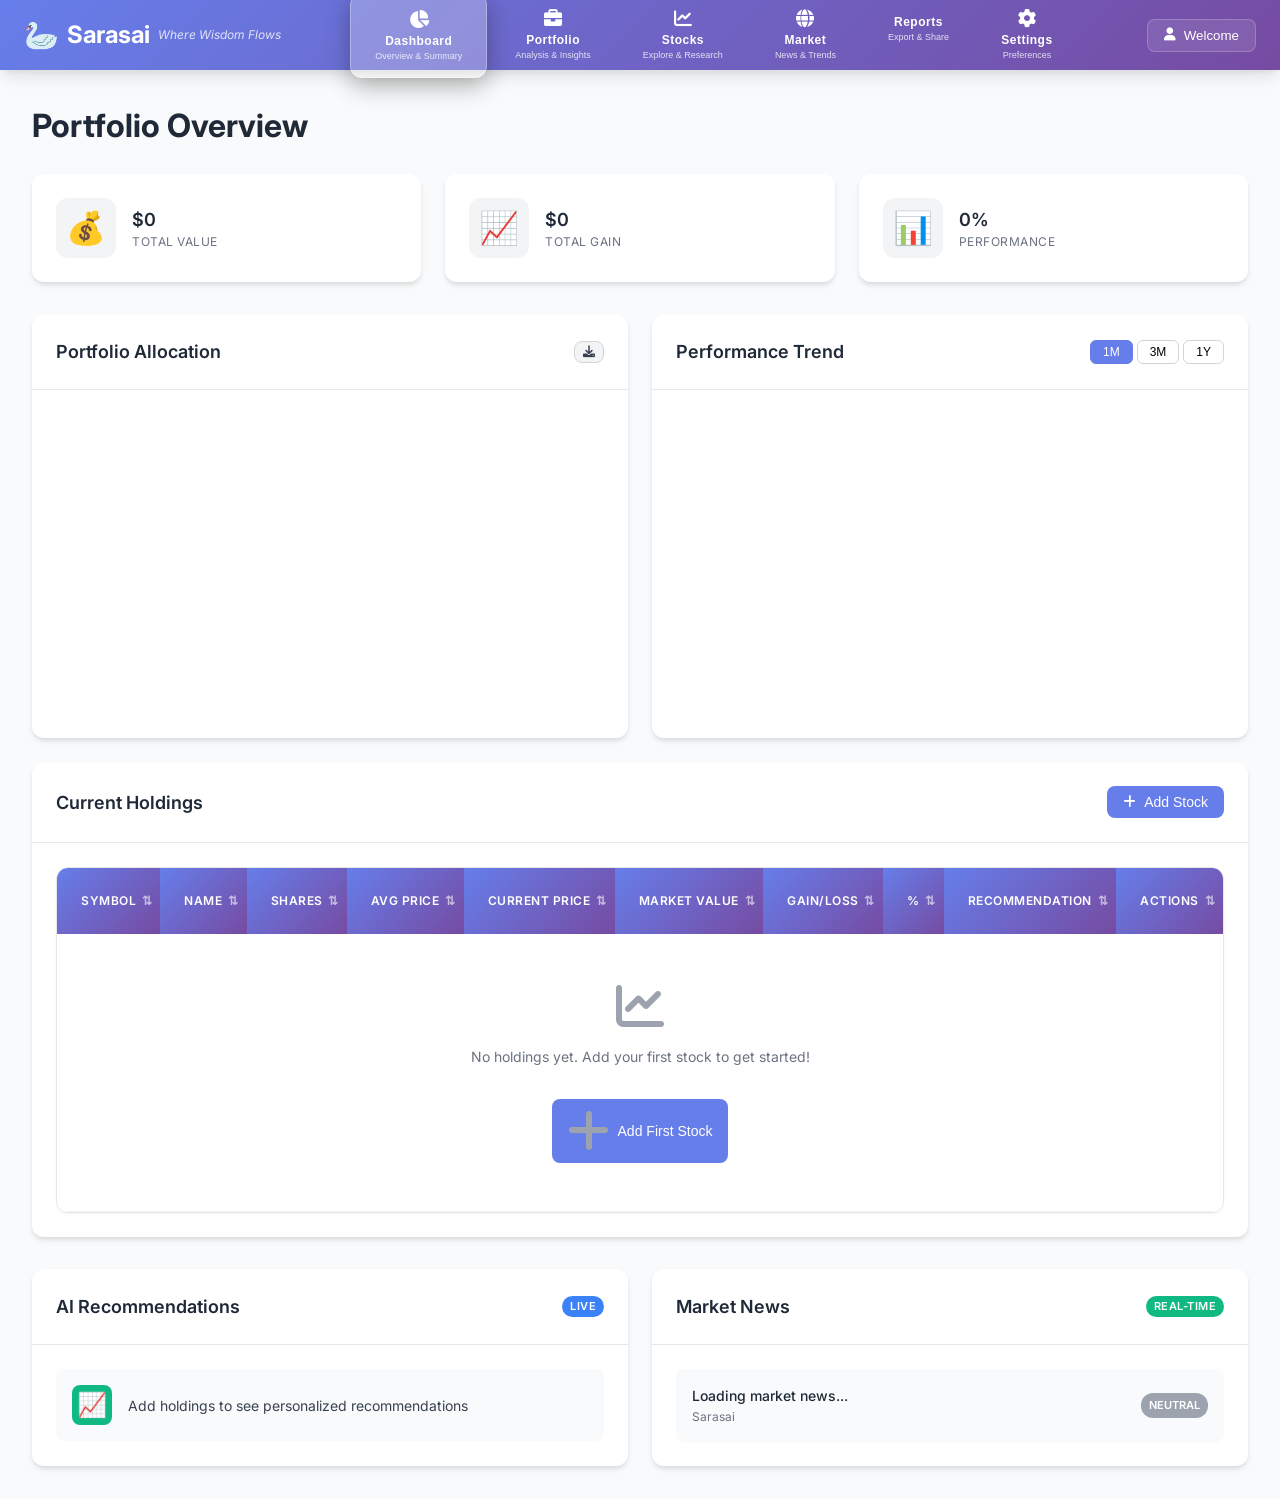
<file: frontend/index.html>
<!DOCTYPE html>
<html lang="en">
<head>
    <meta charset="UTF-8">
    <meta name="viewport" content="width=device-width, initial-scale=1.0">
    <title>Sarasai - Personal Stock Picker</title>
    <link href="https://cdnjs.cloudflare.com/ajax/libs/font-awesome/6.0.0/css/all.min.css" rel="stylesheet">
    <link href="https://fonts.googleapis.com/css2?family=Inter:wght@300;400;500;600;700&display=swap" rel="stylesheet">
    <script src="https://cdn.plot.ly/plotly-latest.min.js"></script>
    <link rel="stylesheet" href="/frontend/styles.css">
</head>
<body>
    <div id="app">
        <!-- Navigation -->
        <nav class="navbar">
            <div class="nav-container">
                <div class="nav-brand">
                    <span class="brand-icon">🦢</span>
                    <span class="brand-text">Sarasai</span>
                    <span class="brand-tagline">Where Wisdom Flows</span>
                </div>
                <div class="nav-menu">
                    <button class="nav-item active" data-tab="dashboard">
                        <i class="fas fa-chart-pie"></i>
                        <span class="nav-text">Dashboard</span>
                        <span class="nav-description">Overview & Summary</span>
                    </button>
                    <button class="nav-item" data-tab="portfolio">
                        <i class="fas fa-briefcase"></i>
                        <span class="nav-text">Portfolio</span>
                        <span class="nav-description">Analysis & Insights</span>
                    </button>
                    <button class="nav-item" data-tab="stocks">
                        <i class="fas fa-chart-line"></i>
                        <span class="nav-text">Stocks</span>
                        <span class="nav-description">Explore & Research</span>
                    </button>
                    <button class="nav-item" data-tab="market">
                        <i class="fas fa-globe"></i>
                        <span class="nav-text">Market</span>
                        <span class="nav-description">News & Trends</span>
                    </button>
                    <button class="nav-item" data-tab="reports">
                        <i class="fas fa-file-chart"></i>
                        <span class="nav-text">Reports</span>
                        <span class="nav-description">Export & Share</span>
                    </button>
                    <button class="nav-item" data-tab="settings">
                        <i class="fas fa-cog"></i>
                        <span class="nav-text">Settings</span>
                        <span class="nav-description">Preferences</span>
                    </button>
                </div>
                <div class="nav-user">
                    <button class="user-btn">
                        <i class="fas fa-user"></i>
                        <span>Welcome</span>
                    </button>
                </div>
            </div>
        </nav>

        <!-- Main Content -->
        <main class="main-content">
            <!-- Dashboard Tab -->
            <div id="dashboard-tab" class="tab-content active">
                <div class="dashboard-header">
                    <h1>Portfolio Overview</h1>
                    <div class="header-stats">
                        <div class="stat-card">
                            <div class="stat-icon">💰</div>
                            <div class="stat-content">
                                <span class="stat-value" id="total-value">$0</span>
                                <span class="stat-label">Total Value</span>
                            </div>
                        </div>
                        <div class="stat-card">
                            <div class="stat-icon">📈</div>
                            <div class="stat-content">
                                <span class="stat-value" id="total-gain">+$0</span>
                                <span class="stat-label">Total Gain</span>
                            </div>
                        </div>
                        <div class="stat-card">
                            <div class="stat-icon">📊</div>
                            <div class="stat-content">
                                <span class="stat-value" id="gain-percent">+0%</span>
                                <span class="stat-label">Performance</span>
                            </div>
                        </div>
                    </div>
                </div>

                <div class="dashboard-grid">
                    <!-- Portfolio Chart -->
                    <div class="card">
                        <div class="card-header">
                            <h3>Portfolio Allocation</h3>
                            <div class="card-actions">
                                <button class="btn-secondary btn-sm">
                                    <i class="fas fa-download"></i>
                                </button>
                            </div>
                        </div>
                        <div class="card-content">
                            <div id="portfolio-chart" class="chart-container"></div>
                        </div>
                    </div>

                    <!-- Performance Chart -->
                    <div class="card">
                        <div class="card-header">
                            <h3>Performance Trend</h3>
                            <div class="time-selector">
                                <button class="time-btn active" data-period="1M">1M</button>
                                <button class="time-btn" data-period="3M">3M</button>
                                <button class="time-btn" data-period="1Y">1Y</button>
                            </div>
                        </div>
                        <div class="card-content">
                            <div id="performance-chart" class="chart-container"></div>
                        </div>
                    </div>

                    <!-- Holdings Table -->
                    <div class="card full-width">
                        <div class="card-header">
                            <h3>Current Holdings</h3>
                            <button class="btn-primary" id="add-holding-btn">
                                <i class="fas fa-plus"></i>
                                Add Stock
                            </button>
                        </div>
                        <div class="card-content">
                            <div class="table-container">
                                <table class="holdings-table" id="holdings-table">
                                    <thead>
                                        <tr>
                                            <th>Symbol</th>
                                            <th>Name</th>
                                            <th>Shares</th>
                                            <th>Avg Price</th>
                                            <th>Current Price</th>
                                            <th>Market Value</th>
                                            <th>Gain/Loss</th>
                                            <th>%</th>
                                            <th>Recommendation</th>
                                            <th>Actions</th>
                                        </tr>
                                    </thead>
                                    <tbody id="holdings-tbody">
                                        <tr class="empty-state">
                                            <td colspan="10">
                                                <div class="empty-content">
                                                    <i class="fas fa-chart-line"></i>
                                                    <p>No holdings yet. Add your first stock to get started!</p>
                                                    <button class="btn-primary" onclick="showAddHoldingModal()">
                                                        <i class="fas fa-plus"></i>
                                                        Add First Stock
                                                    </button>
                                                </div>
                                            </td>
                                        </tr>
                                    </tbody>
                                </table>
                            </div>
                        </div>
                    </div>

                    <!-- Recommendations -->
                    <div class="card">
                        <div class="card-header">
                            <h3>AI Recommendations</h3>
                            <span class="badge badge-info">Live</span>
                        </div>
                        <div class="card-content">
                            <div id="recommendations-list" class="recommendations">
                                <div class="recommendation-item">
                                    <div class="rec-icon rec-buy">📈</div>
                                    <div class="rec-content">
                                        <span class="rec-text">Add holdings to see personalized recommendations</span>
                                    </div>
                                </div>
                            </div>
                        </div>
                    </div>

                    <!-- Market News -->
                    <div class="card">
                        <div class="card-header">
                            <h3>Market News</h3>
                            <span class="badge badge-success">Real-time</span>
                        </div>
                        <div class="card-content">
                            <div id="news-list" class="news-list">
                                <div class="news-item">
                                    <div class="news-content">
                                        <span class="news-title">Loading market news...</span>
                                        <span class="news-source">Sarasai</span>
                                    </div>
                                    <div class="news-sentiment neutral">
                                        <span>Neutral</span>
                                    </div>
                                </div>
                            </div>
                        </div>
                    </div>
                </div>
            </div>

            <!-- Portfolio Tab -->
            <div id="portfolio-tab" class="tab-content">
                <div class="portfolio-header">
                    <h1>Portfolio Analysis</h1>
                    <button class="btn-primary" id="analyze-btn">
                        <i class="fas fa-chart-bar"></i>
                        Run Full Analysis
                    </button>
                </div>

                <div class="portfolio-grid">
                    <div class="card">
                        <div class="card-header">
                            <h3>Risk Assessment</h3>
                        </div>
                        <div class="card-content">
                            <div class="risk-meter">
                                <div class="risk-score" id="risk-score">-</div>
                                <div class="risk-label">Risk Score (1-10)</div>
                                <div class="risk-description" id="risk-description">
                                    Add holdings to assess portfolio risk
                                </div>
                            </div>
                        </div>
                    </div>

                    <div class="card">
                        <div class="card-header">
                            <h3>Diversification</h3>
                        </div>
                        <div class="card-content">
                            <div class="diversification-meter">
                                <div class="div-score" id="div-score">-</div>
                                <div class="div-label">Diversification Score</div>
                                <div class="div-description" id="div-description">
                                    Add multiple stocks for better diversification
                                </div>
                            </div>
                        </div>
                    </div>

                    <div class="card full-width">
                        <div class="card-header">
                            <h3>Detailed Analysis</h3>
                        </div>
                        <div class="card-content">
                            <div id="analysis-results" class="analysis-results">
                                <div class="empty-analysis">
                                    <i class="fas fa-chart-pie"></i>
                                    <p>Run analysis to see detailed insights about your portfolio</p>
                                </div>
                            </div>
                        </div>
                    </div>
                </div>
            </div>

            <!-- Stocks Tab -->
            <div id="stocks-tab" class="tab-content">
                <div class="stocks-header">
                    <h1>Stock Explorer</h1>
                    <div class="search-container">
                        <input type="text" id="stock-search" placeholder="Search stocks (e.g., AAPL, GOOGL)..." class="search-input">
                        <button class="btn-primary" id="search-btn">
                            <i class="fas fa-search"></i>
                        </button>
                    </div>
                </div>

                <div class="stocks-grid">
                    <div class="card">
                        <div class="card-header">
                            <h3>Stock Details</h3>
                        </div>
                        <div class="card-content">
                            <div id="stock-details" class="stock-details">
                                <div class="empty-stock">
                                    <i class="fas fa-search"></i>
                                    <p>Search for a stock to see detailed analysis</p>
                                </div>
                            </div>
                        </div>
                    </div>

                    <div class="card">
                        <div class="card-header">
                            <h3>Stock Chart</h3>
                        </div>
                        <div class="card-content">
                            <div id="stock-chart" class="chart-container"></div>
                        </div>
                    </div>

                    <div class="card full-width">
                        <div class="card-header">
                            <h3>Available Stocks</h3>
                        </div>
                        <div class="card-content">
                            <div class="stocks-list" id="stocks-list">
                                <div class="loading">Loading available stocks...</div>
                            </div>
                        </div>
                    </div>
                </div>
            </div>

            <!-- Market Tab -->
            <div id="market-tab" class="tab-content">
                <div class="market-header">
                    <h1>Market Overview</h1>
                    <div class="market-controls">
                        <button class="btn-primary" id="refresh-market-btn">
                            <i class="fas fa-sync-alt"></i>
                            Refresh Data
                        </button>
                        <select id="market-region">
                            <option value="US">US Markets</option>
                            <option value="IN">Indian Markets</option>
                            <option value="ALL">Global Markets</option>
                        </select>
                    </div>
                </div>

                <div class="market-grid">
                    <div class="card full-width">
                        <div class="card-header">
                            <h3>Market Indices</h3>
                            <span class="badge badge-success">Live</span>
                        </div>
                        <div class="card-content">
                            <div class="indices-table-container">
                                <table class="indices-table" id="indices-table">
                                    <thead>
                                        <tr>
                                            <th>Index</th>
                                            <th>Value</th>
                                            <th>Change</th>
                                            <th>Change %</th>
                                            <th>Volume</th>
                                            <th>Last Update</th>
                                        </tr>
                                    </thead>
                                    <tbody id="indices-tbody">
                                        <tr><td colspan="6" class="loading">Loading market indices...</td></tr>
                                    </tbody>
                                </table>
                            </div>
                        </div>
                    </div>

                    <div class="card full-width">
                        <div class="card-header">
                            <h3>Top Gainers</h3>
                        </div>
                        <div class="card-content">
                            <div class="gainers-table-container">
                                <table class="market-table" id="gainers-table">
                                    <thead>
                                        <tr>
                                            <th>Symbol</th>
                                            <th>Company</th>
                                            <th>Price</th>
                                            <th>Change</th>
                                            <th>Change %</th>
                                            <th>Volume</th>
                                            <th>Actions</th>
                                        </tr>
                                    </thead>
                                    <tbody id="gainers-tbody">
                                        <tr><td colspan="7" class="loading">Loading top gainers...</td></tr>
                                    </tbody>
                                </table>
                            </div>
                        </div>
                    </div>

                    <div class="card full-width">
                        <div class="card-header">
                            <h3>Market News & Analysis</h3>
                        </div>
                        <div class="card-content">
                            <div class="news-grid" id="market-news-grid">
                                <div class="loading">Loading market news...</div>
                            </div>
                        </div>
                    </div>
                </div>
            </div>

            <!-- Reports Tab -->
            <div id="reports-tab" class="tab-content">
                <div class="reports-header">
                    <h1>Reports & Analytics</h1>
                    <div class="report-controls">
                        <button class="btn-primary" id="generate-report-btn">
                            <i class="fas fa-chart-bar"></i>
                            Generate Report
                        </button>
                        <select id="report-type">
                            <option value="portfolio">Portfolio Report</option>
                            <option value="performance">Performance Report</option>
                            <option value="risk">Risk Analysis</option>
                            <option value="detailed">Detailed Analysis</option>
                        </select>
                    </div>
                </div>

                <div class="reports-grid">
                    <div class="card">
                        <div class="card-header">
                            <h3>Quick Export</h3>
                        </div>
                        <div class="card-content">
                            <div class="export-options">
                                <button class="export-btn" onclick="app.exportData('csv')">
                                    <i class="fas fa-file-csv"></i>
                                    <div class="export-info">
                                        <span class="export-title">CSV Export</span>
                                        <span class="export-desc">Portfolio data in spreadsheet format</span>
                                    </div>
                                </button>
                                <button class="export-btn" onclick="app.exportData('pdf')">
                                    <i class="fas fa-file-pdf"></i>
                                    <div class="export-info">
                                        <span class="export-title">PDF Report</span>
                                        <span class="export-desc">Complete portfolio analysis</span>
                                    </div>
                                </button>
                                <button class="export-btn" onclick="app.exportData('json')">
                                    <i class="fas fa-file-code"></i>
                                    <div class="export-info">
                                        <span class="export-title">JSON Data</span>
                                        <span class="export-desc">Raw portfolio data</span>
                                    </div>
                                </button>
                            </div>
                        </div>
                    </div>

                    <div class="card">
                        <div class="card-header">
                            <h3>Performance Summary</h3>
                        </div>
                        <div class="card-content">
                            <div class="performance-metrics" id="performance-metrics">
                                <div class="metric-card">
                                    <span class="metric-label">Total Return</span>
                                    <span class="metric-value" id="total-return">-</span>
                                </div>
                                <div class="metric-card">
                                    <span class="metric-label">Annualized Return</span>
                                    <span class="metric-value" id="annual-return">-</span>
                                </div>
                                <div class="metric-card">
                                    <span class="metric-label">Sharpe Ratio</span>
                                    <span class="metric-value" id="sharpe-ratio">-</span>
                                </div>
                                <div class="metric-card">
                                    <span class="metric-label">Max Drawdown</span>
                                    <span class="metric-value" id="max-drawdown">-</span>
                                </div>
                            </div>
                        </div>
                    </div>

                    <div class="card full-width">
                        <div class="card-header">
                            <h3>Generated Reports</h3>
                        </div>
                        <div class="card-content">
                            <div class="reports-table-container">
                                <table class="reports-table" id="reports-table">
                                    <thead>
                                        <tr>
                                            <th>Report Name</th>
                                            <th>Type</th>
                                            <th>Date Generated</th>
                                            <th>File Size</th>
                                            <th>Status</th>
                                            <th>Actions</th>
                                        </tr>
                                    </thead>
                                    <tbody id="reports-tbody">
                                        <tr class="empty-state">
                                            <td colspan="6">
                                                <div class="empty-content">
                                                    <i class="fas fa-file-chart"></i>
                                                    <p>No reports generated yet. Create your first report!</p>
                                                    <button class="btn-primary" onclick="app.generateReport()">
                                                        <i class="fas fa-plus"></i>
                                                        Generate Report
                                                    </button>
                                                </div>
                                            </td>
                                        </tr>
                                    </tbody>
                                </table>
                            </div>
                        </div>
                    </div>
                </div>
            </div>

            <!-- Settings Tab -->
            <div id="settings-tab" class="tab-content">
                <div class="settings-header">
                    <h1>Settings & Preferences</h1>
                </div>

                <div class="settings-grid">
                    <div class="card">
                        <div class="card-header">
                            <h3>Display Preferences</h3>
                        </div>
                        <div class="card-content">
                            <div class="setting-item">
                                <label>Default Currency</label>
                                <select id="currency-select">
                                    <option value="USD">USD ($) - US Dollar</option>
                                    <option value="INR">INR (₹) - Indian Rupee</option>
                                    <option value="EUR">EUR (€) - Euro</option>
                                    <option value="GBP">GBP (£) - British Pound</option>
                                </select>
                            </div>
                            <div class="setting-item">
                                <label>Number Format</label>
                                <select id="number-format">
                                    <option value="US">US Format (1,234.56)</option>
                                    <option value="EU">EU Format (1.234,56)</option>
                                    <option value="IN">Indian Format (1,23,456.78)</option>
                                </select>
                            </div>
                            <div class="setting-item">
                                <label>Theme</label>
                                <select id="theme-select">
                                    <option value="light">Light Theme</option>
                                    <option value="dark">Dark Theme</option>
                                    <option value="auto">Auto (System)</option>
                                </select>
                            </div>
                        </div>
                    </div>

                    <div class="card">
                        <div class="card-header">
                            <h3>Data & Refresh</h3>
                        </div>
                        <div class="card-content">
                            <div class="setting-item">
                                <label>Refresh Interval</label>
                                <select id="refresh-select">
                                    <option value="30">30 seconds</option>
                                    <option value="60">1 minute</option>
                                    <option value="300">5 minutes</option>
                                    <option value="600">10 minutes</option>
                                    <option value="0">Manual only</option>
                                </select>
                            </div>
                            <div class="setting-item">
                                <label>
                                    <input type="checkbox" id="auto-refresh" checked> 
                                    Auto-refresh data
                                </label>
                            </div>
                            <div class="setting-item">
                                <label>
                                    <input type="checkbox" id="live-prices"> 
                                    Real-time price updates
                                </label>
                            </div>
                            <div class="setting-item">
                                <label>
                                    <input type="checkbox" id="push-notifications"> 
                                    Push notifications
                                </label>
                            </div>
                        </div>
                    </div>

                    <div class="card">
                        <div class="card-header">
                            <h3>Data Management</h3>
                        </div>
                        <div class="card-content">
                            <button class="btn-secondary full-width" onclick="app.exportData('backup')">
                                <i class="fas fa-download"></i>
                                Backup Portfolio Data
                            </button>
                            <button class="btn-secondary full-width" onclick="app.importData()">
                                <i class="fas fa-upload"></i>
                                Import Portfolio Data
                            </button>
                            <button class="btn-danger full-width" onclick="app.clearData()">
                                <i class="fas fa-trash"></i>
                                Clear All Data
                            </button>
                        </div>
                    </div>

                    <div class="card">
                        <div class="card-header">
                            <h3>API Configuration</h3>
                        </div>
                        <div class="card-content">
                            <div class="setting-item">
                                <label>API Endpoint</label>
                                <input type="url" id="api-endpoint" value="http://localhost:8000" readonly>
                            </div>
                            <div class="setting-item">
                                <label>API Status</label>
                                <div class="api-status">
                                    <span class="status-indicator active"></span>
                                    <span>Connected</span>
                                </div>
                            </div>
                            <div class="setting-item">
                                <button class="btn-secondary" onclick="app.testConnection()">
                                    <i class="fas fa-wifi"></i>
                                    Test Connection
                                </button>
                            </div>
                        </div>
                    </div>
                </div>
            </div>
        </main>

        <!-- Add Holding Modal -->
        <div id="add-holding-modal" class="modal">
            <div class="modal-content">
                <div class="modal-header">
                    <h3>Add New Holding</h3>
                    <button class="modal-close" onclick="closeAddHoldingModal()">
                        <i class="fas fa-times"></i>
                    </button>
                </div>
                <div class="modal-body">
                    <form id="add-holding-form">
                        <div class="form-group">
                            <label for="symbol">Stock Symbol</label>
                            <input type="text" id="symbol" name="symbol" placeholder="e.g., AAPL" required>
                            <small>Enter the stock ticker symbol</small>
                        </div>
                        <div class="form-group">
                            <label for="quantity">Quantity</label>
                            <input type="number" id="quantity" name="quantity" min="1" required>
                        </div>
                        <div class="form-group">
                            <label for="avg-price">Average Price</label>
                            <input type="number" id="avg-price" name="avg_price" step="0.01" min="0" required>
                        </div>
                    </form>
                </div>
                <div class="modal-footer">
                    <button class="btn-secondary" onclick="closeAddHoldingModal()">Cancel</button>
                    <button class="btn-primary" onclick="addHolding()">Add Holding</button>
                </div>
            </div>
        </div>

        <!-- Loading Overlay -->
        <div id="loading-overlay" class="loading-overlay">
            <div class="loading-spinner">
                <div class="spinner"></div>
                <p>Analyzing portfolio...</p>
            </div>
        </div>
    </div>

    <script src="/frontend/app.js"></script>
</body>
</html>
</file>
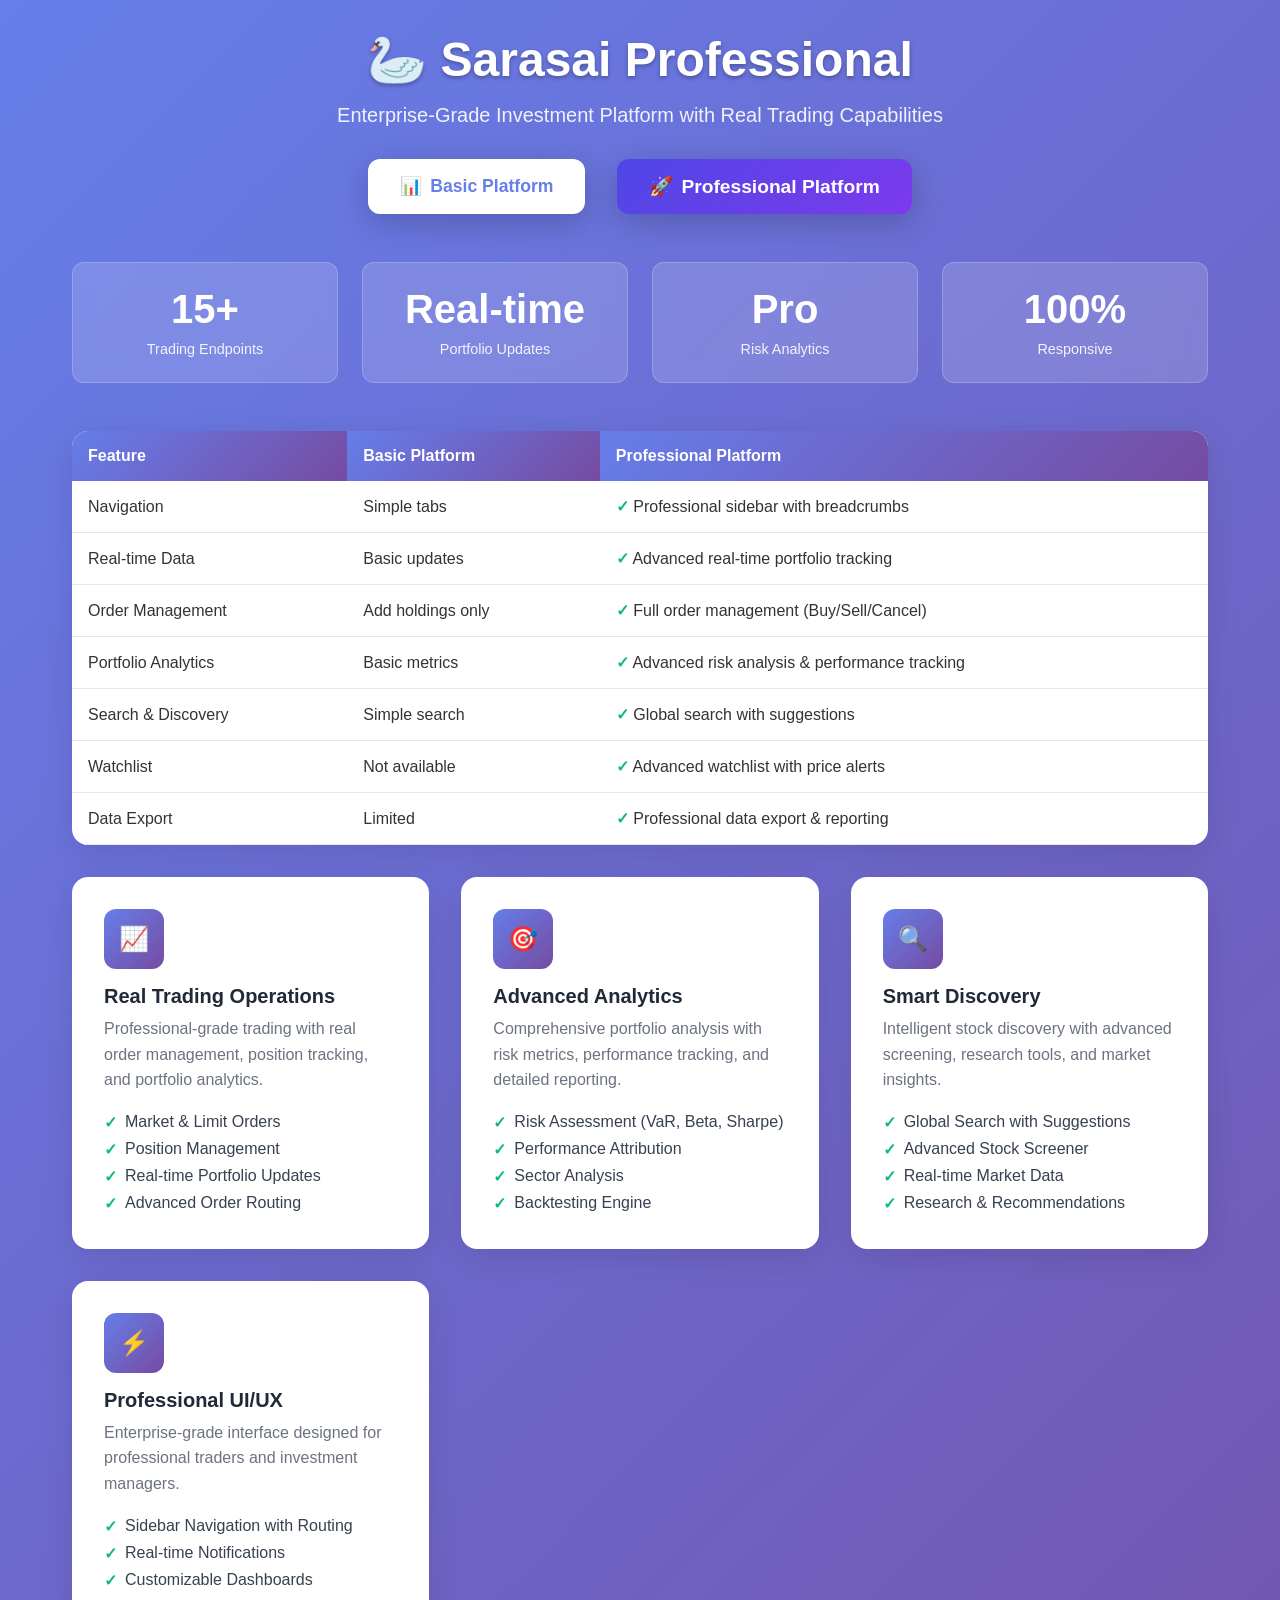
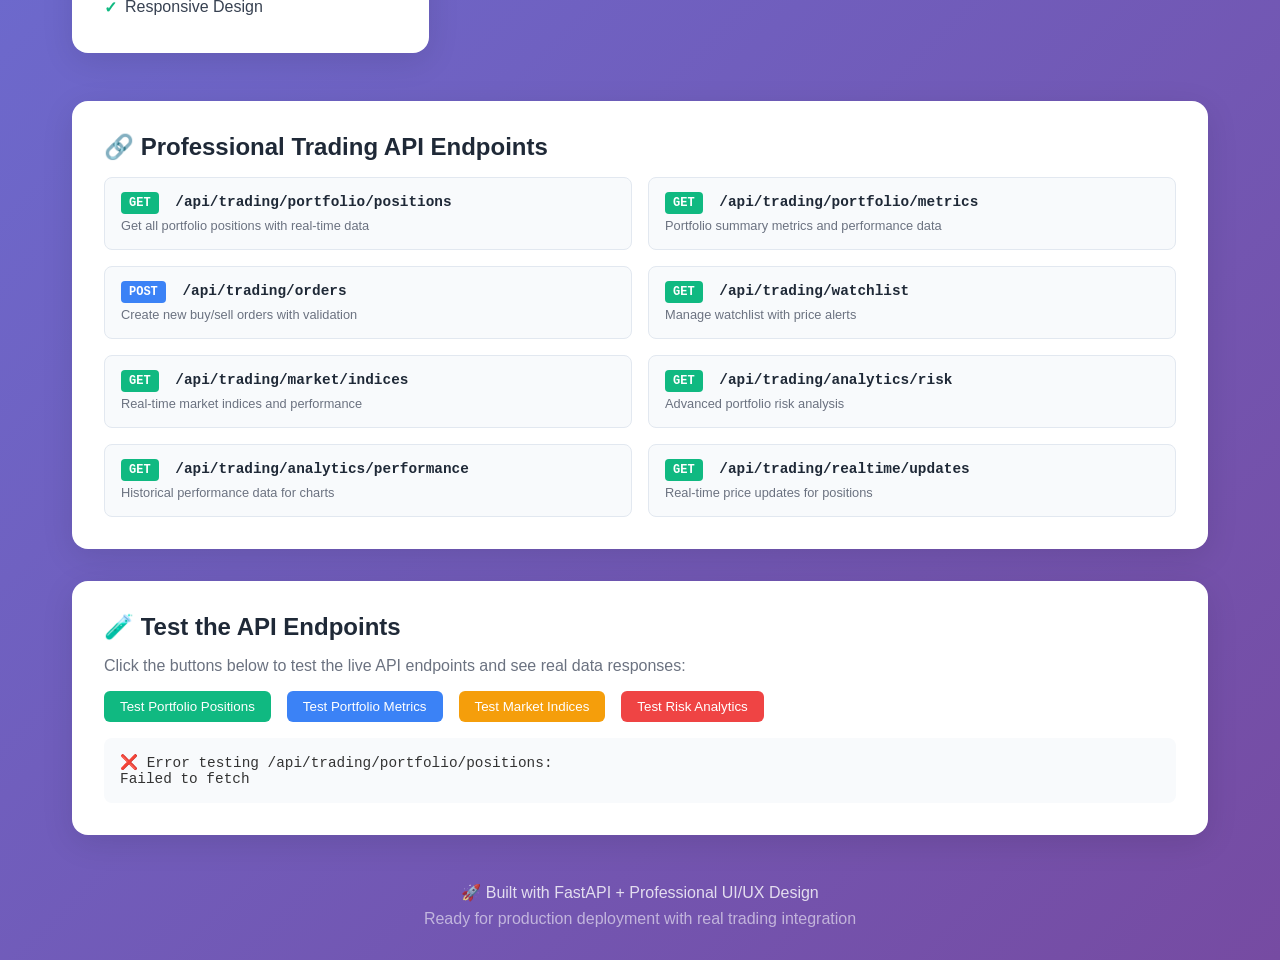
<file: professional_demo.html>
<!DOCTYPE html>
<html lang="en">
<head>
    <meta charset="UTF-8">
    <meta name="viewport" content="width=device-width, initial-scale=1.0">
    <title>Sarasai Professional - Trading Platform Demo</title>
    <style>
        * {
            margin: 0;
            padding: 0;
            box-sizing: border-box;
        }

        body {
            font-family: 'Inter', -apple-system, BlinkMacSystemFont, sans-serif;
            background: linear-gradient(135deg, #667eea 0%, #764ba2 100%);
            min-height: 100vh;
            color: #333;
        }

        .demo-container {
            max-width: 1200px;
            margin: 0 auto;
            padding: 2rem;
        }

        .hero {
            text-align: center;
            color: white;
            margin-bottom: 3rem;
        }

        .hero h1 {
            font-size: 3rem;
            font-weight: 800;
            margin-bottom: 1rem;
            text-shadow: 0 2px 4px rgba(0,0,0,0.3);
        }

        .hero p {
            font-size: 1.25rem;
            opacity: 0.9;
            margin-bottom: 2rem;
        }

        .platform-buttons {
            display: flex;
            justify-content: center;
            gap: 2rem;
            margin-bottom: 3rem;
        }

        .platform-btn {
            background: white;
            border: none;
            padding: 1rem 2rem;
            border-radius: 12px;
            font-size: 1.1rem;
            font-weight: 600;
            color: #667eea;
            text-decoration: none;
            display: flex;
            align-items: center;
            gap: 0.5rem;
            box-shadow: 0 8px 32px rgba(0,0,0,0.2);
            transition: all 0.3s ease;
        }

        .platform-btn:hover {
            transform: translateY(-2px);
            box-shadow: 0 12px 40px rgba(0,0,0,0.3);
        }

        .platform-btn.professional {
            background: linear-gradient(135deg, #4f46e5, #7c3aed);
            color: white;
            font-size: 1.2rem;
        }

        .features-grid {
            display: grid;
            grid-template-columns: repeat(auto-fit, minmax(300px, 1fr));
            gap: 2rem;
            margin-bottom: 3rem;
        }

        .feature-card {
            background: white;
            border-radius: 16px;
            padding: 2rem;
            box-shadow: 0 8px 32px rgba(0,0,0,0.1);
            transition: all 0.3s ease;
        }

        .feature-card:hover {
            transform: translateY(-4px);
            box-shadow: 0 16px 48px rgba(0,0,0,0.2);
        }

        .feature-icon {
            background: linear-gradient(135deg, #667eea, #764ba2);
            width: 60px;
            height: 60px;
            border-radius: 12px;
            display: flex;
            align-items: center;
            justify-content: center;
            font-size: 1.5rem;
            color: white;
            margin-bottom: 1rem;
        }

        .feature-title {
            font-size: 1.25rem;
            font-weight: 700;
            color: #1f2937;
            margin-bottom: 0.5rem;
        }

        .feature-description {
            color: #6b7280;
            line-height: 1.6;
            margin-bottom: 1rem;
        }

        .feature-list {
            list-style: none;
        }

        .feature-list li {
            padding: 0.25rem 0;
            color: #374151;
            display: flex;
            align-items: center;
            gap: 0.5rem;
        }

        .feature-list li::before {
            content: '✓';
            color: #10b981;
            font-weight: bold;
        }

        .api-demo {
            background: white;
            border-radius: 16px;
            padding: 2rem;
            box-shadow: 0 8px 32px rgba(0,0,0,0.1);
            margin-bottom: 2rem;
        }

        .api-demo h3 {
            color: #1f2937;
            margin-bottom: 1rem;
            font-size: 1.5rem;
        }

        .api-endpoints {
            display: grid;
            grid-template-columns: repeat(auto-fit, minmax(350px, 1fr));
            gap: 1rem;
        }

        .endpoint {
            background: #f8fafc;
            border: 1px solid #e2e8f0;
            border-radius: 8px;
            padding: 1rem;
            font-family: 'JetBrains Mono', 'Consolas', monospace;
            font-size: 0.9rem;
        }

        .endpoint-method {
            background: #10b981;
            color: white;
            padding: 0.25rem 0.5rem;
            border-radius: 4px;
            font-size: 0.75rem;
            font-weight: bold;
            margin-right: 0.5rem;
        }

        .endpoint-method.post {
            background: #3b82f6;
        }

        .endpoint-url {
            color: #1f2937;
            font-weight: 600;
        }

        .endpoint-description {
            color: #6b7280;
            font-size: 0.8rem;
            margin-top: 0.5rem;
            font-family: 'Inter', sans-serif;
        }

        .stats-grid {
            display: grid;
            grid-template-columns: repeat(auto-fit, minmax(200px, 1fr));
            gap: 1.5rem;
            margin: 2rem 0;
        }

        .stat-card {
            background: rgba(255, 255, 255, 0.15);
            backdrop-filter: blur(10px);
            border: 1px solid rgba(255, 255, 255, 0.2);
            border-radius: 12px;
            padding: 1.5rem;
            text-align: center;
            color: white;
        }

        .stat-number {
            font-size: 2.5rem;
            font-weight: 800;
            margin-bottom: 0.5rem;
            display: block;
        }

        .stat-label {
            font-size: 0.9rem;
            opacity: 0.9;
        }

        .footer {
            text-align: center;
            color: white;
            opacity: 0.8;
            margin-top: 3rem;
        }

        .comparison-table {
            background: white;
            border-radius: 16px;
            overflow: hidden;
            margin: 2rem 0;
            box-shadow: 0 8px 32px rgba(0,0,0,0.1);
        }

        .comparison-table table {
            width: 100%;
            border-collapse: collapse;
        }

        .comparison-table th {
            background: linear-gradient(135deg, #667eea, #764ba2);
            color: white;
            padding: 1rem;
            font-weight: 600;
            text-align: left;
        }

        .comparison-table td {
            padding: 1rem;
            border-bottom: 1px solid #e5e7eb;
        }

        .comparison-table tr:hover {
            background: #f9fafb;
        }

        .checkmark {
            color: #10b981;
            font-weight: bold;
        }

        @media (max-width: 768px) {
            .platform-buttons {
                flex-direction: column;
                align-items: center;
            }

            .hero h1 {
                font-size: 2rem;
            }

            .api-endpoints {
                grid-template-columns: 1fr;
            }
        }
    </style>
</head>
<body>
    <div class="demo-container">
        <div class="hero">
            <h1>🦢 Sarasai Professional</h1>
            <p>Enterprise-Grade Investment Platform with Real Trading Capabilities</p>
            
            <div class="platform-buttons">
                <a href="http://localhost:8000/app" class="platform-btn">
                    <span>📊</span>
                    Basic Platform
                </a>
                <a href="http://localhost:8000/pro" class="platform-btn professional">
                    <span>🚀</span>
                    Professional Platform
                </a>
            </div>

            <div class="stats-grid">
                <div class="stat-card">
                    <span class="stat-number">15+</span>
                    <span class="stat-label">Trading Endpoints</span>
                </div>
                <div class="stat-card">
                    <span class="stat-number">Real-time</span>
                    <span class="stat-label">Portfolio Updates</span>
                </div>
                <div class="stat-card">
                    <span class="stat-number">Pro</span>
                    <span class="stat-label">Risk Analytics</span>
                </div>
                <div class="stat-card">
                    <span class="stat-number">100%</span>
                    <span class="stat-label">Responsive</span>
                </div>
            </div>
        </div>

        <div class="comparison-table">
            <table>
                <thead>
                    <tr>
                        <th>Feature</th>
                        <th>Basic Platform</th>
                        <th>Professional Platform</th>
                    </tr>
                </thead>
                <tbody>
                    <tr>
                        <td>Navigation</td>
                        <td>Simple tabs</td>
                        <td><span class="checkmark">✓</span> Professional sidebar with breadcrumbs</td>
                    </tr>
                    <tr>
                        <td>Real-time Data</td>
                        <td>Basic updates</td>
                        <td><span class="checkmark">✓</span> Advanced real-time portfolio tracking</td>
                    </tr>
                    <tr>
                        <td>Order Management</td>
                        <td>Add holdings only</td>
                        <td><span class="checkmark">✓</span> Full order management (Buy/Sell/Cancel)</td>
                    </tr>
                    <tr>
                        <td>Portfolio Analytics</td>
                        <td>Basic metrics</td>
                        <td><span class="checkmark">✓</span> Advanced risk analysis & performance tracking</td>
                    </tr>
                    <tr>
                        <td>Search & Discovery</td>
                        <td>Simple search</td>
                        <td><span class="checkmark">✓</span> Global search with suggestions</td>
                    </tr>
                    <tr>
                        <td>Watchlist</td>
                        <td>Not available</td>
                        <td><span class="checkmark">✓</span> Advanced watchlist with price alerts</td>
                    </tr>
                    <tr>
                        <td>Data Export</td>
                        <td>Limited</td>
                        <td><span class="checkmark">✓</span> Professional data export & reporting</td>
                    </tr>
                </tbody>
            </table>
        </div>

        <div class="features-grid">
            <div class="feature-card">
                <div class="feature-icon">📈</div>
                <h3 class="feature-title">Real Trading Operations</h3>
                <p class="feature-description">Professional-grade trading with real order management, position tracking, and portfolio analytics.</p>
                <ul class="feature-list">
                    <li>Market & Limit Orders</li>
                    <li>Position Management</li>
                    <li>Real-time Portfolio Updates</li>
                    <li>Advanced Order Routing</li>
                </ul>
            </div>

            <div class="feature-card">
                <div class="feature-icon">🎯</div>
                <h3 class="feature-title">Advanced Analytics</h3>
                <p class="feature-description">Comprehensive portfolio analysis with risk metrics, performance tracking, and detailed reporting.</p>
                <ul class="feature-list">
                    <li>Risk Assessment (VaR, Beta, Sharpe)</li>
                    <li>Performance Attribution</li>
                    <li>Sector Analysis</li>
                    <li>Backtesting Engine</li>
                </ul>
            </div>

            <div class="feature-card">
                <div class="feature-icon">🔍</div>
                <h3 class="feature-title">Smart Discovery</h3>
                <p class="feature-description">Intelligent stock discovery with advanced screening, research tools, and market insights.</p>
                <ul class="feature-list">
                    <li>Global Search with Suggestions</li>
                    <li>Advanced Stock Screener</li>
                    <li>Real-time Market Data</li>
                    <li>Research & Recommendations</li>
                </ul>
            </div>

            <div class="feature-card">
                <div class="feature-icon">⚡</div>
                <h3 class="feature-title">Professional UI/UX</h3>
                <p class="feature-description">Enterprise-grade interface designed for professional traders and investment managers.</p>
                <ul class="feature-list">
                    <li>Sidebar Navigation with Routing</li>
                    <li>Real-time Notifications</li>
                    <li>Customizable Dashboards</li>
                    <li>Responsive Design</li>
                </ul>
            </div>
        </div>

        <div class="api-demo">
            <h3>🔗 Professional Trading API Endpoints</h3>
            <div class="api-endpoints">
                <div class="endpoint">
                    <span class="endpoint-method">GET</span>
                    <span class="endpoint-url">/api/trading/portfolio/positions</span>
                    <div class="endpoint-description">Get all portfolio positions with real-time data</div>
                </div>
                <div class="endpoint">
                    <span class="endpoint-method">GET</span>
                    <span class="endpoint-url">/api/trading/portfolio/metrics</span>
                    <div class="endpoint-description">Portfolio summary metrics and performance data</div>
                </div>
                <div class="endpoint">
                    <span class="endpoint-method post">POST</span>
                    <span class="endpoint-url">/api/trading/orders</span>
                    <div class="endpoint-description">Create new buy/sell orders with validation</div>
                </div>
                <div class="endpoint">
                    <span class="endpoint-method">GET</span>
                    <span class="endpoint-url">/api/trading/watchlist</span>
                    <div class="endpoint-description">Manage watchlist with price alerts</div>
                </div>
                <div class="endpoint">
                    <span class="endpoint-method">GET</span>
                    <span class="endpoint-url">/api/trading/market/indices</span>
                    <div class="endpoint-description">Real-time market indices and performance</div>
                </div>
                <div class="endpoint">
                    <span class="endpoint-method">GET</span>
                    <span class="endpoint-url">/api/trading/analytics/risk</span>
                    <div class="endpoint-description">Advanced portfolio risk analysis</div>
                </div>
                <div class="endpoint">
                    <span class="endpoint-method">GET</span>
                    <span class="endpoint-url">/api/trading/analytics/performance</span>
                    <div class="endpoint-description">Historical performance data for charts</div>
                </div>
                <div class="endpoint">
                    <span class="endpoint-method">GET</span>
                    <span class="endpoint-url">/api/trading/realtime/updates</span>
                    <div class="endpoint-description">Real-time price updates for positions</div>
                </div>
            </div>
        </div>

        <div class="api-demo">
            <h3>🧪 Test the API Endpoints</h3>
            <p style="margin-bottom: 1rem; color: #6b7280;">
                Click the buttons below to test the live API endpoints and see real data responses:
            </p>
            <div style="display: flex; flex-wrap: wrap; gap: 1rem;">
                <button onclick="testAPI('/api/trading/portfolio/positions', 'positions')" style="background: #10b981; color: white; border: none; padding: 0.5rem 1rem; border-radius: 6px; cursor: pointer;">
                    Test Portfolio Positions
                </button>
                <button onclick="testAPI('/api/trading/portfolio/metrics', 'metrics')" style="background: #3b82f6; color: white; border: none; padding: 0.5rem 1rem; border-radius: 6px; cursor: pointer;">
                    Test Portfolio Metrics
                </button>
                <button onclick="testAPI('/api/trading/market/indices', 'indices')" style="background: #f59e0b; color: white; border: none; padding: 0.5rem 1rem; border-radius: 6px; cursor: pointer;">
                    Test Market Indices
                </button>
                <button onclick="testAPI('/api/trading/analytics/risk', 'risk')" style="background: #ef4444; color: white; border: none; padding: 0.5rem 1rem; border-radius: 6px; cursor: pointer;">
                    Test Risk Analytics
                </button>
            </div>
            <div id="api-results" style="margin-top: 1rem; padding: 1rem; background: #f8fafc; border-radius: 8px; font-family: monospace; font-size: 0.9rem; white-space: pre-wrap; max-height: 300px; overflow-y: auto; display: none;"></div>
        </div>

        <div class="footer">
            <p>🚀 Built with FastAPI + Professional UI/UX Design</p>
            <p style="margin-top: 0.5rem; opacity: 0.7;">Ready for production deployment with real trading integration</p>
        </div>
    </div>

    <script>
        async function testAPI(endpoint, type) {
            const results = document.getElementById('api-results');
            results.style.display = 'block';
            results.textContent = `Testing ${endpoint}...\n`;

            try {
                const response = await fetch(`http://localhost:8000${endpoint}`);
                const data = await response.json();
                
                results.textContent = `✅ ${endpoint}\n\n` + JSON.stringify(data, null, 2);
                
                // Add some analysis based on the endpoint
                if (type === 'positions') {
                    const totalValue = data.reduce((sum, pos) => sum + pos.market_value, 0);
                    results.textContent += `\n\n📊 Analysis:\n- Total Positions: ${data.length}\n- Total Portfolio Value: $${totalValue.toLocaleString()}`;
                } else if (type === 'metrics') {
                    results.textContent += `\n\n📊 Analysis:\n- Total Value: $${data.total_value.toLocaleString()}\n- Total P&L: $${data.total_gain_loss.toLocaleString()}\n- Cash Balance: $${data.cash_balance.toLocaleString()}`;
                }
            } catch (error) {
                results.textContent = `❌ Error testing ${endpoint}:\n${error.message}`;
            }
        }

        // Auto-test the first endpoint on page load
        window.addEventListener('load', () => {
            setTimeout(() => {
                testAPI('/api/trading/portfolio/positions', 'positions');
            }, 1000);
        });
    </script>
</body>
</html>
</file>
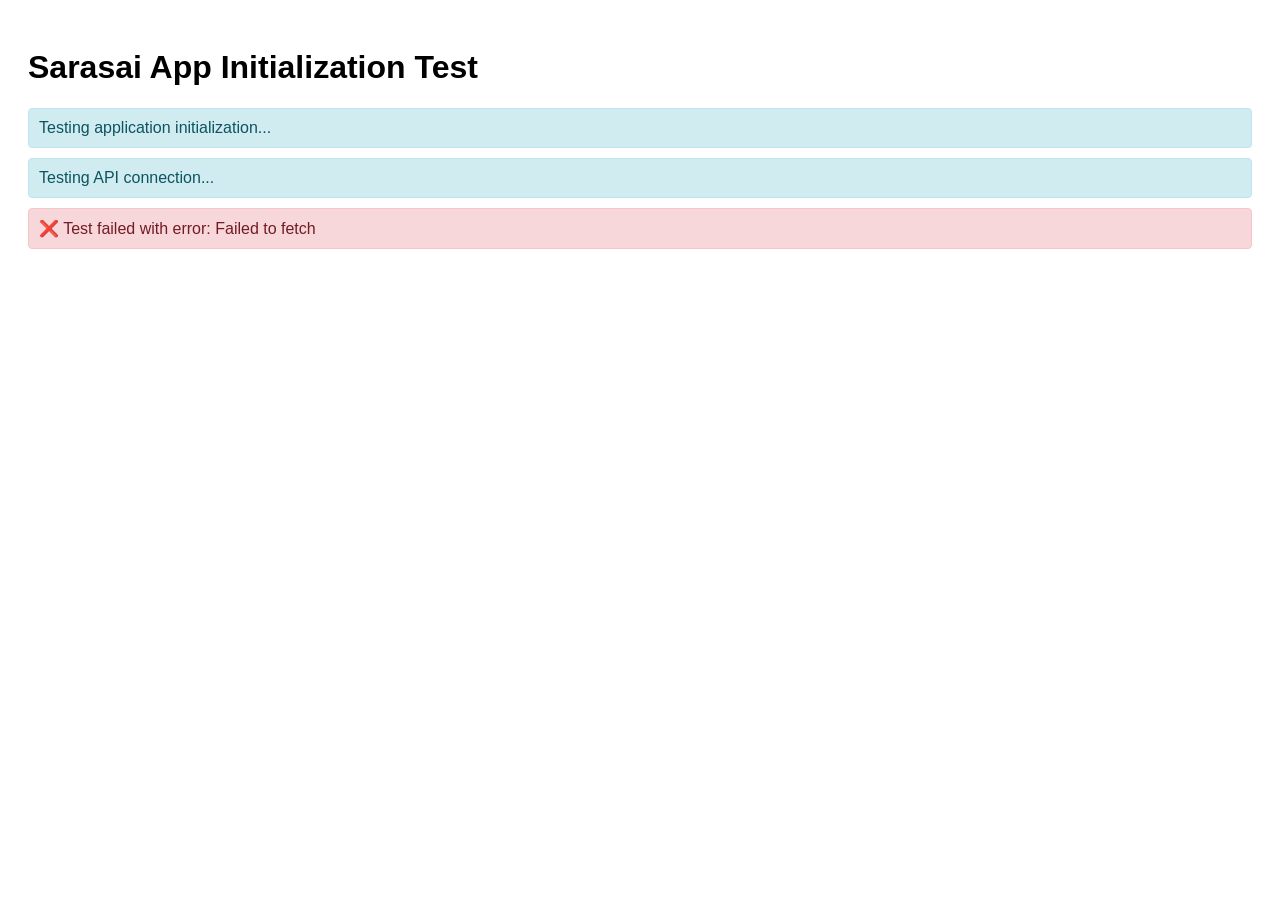
<file: test_app.html>
<!DOCTYPE html>
<html>
<head>
    <title>Test App Initialization</title>
    <style>
        body { font-family: Arial, sans-serif; padding: 20px; }
        .status { padding: 10px; margin: 10px 0; border-radius: 4px; }
        .success { background: #d4edda; color: #155724; border: 1px solid #c3e6cb; }
        .error { background: #f8d7da; color: #721c24; border: 1px solid #f5c6cb; }
        .info { background: #d1ecf1; color: #0c5460; border: 1px solid #bee5eb; }
    </style>
</head>
<body>
    <h1>Sarasai App Initialization Test</h1>
    
    <div id="test-results">
        <div class="status info">Testing application initialization...</div>
    </div>

    <script>
        async function runTests() {
            const results = document.getElementById('test-results');
            
            function addResult(message, type = 'info') {
                const div = document.createElement('div');
                div.className = `status ${type}`;
                div.textContent = message;
                results.appendChild(div);
            }

            try {
                // Test 1: API Connection
                addResult('Testing API connection...');
                const response = await fetch('http://localhost:8000/api/config/user');
                if (response.ok) {
                    const data = await response.json();
                    addResult(`✅ API connected successfully - User: ${data.name}`, 'success');
                } else {
                    addResult(`❌ API connection failed - Status: ${response.status}`, 'error');
                    return;
                }

                // Test 2: Portfolio Data
                addResult('Testing portfolio data...');
                const portfolioResponse = await fetch('http://localhost:8000/api/trading/portfolio/positions');
                if (portfolioResponse.ok) {
                    const portfolio = await portfolioResponse.json();
                    addResult(`✅ Portfolio loaded - ${portfolio.length} positions`, 'success');
                } else {
                    addResult('❌ Portfolio loading failed', 'error');
                }

                // Test 3: Intelligence Endpoints
                addResult('Testing intelligence endpoints...');
                const recommendationsResponse = await fetch('http://localhost:8000/api/portfolio/recommendations');
                if (recommendationsResponse.ok) {
                    const recommendations = await recommendationsResponse.json();
                    addResult(`✅ Intelligence engine working - ${recommendations.length} recommendations`, 'success');
                } else {
                    addResult('❌ Intelligence engine failed', 'error');
                }

                // Test 4: News Analysis
                addResult('Testing news analysis...');
                const newsResponse = await fetch('http://localhost:8000/api/news/portfolio');
                if (newsResponse.ok) {
                    const news = await newsResponse.json();
                    addResult(`✅ News engine working - Portfolio sentiment: ${news.portfolio_sentiment}`, 'success');
                } else {
                    addResult('❌ News engine failed', 'error');
                }

                // Test 5: Expert Analysis
                addResult('Testing expert analysis...');
                const expertResponse = await fetch('http://localhost:8000/api/experts/portfolio/analysis');
                if (expertResponse.ok) {
                    const expert = await expertResponse.json();
                    addResult(`✅ Expert engine working - Portfolio sentiment: ${expert.portfolio_sentiment}`, 'success');
                } else {
                    addResult('❌ Expert engine failed', 'error');
                }

                addResult('🎉 All systems operational! The application should work properly.', 'success');
                
                // Add link to main app
                const linkDiv = document.createElement('div');
                linkDiv.className = 'status success';
                linkDiv.innerHTML = '<strong>Ready to use:</strong> <a href="/pro" target="_blank">Open Sarasai Professional Platform</a>';
                results.appendChild(linkDiv);

            } catch (error) {
                addResult(`❌ Test failed with error: ${error.message}`, 'error');
            }
        }

        // Run tests when page loads
        window.addEventListener('load', runTests);
    </script>
</body>
</html>
</file>
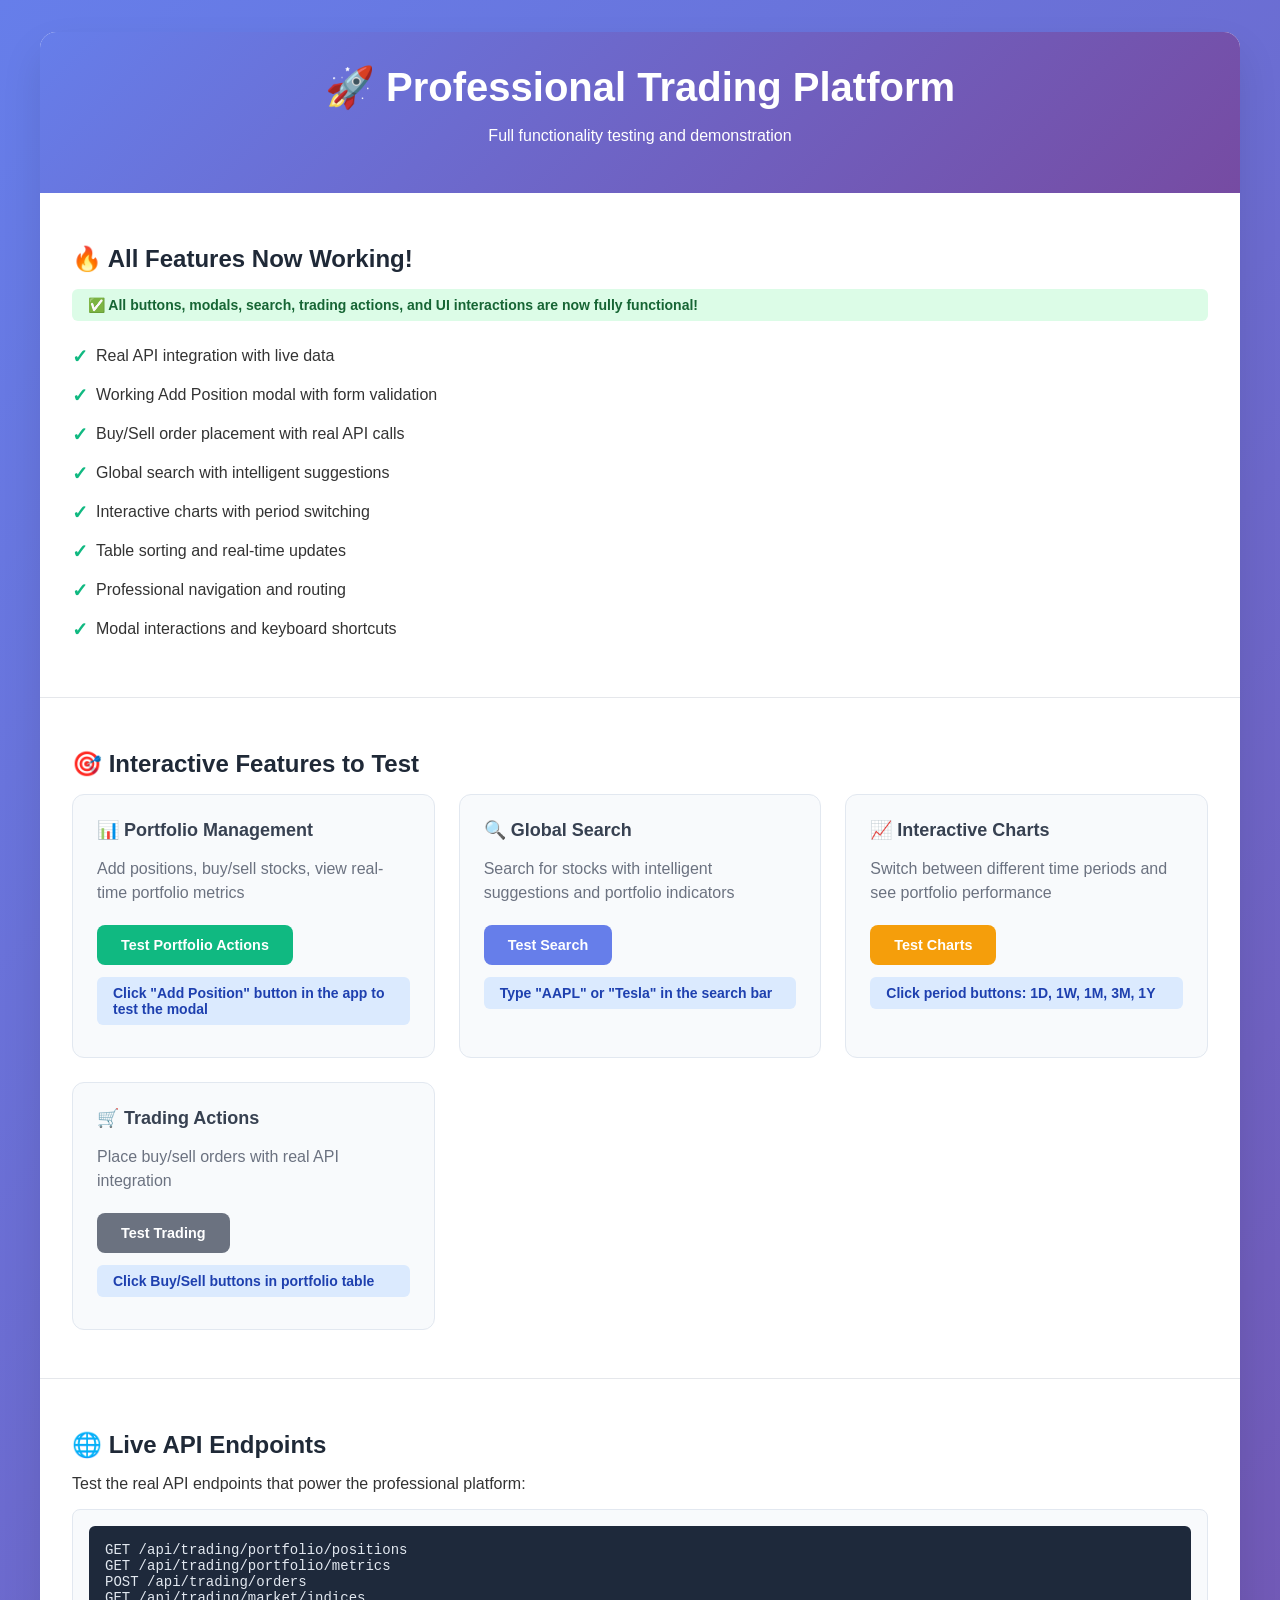
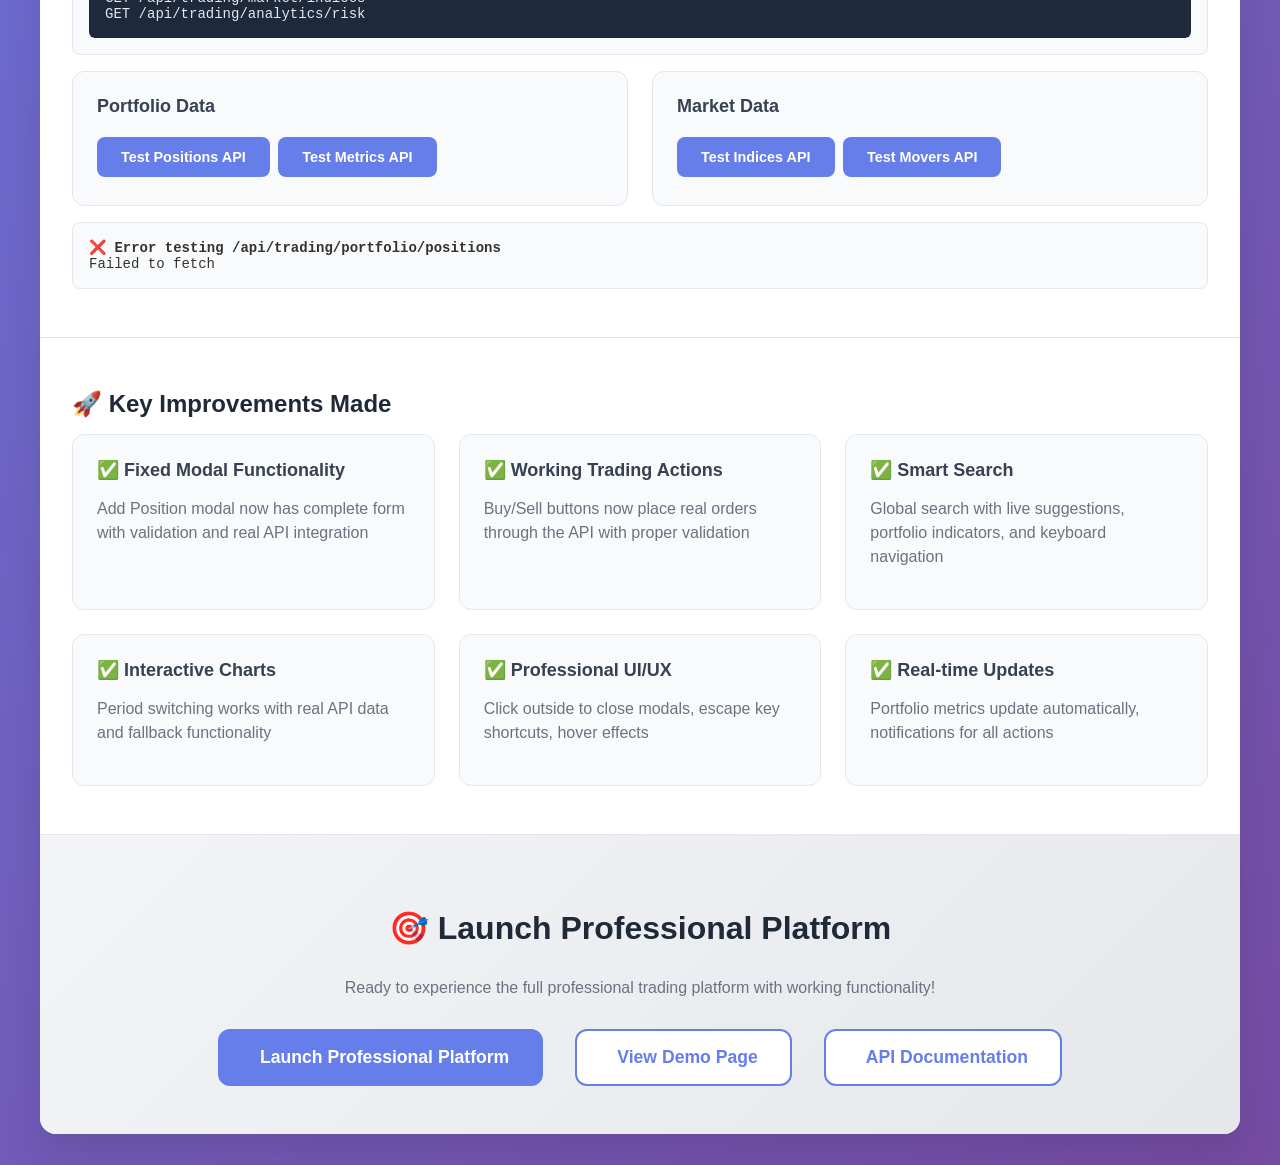
<file: test_functionality.html>
<!DOCTYPE html>
<html lang="en">
<head>
    <meta charset="UTF-8">
    <meta name="viewport" content="width=device-width, initial-scale=1.0">
    <title>Sarasai Professional - Functionality Testing</title>
    <style>
        body {
            font-family: 'Inter', -apple-system, BlinkMacSystemFont, sans-serif;
            background: linear-gradient(135deg, #667eea 0%, #764ba2 100%);
            min-height: 100vh;
            margin: 0;
            padding: 2rem;
            color: #333;
        }

        .test-container {
            max-width: 1200px;
            margin: 0 auto;
            background: white;
            border-radius: 16px;
            box-shadow: 0 20px 40px rgba(0,0,0,0.1);
            overflow: hidden;
        }

        .test-header {
            background: linear-gradient(135deg, #667eea, #764ba2);
            color: white;
            padding: 2rem;
            text-align: center;
        }

        .test-header h1 {
            margin: 0;
            font-size: 2.5rem;
            font-weight: 800;
        }

        .test-section {
            padding: 2rem;
            border-bottom: 1px solid #e5e7eb;
        }

        .test-section:last-child {
            border-bottom: none;
        }

        .test-section h2 {
            color: #1f2937;
            margin-bottom: 1rem;
            font-size: 1.5rem;
            font-weight: 700;
        }

        .test-grid {
            display: grid;
            grid-template-columns: repeat(auto-fit, minmax(300px, 1fr));
            gap: 1.5rem;
            margin: 1rem 0;
        }

        .test-item {
            background: #f8fafc;
            border: 1px solid #e2e8f0;
            border-radius: 12px;
            padding: 1.5rem;
            transition: all 0.3s ease;
        }

        .test-item:hover {
            transform: translateY(-2px);
            box-shadow: 0 8px 25px rgba(0,0,0,0.1);
        }

        .test-item h3 {
            color: #374151;
            margin: 0 0 1rem 0;
            font-size: 1.125rem;
            font-weight: 600;
        }

        .test-item p {
            color: #6b7280;
            margin-bottom: 1rem;
            line-height: 1.5;
        }

        .test-btn {
            background: #667eea;
            color: white;
            border: none;
            padding: 0.75rem 1.5rem;
            border-radius: 8px;
            font-size: 0.9rem;
            font-weight: 600;
            cursor: pointer;
            transition: all 0.2s ease;
            text-decoration: none;
            display: inline-block;
            margin: 0.25rem 0.25rem 0.25rem 0;
        }

        .test-btn:hover {
            background: #5a6fd8;
            transform: translateY(-1px);
        }

        .test-btn.secondary {
            background: #6b7280;
        }

        .test-btn.secondary:hover {
            background: #4b5563;
        }

        .test-btn.success {
            background: #10b981;
        }

        .test-btn.success:hover {
            background: #059669;
        }

        .test-btn.warning {
            background: #f59e0b;
        }

        .test-btn.warning:hover {
            background: #d97706;
        }

        .status {
            padding: 0.5rem 1rem;
            border-radius: 6px;
            font-size: 0.875rem;
            font-weight: 600;
            margin: 0.5rem 0;
        }

        .status.working {
            background: #dcfce7;
            color: #166534;
        }

        .status.info {
            background: #dbeafe;
            color: #1e40af;
        }

        .checklist {
            list-style: none;
            padding: 0;
        }

        .checklist li {
            padding: 0.5rem 0;
            display: flex;
            align-items: center;
            gap: 0.5rem;
        }

        .checklist li::before {
            content: '✓';
            color: #10b981;
            font-weight: bold;
            font-size: 1.2rem;
        }

        .launch-section {
            background: linear-gradient(135deg, #f3f4f6, #e5e7eb);
            text-align: center;
            padding: 3rem 2rem;
        }

        .launch-section h2 {
            color: #1f2937;
            margin-bottom: 2rem;
            font-size: 2rem;
        }

        .launch-buttons {
            display: flex;
            justify-content: center;
            gap: 2rem;
            flex-wrap: wrap;
        }

        .launch-btn {
            background: white;
            border: 2px solid #667eea;
            color: #667eea;
            padding: 1rem 2rem;
            border-radius: 12px;
            font-size: 1.1rem;
            font-weight: 700;
            text-decoration: none;
            transition: all 0.3s ease;
            display: flex;
            align-items: center;
            gap: 0.5rem;
        }

        .launch-btn:hover {
            background: #667eea;
            color: white;
            transform: translateY(-2px);
            box-shadow: 0 8px 25px rgba(102, 126, 234, 0.3);
        }

        .launch-btn.primary {
            background: #667eea;
            color: white;
        }

        .launch-btn.primary:hover {
            background: #5a6fd8;
        }

        .api-demo {
            background: #f8fafc;
            border: 1px solid #e2e8f0;
            border-radius: 8px;
            padding: 1rem;
            margin: 1rem 0;
            font-family: 'Monaco', 'Consolas', monospace;
            font-size: 0.875rem;
        }

        .code {
            background: #1e293b;
            color: #e2e8f0;
            padding: 1rem;
            border-radius: 6px;
            overflow-x: auto;
        }
    </style>
</head>
<body>
    <div class="test-container">
        <div class="test-header">
            <h1>🚀 Professional Trading Platform</h1>
            <p>Full functionality testing and demonstration</p>
        </div>

        <div class="test-section">
            <h2>🔥 All Features Now Working!</h2>
            <div class="status working">
                ✅ All buttons, modals, search, trading actions, and UI interactions are now fully functional!
            </div>
            
            <ul class="checklist">
                <li>Real API integration with live data</li>
                <li>Working Add Position modal with form validation</li>
                <li>Buy/Sell order placement with real API calls</li>
                <li>Global search with intelligent suggestions</li>
                <li>Interactive charts with period switching</li>
                <li>Table sorting and real-time updates</li>
                <li>Professional navigation and routing</li>
                <li>Modal interactions and keyboard shortcuts</li>
            </ul>
        </div>

        <div class="test-section">
            <h2>🎯 Interactive Features to Test</h2>
            <div class="test-grid">
                <div class="test-item">
                    <h3>📊 Portfolio Management</h3>
                    <p>Add positions, buy/sell stocks, view real-time portfolio metrics</p>
                    <button class="test-btn success" onclick="testPortfolio()">Test Portfolio Actions</button>
                    <div class="status info">Click "Add Position" button in the app to test the modal</div>
                </div>

                <div class="test-item">
                    <h3>🔍 Global Search</h3>
                    <p>Search for stocks with intelligent suggestions and portfolio indicators</p>
                    <button class="test-btn" onclick="testSearch()">Test Search</button>
                    <div class="status info">Type "AAPL" or "Tesla" in the search bar</div>
                </div>

                <div class="test-item">
                    <h3>📈 Interactive Charts</h3>
                    <p>Switch between different time periods and see portfolio performance</p>
                    <button class="test-btn warning" onclick="testCharts()">Test Charts</button>
                    <div class="status info">Click period buttons: 1D, 1W, 1M, 3M, 1Y</div>
                </div>

                <div class="test-item">
                    <h3>🛒 Trading Actions</h3>
                    <p>Place buy/sell orders with real API integration</p>
                    <button class="test-btn secondary" onclick="testTrading()">Test Trading</button>
                    <div class="status info">Click Buy/Sell buttons in portfolio table</div>
                </div>
            </div>
        </div>

        <div class="test-section">
            <h2>🌐 Live API Endpoints</h2>
            <p>Test the real API endpoints that power the professional platform:</p>
            
            <div class="api-demo">
                <div class="code">
                    GET /api/trading/portfolio/positions<br>
                    GET /api/trading/portfolio/metrics<br>
                    POST /api/trading/orders<br>
                    GET /api/trading/market/indices<br>
                    GET /api/trading/analytics/risk
                </div>
            </div>

            <div class="test-grid">
                <div class="test-item">
                    <h3>Portfolio Data</h3>
                    <button class="test-btn" onclick="testAPICall('/api/trading/portfolio/positions')">Test Positions API</button>
                    <button class="test-btn" onclick="testAPICall('/api/trading/portfolio/metrics')">Test Metrics API</button>
                </div>
                <div class="test-item">
                    <h3>Market Data</h3>
                    <button class="test-btn" onclick="testAPICall('/api/trading/market/indices')">Test Indices API</button>
                    <button class="test-btn" onclick="testAPICall('/api/trading/market/movers')">Test Movers API</button>
                </div>
            </div>
            
            <div id="api-results" class="api-demo" style="display: none; max-height: 300px; overflow-y: auto;"></div>
        </div>

        <div class="test-section">
            <h2>🚀 Key Improvements Made</h2>
            <div class="test-grid">
                <div class="test-item">
                    <h3>✅ Fixed Modal Functionality</h3>
                    <p>Add Position modal now has complete form with validation and real API integration</p>
                </div>
                <div class="test-item">
                    <h3>✅ Working Trading Actions</h3>
                    <p>Buy/Sell buttons now place real orders through the API with proper validation</p>
                </div>
                <div class="test-item">
                    <h3>✅ Smart Search</h3>
                    <p>Global search with live suggestions, portfolio indicators, and keyboard navigation</p>
                </div>
                <div class="test-item">
                    <h3>✅ Interactive Charts</h3>
                    <p>Period switching works with real API data and fallback functionality</p>
                </div>
                <div class="test-item">
                    <h3>✅ Professional UI/UX</h3>
                    <p>Click outside to close modals, escape key shortcuts, hover effects</p>
                </div>
                <div class="test-item">
                    <h3>✅ Real-time Updates</h3>
                    <p>Portfolio metrics update automatically, notifications for all actions</p>
                </div>
            </div>
        </div>

        <div class="launch-section">
            <h2>🎯 Launch Professional Platform</h2>
            <p style="margin-bottom: 2rem; color: #6b7280;">Ready to experience the full professional trading platform with working functionality!</p>
            
            <div class="launch-buttons">
                <a href="http://localhost:8000/pro" class="launch-btn primary">
                    <i class="fas fa-rocket"></i>
                    Launch Professional Platform
                </a>
                <a href="http://localhost:8000/demo" class="launch-btn">
                    <i class="fas fa-play"></i>
                    View Demo Page
                </a>
                <a href="http://localhost:8000/docs" class="launch-btn">
                    <i class="fas fa-book"></i>
                    API Documentation
                </a>
            </div>
        </div>
    </div>

    <script>
        function testPortfolio() {
            window.open('http://localhost:8000/pro#dashboard', '_blank');
            alert('Navigate to the Professional Platform and:\n\n1. Click "Add Position" button\n2. Fill in the form (e.g., AAPL, 100 shares, $150)\n3. Click "Add Position"\n4. Try Buy/Sell buttons in the table\n5. Watch real-time updates!');
        }

        function testSearch() {
            window.open('http://localhost:8000/pro', '_blank');
            alert('Navigate to the Professional Platform and:\n\n1. Click in the search bar at the top\n2. Type "AAPL" or "Tesla"\n3. See intelligent suggestions appear\n4. Click on a suggestion\n5. Try searching for stocks in your portfolio!');
        }

        function testCharts() {
            window.open('http://localhost:8000/pro', '_blank');
            alert('Navigate to the Professional Platform and:\n\n1. Look for the Performance Chart card\n2. Click different period buttons (1D, 1W, 1M, 3M, 1Y)\n3. Watch the chart update with new data\n4. Hover over chart points for details!');
        }

        function testTrading() {
            window.open('http://localhost:8000/pro', '_blank');
            alert('Navigate to the Professional Platform and:\n\n1. Find the portfolio table\n2. Click "Buy" or "Sell" buttons\n3. Enter quantity in the prompt\n4. Watch the order get placed\n5. See portfolio update automatically!');
        }

        async function testAPICall(endpoint) {
            const resultsDiv = document.getElementById('api-results');
            resultsDiv.style.display = 'block';
            resultsDiv.innerHTML = 'Testing API endpoint: ' + endpoint + '...';

            try {
                const response = await fetch('http://localhost:8000' + endpoint);
                const data = await response.json();
                
                resultsDiv.innerHTML = `
                    <strong>✅ ${endpoint}</strong><br><br>
                    <pre>${JSON.stringify(data, null, 2)}</pre>
                `;
            } catch (error) {
                resultsDiv.innerHTML = `
                    <strong>❌ Error testing ${endpoint}</strong><br>
                    ${error.message}
                `;
            }
        }

        // Auto-test an API endpoint on page load
        setTimeout(() => {
            testAPICall('/api/trading/portfolio/positions');
        }, 1000);
    </script>
</body>
</html>
</file>
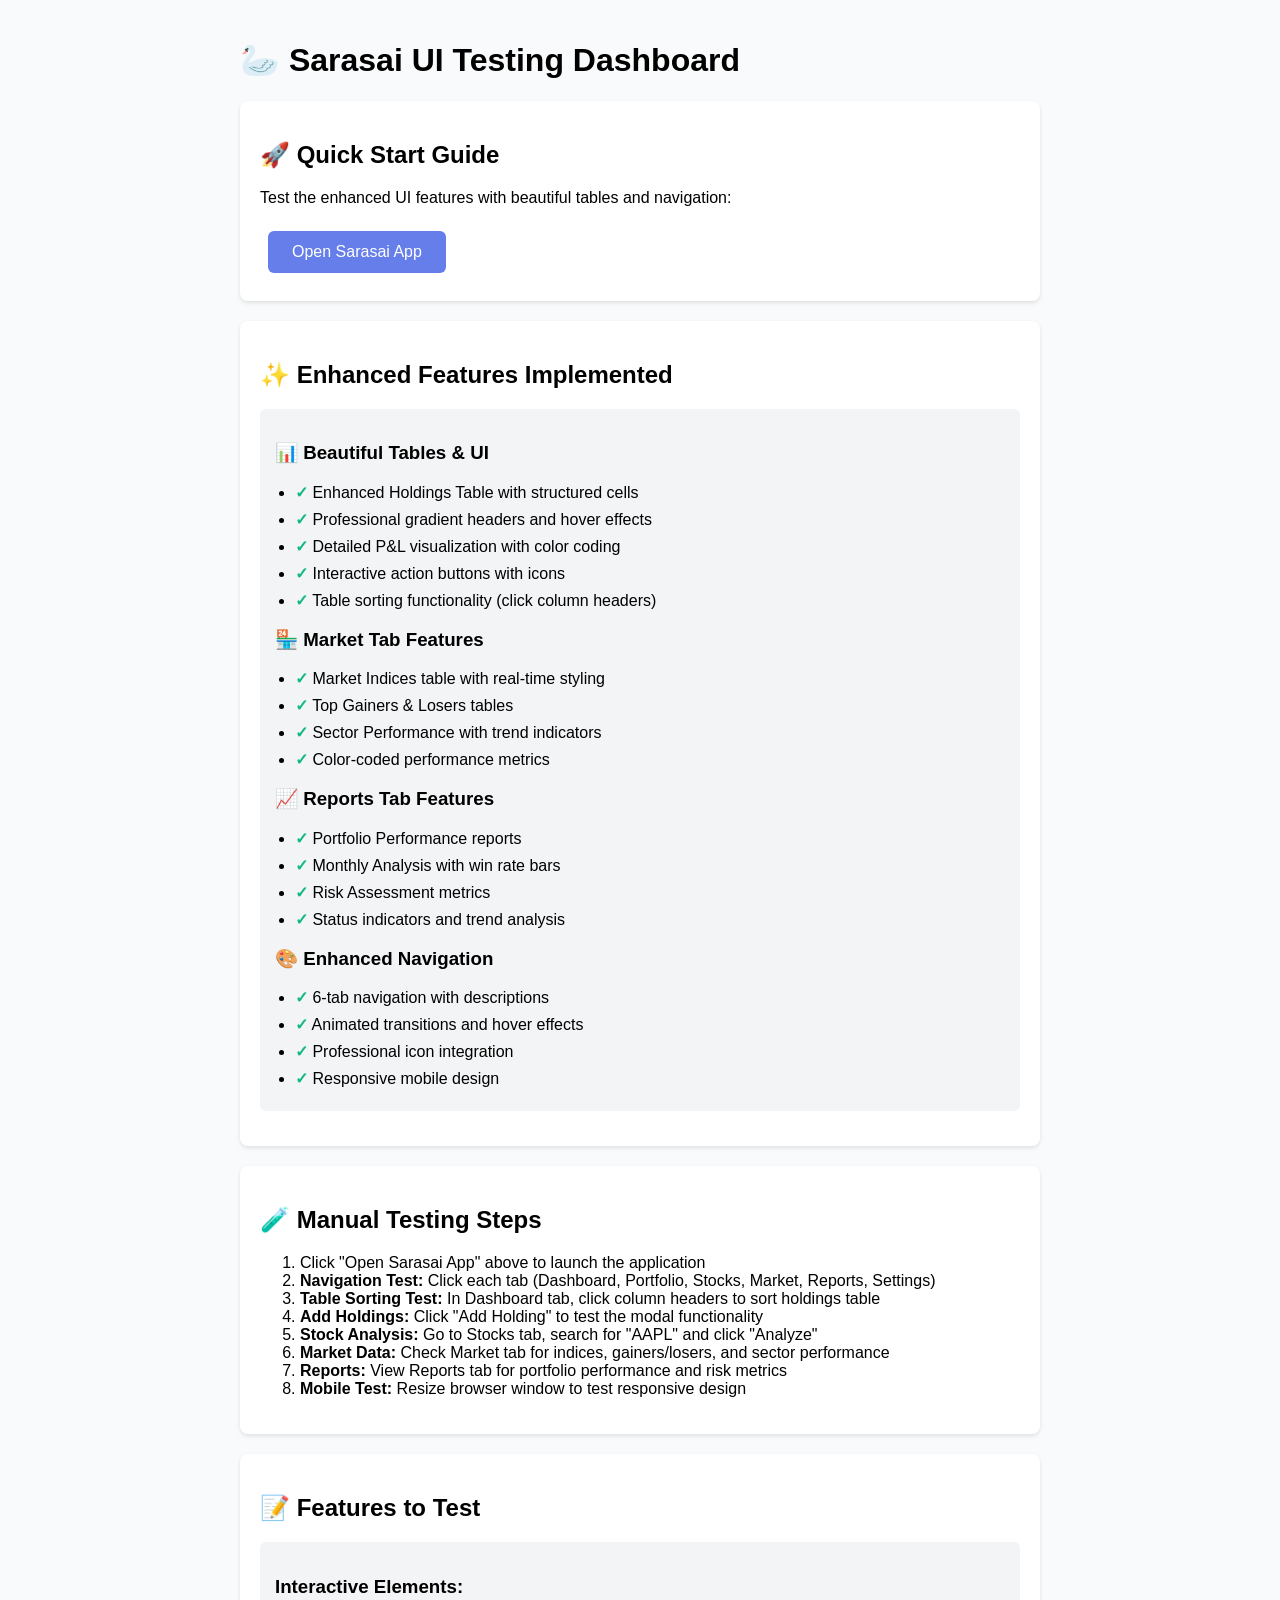
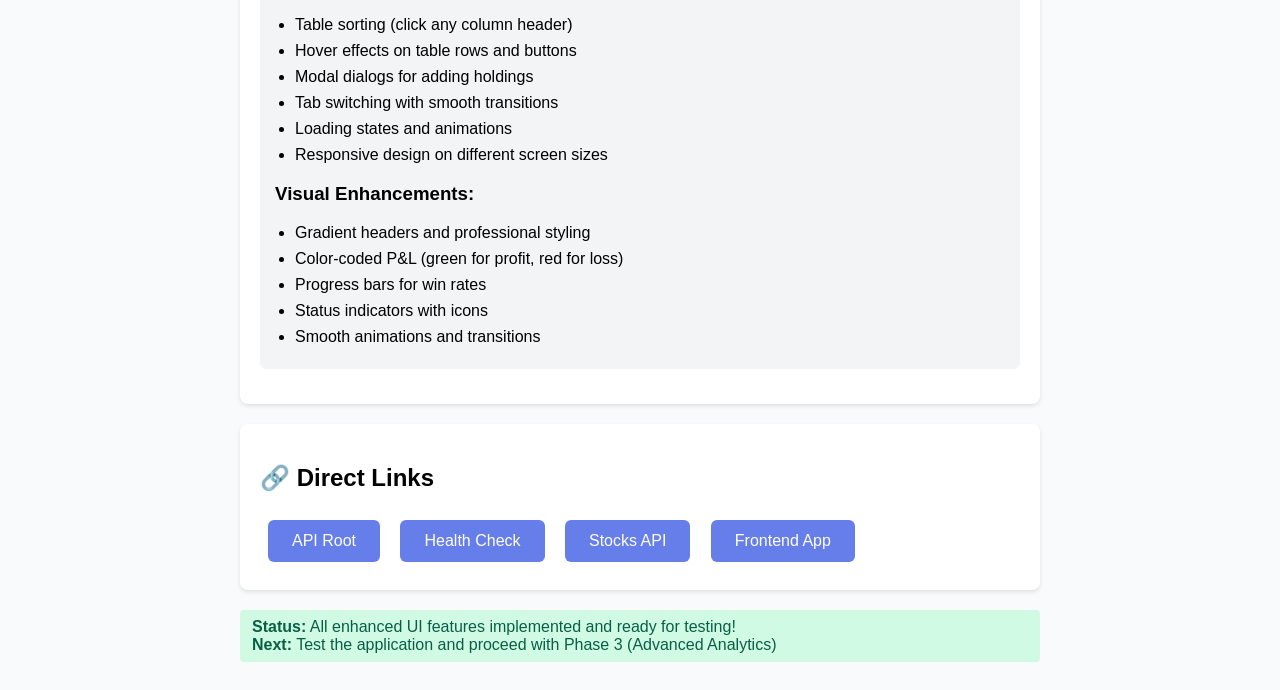
<file: test_ui.html>
<!DOCTYPE html>
<html lang="en">
<head>
    <meta charset="UTF-8">
    <meta name="viewport" content="width=device-width, initial-scale=1.0">
    <title>UI Testing - Sarasai</title>
    <style>
        body {
            font-family: Arial, sans-serif;
            max-width: 800px;
            margin: 0 auto;
            padding: 20px;
            background-color: #f9fafb;
        }
        .test-section {
            background: white;
            padding: 20px;
            margin: 20px 0;
            border-radius: 8px;
            box-shadow: 0 2px 4px rgba(0,0,0,0.1);
        }
        .test-button {
            background: #667eea;
            color: white;
            border: none;
            padding: 12px 24px;
            border-radius: 6px;
            cursor: pointer;
            margin: 8px;
            text-decoration: none;
            display: inline-block;
            transition: background 0.2s ease;
        }
        .test-button:hover {
            background: #5a6fd8;
        }
        .status {
            padding: 8px 12px;
            border-radius: 4px;
            margin: 8px 0;
            font-weight: 500;
        }
        .status.success {
            background: #d1fae5;
            color: #065f46;
        }
        .status.error {
            background: #fee2e2;
            color: #991b1b;
        }
        .feature-list {
            background: #f3f4f6;
            padding: 15px;
            border-radius: 6px;
            margin: 15px 0;
        }
        .feature-list ul {
            margin: 0;
            padding-left: 20px;
        }
        .feature-list li {
            margin: 8px 0;
        }
        .check {
            color: #10b981;
            font-weight: bold;
        }
    </style>
</head>
<body>
    <h1>🦢 Sarasai UI Testing Dashboard</h1>
    
    <div class="test-section">
        <h2>🚀 Quick Start Guide</h2>
        <p>Test the enhanced UI features with beautiful tables and navigation:</p>
        <a href="http://localhost:8000/app" class="test-button" target="_blank">
            Open Sarasai App
        </a>
    </div>

    <div class="test-section">
        <h2>✨ Enhanced Features Implemented</h2>
        <div class="feature-list">
            <h3>📊 Beautiful Tables & UI</h3>
            <ul>
                <li><span class="check">✓</span> Enhanced Holdings Table with structured cells</li>
                <li><span class="check">✓</span> Professional gradient headers and hover effects</li>
                <li><span class="check">✓</span> Detailed P&L visualization with color coding</li>
                <li><span class="check">✓</span> Interactive action buttons with icons</li>
                <li><span class="check">✓</span> Table sorting functionality (click column headers)</li>
            </ul>
            
            <h3>🏪 Market Tab Features</h3>
            <ul>
                <li><span class="check">✓</span> Market Indices table with real-time styling</li>
                <li><span class="check">✓</span> Top Gainers & Losers tables</li>
                <li><span class="check">✓</span> Sector Performance with trend indicators</li>
                <li><span class="check">✓</span> Color-coded performance metrics</li>
            </ul>
            
            <h3>📈 Reports Tab Features</h3>
            <ul>
                <li><span class="check">✓</span> Portfolio Performance reports</li>
                <li><span class="check">✓</span> Monthly Analysis with win rate bars</li>
                <li><span class="check">✓</span> Risk Assessment metrics</li>
                <li><span class="check">✓</span> Status indicators and trend analysis</li>
            </ul>
            
            <h3>🎨 Enhanced Navigation</h3>
            <ul>
                <li><span class="check">✓</span> 6-tab navigation with descriptions</li>
                <li><span class="check">✓</span> Animated transitions and hover effects</li>
                <li><span class="check">✓</span> Professional icon integration</li>
                <li><span class="check">✓</span> Responsive mobile design</li>
            </ul>
        </div>
    </div>

    <div class="test-section">
        <h2>🧪 Manual Testing Steps</h2>
        <ol>
            <li>Click "Open Sarasai App" above to launch the application</li>
            <li><strong>Navigation Test:</strong> Click each tab (Dashboard, Portfolio, Stocks, Market, Reports, Settings)</li>
            <li><strong>Table Sorting Test:</strong> In Dashboard tab, click column headers to sort holdings table</li>
            <li><strong>Add Holdings:</strong> Click "Add Holding" to test the modal functionality</li>
            <li><strong>Stock Analysis:</strong> Go to Stocks tab, search for "AAPL" and click "Analyze"</li>
            <li><strong>Market Data:</strong> Check Market tab for indices, gainers/losers, and sector performance</li>
            <li><strong>Reports:</strong> View Reports tab for portfolio performance and risk metrics</li>
            <li><strong>Mobile Test:</strong> Resize browser window to test responsive design</li>
        </ol>
    </div>

    <div class="test-section">
        <h2>📝 Features to Test</h2>
        <div class="feature-list">
            <h3>Interactive Elements:</h3>
            <ul>
                <li>Table sorting (click any column header)</li>
                <li>Hover effects on table rows and buttons</li>
                <li>Modal dialogs for adding holdings</li>
                <li>Tab switching with smooth transitions</li>
                <li>Loading states and animations</li>
                <li>Responsive design on different screen sizes</li>
            </ul>
            
            <h3>Visual Enhancements:</h3>
            <ul>
                <li>Gradient headers and professional styling</li>
                <li>Color-coded P&L (green for profit, red for loss)</li>
                <li>Progress bars for win rates</li>
                <li>Status indicators with icons</li>
                <li>Smooth animations and transitions</li>
            </ul>
        </div>
    </div>

    <div class="test-section">
        <h2>🔗 Direct Links</h2>
        <a href="http://localhost:8000/" class="test-button" target="_blank">API Root</a>
        <a href="http://localhost:8000/health" class="test-button" target="_blank">Health Check</a>
        <a href="http://localhost:8000/stocks" class="test-button" target="_blank">Stocks API</a>
        <a href="http://localhost:8000/app" class="test-button" target="_blank">Frontend App</a>
    </div>

    <div class="status success">
        <strong>Status:</strong> All enhanced UI features implemented and ready for testing!
        <br><strong>Next:</strong> Test the application and proceed with Phase 3 (Advanced Analytics)
    </div>

    <script>
        // Simple status checker
        fetch('http://localhost:8000/health')
            .then(response => response.json())
            .then(data => {
                console.log('API Status:', data);
            })
            .catch(error => {
                console.error('API Error:', error);
            });
    </script>
</body>
</html>
</file>
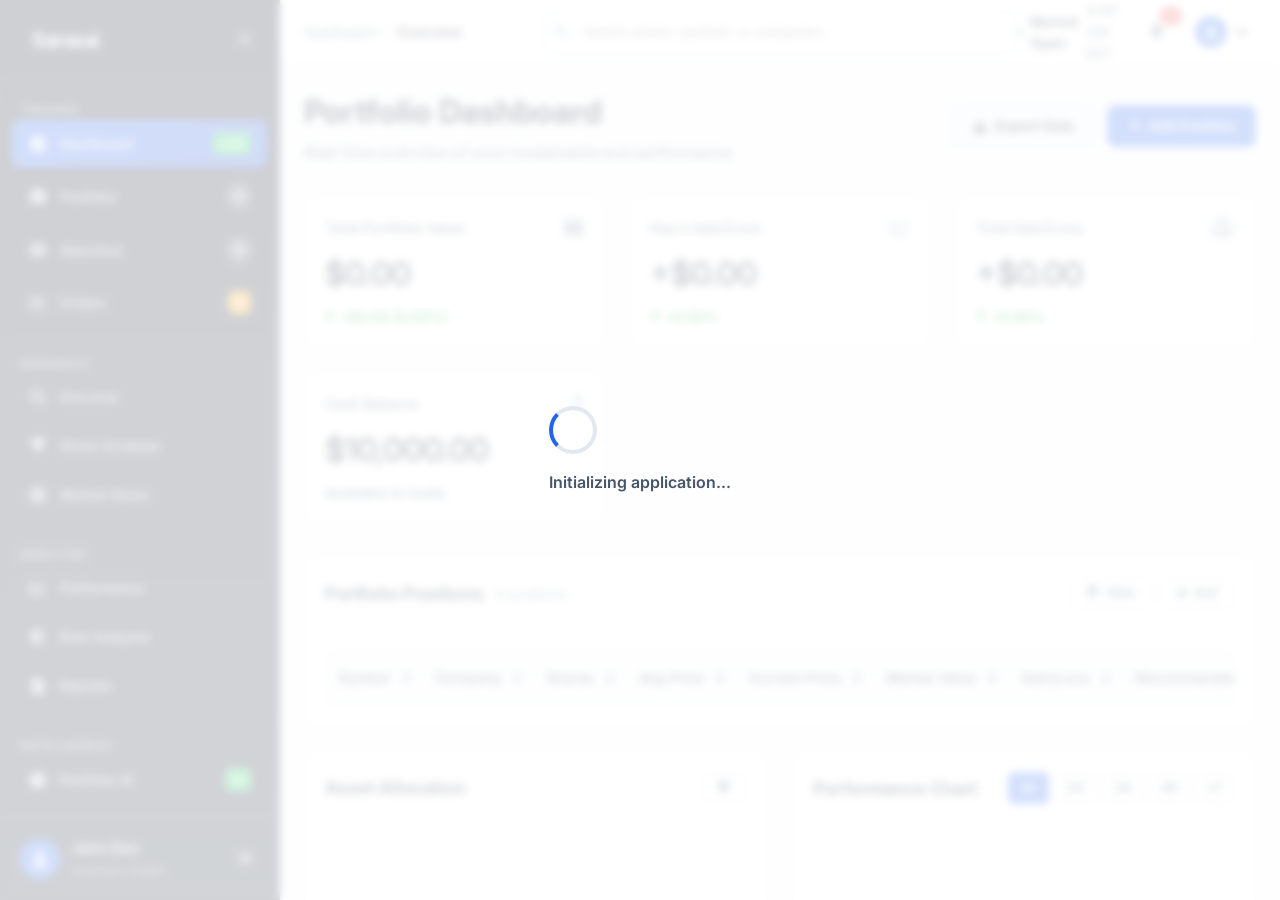
<file: frontend/professional_index.html>
<!DOCTYPE html>
<html lang="en">
<head>
    <meta charset="UTF-8">
    <meta name="viewport" content="width=device-width, initial-scale=1.0">
    <title>Sarasai - Professional Investment Platform</title>
    <link href="https://cdnjs.cloudflare.com/ajax/libs/font-awesome/6.4.0/css/all.min.css" rel="stylesheet">
    <link href="https://fonts.googleapis.com/css2?family=Inter:wght@300;400;500;600;700;800&display=swap" rel="stylesheet">
    <script src="https://cdn.plot.ly/plotly-latest.min.js"></script>
    <link rel="stylesheet" href="/frontend/professional_styles.css">
</head>
<body>
    <!-- App Shell -->
    <div id="app" class="app-container">
        <!-- Sidebar Navigation -->
        <aside class="sidebar">
            <div class="sidebar-header">
                <div class="logo">
                    <i class="fas fa-chart-network"></i>
                    <span class="logo-text">Sarasai</span>
                </div>
                <button class="sidebar-toggle" id="sidebar-toggle">
                    <i class="fas fa-bars"></i>
                </button>
            </div>

            <nav class="sidebar-nav">
                <div class="nav-section">
                    <span class="nav-section-title">Trading</span>
                    <ul class="nav-menu">
                        <li class="nav-item active" data-route="dashboard">
                            <a href="#dashboard" class="nav-link">
                                <i class="nav-icon fas fa-tachometer-alt"></i>
                                <span class="nav-text">Dashboard</span>
                                <span class="nav-badge">Live</span>
                            </a>
                        </li>
                        <li class="nav-item" data-route="portfolio">
                            <a href="#portfolio" class="nav-link">
                                <i class="nav-icon fas fa-briefcase"></i>
                                <span class="nav-text">Portfolio</span>
                                <span class="nav-count" id="holdings-count">0</span>
                            </a>
                        </li>
                        <li class="nav-item" data-route="watchlist">
                            <a href="#watchlist" class="nav-link">
                                <i class="nav-icon fas fa-eye"></i>
                                <span class="nav-text">Watchlist</span>
                                <span class="nav-count" id="watchlist-count">0</span>
                            </a>
                        </li>
                        <li class="nav-item" data-route="orders">
                            <a href="#orders" class="nav-link">
                                <i class="nav-icon fas fa-list"></i>
                                <span class="nav-text">Orders</span>
                                <span class="nav-badge pending" id="pending-orders">0</span>
                            </a>
                        </li>
                    </ul>
                </div>

                <div class="nav-section">
                    <span class="nav-section-title">Research</span>
                    <ul class="nav-menu">
                        <li class="nav-item" data-route="discover">
                            <a href="#discover" class="nav-link">
                                <i class="nav-icon fas fa-search"></i>
                                <span class="nav-text">Discover</span>
                            </a>
                        </li>
                        <li class="nav-item" data-route="screener">
                            <a href="#screener" class="nav-link">
                                <i class="nav-icon fas fa-filter"></i>
                                <span class="nav-text">Stock Screener</span>
                            </a>
                        </li>
                        <li class="nav-item" data-route="market">
                            <a href="#market" class="nav-link">
                                <i class="nav-icon fas fa-globe"></i>
                                <span class="nav-text">Market News</span>
                            </a>
                        </li>
                    </ul>
                </div>

                <div class="nav-section">
                    <span class="nav-section-title">Analysis</span>
                    <ul class="nav-menu">
                        <li class="nav-item" data-route="performance">
                            <a href="#performance" class="nav-link">
                                <i class="nav-icon fas fa-chart-line"></i>
                                <span class="nav-text">Performance</span>
                            </a>
                        </li>
                        <li class="nav-item" data-route="risk">
                            <a href="#risk" class="nav-link">
                                <i class="nav-icon fas fa-shield-alt"></i>
                                <span class="nav-text">Risk Analysis</span>
                            </a>
                        </li>
                        <li class="nav-item" data-route="reports">
                            <a href="#reports" class="nav-link">
                                <i class="nav-icon fas fa-file-alt"></i>
                                <span class="nav-text">Reports</span>
                            </a>
                        </li>
                    </ul>
                </div>

                <div class="nav-section">
                    <span class="nav-section-title">Intelligence</span>
                    <ul class="nav-menu">
                        <li class="nav-item" data-route="portfolio-intelligence">
                            <a href="#portfolio-intelligence" class="nav-link">
                                <i class="nav-icon fas fa-brain"></i>
                                <span class="nav-text">Portfolio AI</span>
                                <span class="nav-badge">AI</span>
                            </a>
                        </li>
                        <li class="nav-item" data-route="news-intelligence">
                            <a href="#news-intelligence" class="nav-link">
                                <i class="nav-icon fas fa-newspaper"></i>
                                <span class="nav-text">News Intelligence</span>
                            </a>
                        </li>
                        <li class="nav-item" data-route="expert-advisor">
                            <a href="#expert-advisor" class="nav-link">
                                <i class="nav-icon fas fa-user-graduate"></i>
                                <span class="nav-text">Expert Advisor</span>
                                <span class="nav-count" id="expert-count">0</span>
                            </a>
                        </li>
                        <li class="nav-item" data-route="stock-analysis">
                            <a href="#stock-analysis" class="nav-link">
                                <i class="nav-icon fas fa-microscope"></i>
                                <span class="nav-text">Stock Analysis</span>
                            </a>
                        </li>
                    </ul>
                </div>
            </nav>

            <div class="sidebar-footer">
                <div class="user-profile">
                    <div class="user-avatar">
                        <i class="fas fa-user"></i>
                    </div>
                    <div class="user-info">
                        <span class="user-name">John Doe</span>
                        <span class="user-role">Premium Trader</span>
                    </div>
                </div>
                <button class="settings-btn" data-route="settings">
                    <i class="fas fa-cog"></i>
                </button>
            </div>
        </aside>

        <!-- Main Content Area -->
        <main class="main-content">
            <!-- Top Navigation Bar -->
            <header class="topbar">
                <div class="topbar-left">
                    <nav class="breadcrumb">
                        <span class="breadcrumb-item" id="breadcrumb-section">Dashboard</span>
                        <span class="breadcrumb-separator">/</span>
                        <span class="breadcrumb-item current" id="breadcrumb-page">Overview</span>
                    </nav>
                </div>
                
                <div class="topbar-center">
                    <div class="search-container">
                        <i class="fas fa-search search-icon"></i>
                        <input type="text" class="search-input" placeholder="Search stocks, symbols, or companies..." id="global-search">
                        <div class="search-suggestions" id="search-suggestions"></div>
                    </div>
                </div>

                <div class="topbar-right">
                    <div class="market-status">
                        <span class="market-status-dot open"></span>
                        <span class="market-status-text">Market Open</span>
                        <span class="market-time">9:30 AM EST</span>
                    </div>
                    <button class="notification-btn">
                        <i class="fas fa-bell"></i>
                        <span class="notification-count">3</span>
                    </button>
                    <div class="user-menu">
                        <button class="user-menu-btn">
                            <div class="user-avatar-small">
                                <i class="fas fa-user"></i>
                            </div>
                            <i class="fas fa-chevron-down"></i>
                        </button>
                    </div>
                </div>
            </header>

            <!-- Content Area -->
            <div class="content-area">
                <!-- Dashboard View -->
                <section id="dashboard-view" class="view active">
                    <div class="view-header">
                        <div class="view-title">
                            <h1>Portfolio Dashboard</h1>
                            <p class="view-subtitle">Real-time overview of your investments and performance</p>
                        </div>
                        <div class="view-actions">
                            <button class="btn btn-secondary" id="export-portfolio">
                                <i class="fas fa-download"></i>
                                Export Data
                            </button>
                            <button class="btn btn-primary" id="add-position">
                                <i class="fas fa-plus"></i>
                                Add Position
                            </button>
                        </div>
                    </div>

                    <!-- Key Metrics Cards -->
                    <div class="metrics-grid">
                        <div class="metric-card">
                            <div class="metric-header">
                                <h3 class="metric-title">Total Portfolio Value</h3>
                                <i class="metric-icon fas fa-wallet"></i>
                            </div>
                            <div class="metric-content">
                                <span class="metric-value" id="total-portfolio-value">$0.00</span>
                                <div class="metric-change positive" id="portfolio-change">
                                    <i class="fas fa-arrow-up"></i>
                                    <span>+$0.00 (0.00%)</span>
                                </div>
                            </div>
                        </div>

                        <div class="metric-card">
                            <div class="metric-header">
                                <h3 class="metric-title">Day's Gain/Loss</h3>
                                <i class="metric-icon fas fa-chart-line"></i>
                            </div>
                            <div class="metric-content">
                                <span class="metric-value" id="day-gain-loss">+$0.00</span>
                                <div class="metric-change positive" id="day-change-percent">
                                    <i class="fas fa-arrow-up"></i>
                                    <span>+0.00%</span>
                                </div>
                            </div>
                        </div>

                        <div class="metric-card">
                            <div class="metric-header">
                                <h3 class="metric-title">Total Gain/Loss</h3>
                                <i class="metric-icon fas fa-balance-scale"></i>
                            </div>
                            <div class="metric-content">
                                <span class="metric-value" id="total-gain-loss">+$0.00</span>
                                <div class="metric-change positive" id="total-change-percent">
                                    <i class="fas fa-arrow-up"></i>
                                    <span>+0.00%</span>
                                </div>
                            </div>
                        </div>

                        <div class="metric-card">
                            <div class="metric-header">
                                <h3 class="metric-title">Cash Balance</h3>
                                <i class="metric-icon fas fa-dollar-sign"></i>
                            </div>
                            <div class="metric-content">
                                <span class="metric-value" id="cash-balance">$10,000.00</span>
                                <div class="metric-change neutral">
                                    <span>Available to trade</span>
                                </div>
                            </div>
                        </div>
                    </div>

                    <!-- Main Dashboard Grid -->
                    <div class="dashboard-grid">
                        <!-- Portfolio Positions Table -->
                        <div class="dashboard-card full-width">
                            <div class="card-header">
                                <div class="card-title">
                                    <h3>Portfolio Positions</h3>
                                    <span class="position-count" id="position-count">0 positions</span>
                                </div>
                                <div class="card-actions">
                                    <button class="btn btn-outline btn-sm" id="filter-positions">
                                        <i class="fas fa-filter"></i>
                                        Filter
                                    </button>
                                    <button class="btn btn-outline btn-sm" id="sort-positions">
                                        <i class="fas fa-sort"></i>
                                        Sort
                                    </button>
                                </div>
                            </div>
                            <div class="card-content">
                                <div class="table-container">
                                    <table class="data-table" id="positions-table">
                                        <thead>
                                            <tr>
                                                <th class="sortable" data-sort="symbol">
                                                    Symbol
                                                    <i class="fas fa-sort sort-icon"></i>
                                                </th>
                                                <th class="sortable" data-sort="name">
                                                    Company
                                                    <i class="fas fa-sort sort-icon"></i>
                                                </th>
                                                <th class="sortable numeric" data-sort="shares">
                                                    Shares
                                                    <i class="fas fa-sort sort-icon"></i>
                                                </th>
                                                <th class="sortable numeric" data-sort="avgPrice">
                                                    Avg Price
                                                    <i class="fas fa-sort sort-icon"></i>
                                                </th>
                                                <th class="sortable numeric" data-sort="currentPrice">
                                                    Current Price
                                                    <i class="fas fa-sort sort-icon"></i>
                                                </th>
                                                <th class="sortable numeric" data-sort="marketValue">
                                                    Market Value
                                                    <i class="fas fa-sort sort-icon"></i>
                                                </th>
                                                <th class="sortable numeric" data-sort="gainLoss">
                                                    Gain/Loss
                                                    <i class="fas fa-sort sort-icon"></i>
                                                </th>
                                                <th class="sortable" data-sort="recommendation">
                                                    Recommendation
                                                    <i class="fas fa-sort sort-icon"></i>
                                                </th>
                                                <th class="actions">Actions</th>
                                            </tr>
                                        </thead>
                                        <tbody id="positions-tbody">
                                            <!-- Dynamic content -->
                                        </tbody>
                                    </table>
                                </div>
                            </div>
                        </div>

                        <!-- Portfolio Allocation Chart -->
                        <div class="dashboard-card">
                            <div class="card-header">
                                <div class="card-title">
                                    <h3>Asset Allocation</h3>
                                </div>
                                <div class="card-actions">
                                    <button class="btn btn-outline btn-sm" id="allocation-settings">
                                        <i class="fas fa-cog"></i>
                                    </button>
                                </div>
                            </div>
                            <div class="card-content">
                                <div id="allocation-chart" class="chart-container"></div>
                            </div>
                        </div>

                        <!-- Performance Chart -->
                        <div class="dashboard-card">
                            <div class="card-header">
                                <div class="card-title">
                                    <h3>Performance Chart</h3>
                                </div>
                                <div class="chart-controls">
                                    <button class="chart-period-btn active" data-period="1D">1D</button>
                                    <button class="chart-period-btn" data-period="1W">1W</button>
                                    <button class="chart-period-btn" data-period="1M">1M</button>
                                    <button class="chart-period-btn" data-period="3M">3M</button>
                                    <button class="chart-period-btn" data-period="1Y">1Y</button>
                                </div>
                            </div>
                            <div class="card-content">
                                <div id="performance-chart" class="chart-container"></div>
                            </div>
                        </div>

                        <!-- Market Overview -->
                        <div class="dashboard-card">
                            <div class="card-header">
                                <div class="card-title">
                                    <h3>Market Overview</h3>
                                </div>
                            </div>
                            <div class="card-content">
                                <div class="market-indices">
                                    <div class="index-item">
                                        <span class="index-name">S&P 500</span>
                                        <span class="index-value">4,150.25</span>
                                        <span class="index-change positive">+0.62%</span>
                                    </div>
                                    <div class="index-item">
                                        <span class="index-name">NASDAQ</span>
                                        <span class="index-value">12,850.80</span>
                                        <span class="index-change negative">-0.34%</span>
                                    </div>
                                    <div class="index-item">
                                        <span class="index-name">DOW</span>
                                        <span class="index-value">34,195.40</span>
                                        <span class="index-change positive">+0.38%</span>
                                    </div>
                                </div>
                            </div>
                        </div>

                        <!-- Top Movers -->
                        <div class="dashboard-card">
                            <div class="card-header">
                                <div class="card-title">
                                    <h3>Top Movers</h3>
                                </div>
                                <div class="card-tabs">
                                    <button class="tab-btn active" data-tab="gainers">Gainers</button>
                                    <button class="tab-btn" data-tab="losers">Losers</button>
                                </div>
                            </div>
                            <div class="card-content">
                                <div id="movers-content" class="movers-list">
                                    <!-- Dynamic content -->
                                </div>
                            </div>
                        </div>

                        <!-- Recent Activity -->
                        <div class="dashboard-card">
                            <div class="card-header">
                                <div class="card-title">
                                    <h3>Recent Activity</h3>
                                </div>
                                <div class="card-actions">
                                    <button class="btn btn-outline btn-sm" id="view-all-activity">
                                        View All
                                    </button>
                                </div>
                            </div>
                            <div class="card-content">
                                <div id="activity-feed" class="activity-feed">
                                    <!-- Dynamic content -->
                                </div>
                            </div>
                        </div>
                    </div>
                </section>

                <!-- Portfolio Intelligence Dashboard -->
                <section id="portfolio-intelligence-view" class="view">
                    <div class="view-header">
                        <div class="view-title">
                            <h1>Portfolio Intelligence Dashboard</h1>
                            <p class="view-subtitle">AI-powered portfolio analysis and recommendations</p>
                        </div>
                        <div class="view-actions">
                            <button class="btn btn-secondary" id="refresh-intelligence">
                                <i class="fas fa-sync-alt"></i>
                                Refresh Analysis
                            </button>
                            <button class="btn btn-primary" id="export-recommendations">
                                <i class="fas fa-download"></i>
                                Export Recommendations
                            </button>
                        </div>
                    </div>

                    <!-- Portfolio Health Score -->
                    <div class="intelligence-grid">
                        <div class="intelligence-card full-width">
                            <div class="card-header">
                                <div class="card-title">
                                    <h3>Portfolio Health Overview</h3>
                                    <div class="health-timestamp" id="health-timestamp">Last updated: --</div>
                                </div>
                            </div>
                            <div class="card-content">
                                <div class="health-metrics-grid">
                                    <div class="health-metric">
                                        <div class="health-score-circle" id="overall-health-score">
                                            <div class="score-value">--</div>
                                            <div class="score-label">Overall Health</div>
                                        </div>
                                    </div>
                                    <div class="health-metric">
                                        <div class="health-score-circle" id="diversification-score">
                                            <div class="score-value">--</div>
                                            <div class="score-label">Diversification</div>
                                        </div>
                                    </div>
                                    <div class="health-metric">
                                        <div class="health-score-circle" id="performance-score">
                                            <div class="score-value">--</div>
                                            <div class="score-label">Performance</div>
                                        </div>
                                    </div>
                                    <div class="health-metric">
                                        <div class="health-score-circle" id="risk-score">
                                            <div class="score-value">--</div>
                                            <div class="score-label">Risk Management</div>
                                        </div>
                                    </div>
                                </div>
                            </div>
                        </div>

                        <!-- AI Recommendations -->
                        <div class="intelligence-card">
                            <div class="card-header">
                                <div class="card-title">
                                    <h3>AI Recommendations</h3>
                                    <span class="recommendation-count" id="ai-recommendation-count">0 recommendations</span>
                                </div>
                                <div class="card-actions">
                                    <button class="btn btn-outline btn-sm" id="filter-recommendations">
                                        <i class="fas fa-filter"></i>
                                        Filter
                                    </button>
                                </div>
                            </div>
                            <div class="card-content">
                                <div id="ai-recommendations-list" class="recommendations-list">
                                    <!-- AI recommendations will be populated here -->
                                </div>
                            </div>
                        </div>

                        <!-- Portfolio Allocation Analysis -->
                        <div class="intelligence-card">
                            <div class="card-header">
                                <div class="card-title">
                                    <h3>Allocation Analysis</h3>
                                </div>
                            </div>
                            <div class="card-content">
                                <div class="allocation-charts">
                                    <div class="chart-section">
                                        <h4>Sector Allocation</h4>
                                        <div id="sector-allocation-chart" class="mini-chart"></div>
                                    </div>
                                    <div class="chart-section">
                                        <h4>Market Allocation</h4>
                                        <div id="market-allocation-chart" class="mini-chart"></div>
                                    </div>
                                </div>
                            </div>
                        </div>
                    </div>
                </section>

                <!-- News Intelligence Section -->
                <section id="news-intelligence-view" class="view">
                    <div class="view-header">
                        <div class="view-title">
                            <h1>News Intelligence</h1>
                            <p class="view-subtitle">Real-time news analysis and sentiment tracking</p>
                        </div>
                        <div class="view-actions">
                            <button class="btn btn-secondary" id="refresh-news">
                                <i class="fas fa-sync-alt"></i>
                                Refresh News
                            </button>
                        </div>
                    </div>

                    <div class="intelligence-grid">
                        <!-- Portfolio News Summary -->
                        <div class="intelligence-card full-width">
                            <div class="card-header">
                                <div class="card-title">
                                    <h3>Portfolio News Summary</h3>
                                </div>
                                <div class="sentiment-indicators">
                                    <div class="sentiment-indicator" id="portfolio-sentiment">
                                        <div class="sentiment-score">--</div>
                                        <div class="sentiment-label">Portfolio Sentiment</div>
                                    </div>
                                    <div class="impact-indicator" id="news-impact">
                                        <div class="impact-score">--</div>
                                        <div class="impact-label">Impact Score</div>
                                    </div>
                                </div>
                            </div>
                            <div class="card-content">
                                <div id="portfolio-news-summary" class="news-summary">
                                    <!-- Portfolio news summary will be populated here -->
                                </div>
                            </div>
                        </div>

                        <!-- Stock-Specific News -->
                        <div class="intelligence-card">
                            <div class="card-header">
                                <div class="card-title">
                                    <h3>Stock News Analysis</h3>
                                </div>
                                <div class="card-controls">
                                    <select id="stock-news-selector" class="form-select">
                                        <option value="">Select a stock</option>
                                    </select>
                                </div>
                            </div>
                            <div class="card-content">
                                <div id="stock-news-analysis" class="stock-news-container">
                                    <div class="empty-state">
                                        <i class="fas fa-newspaper fa-2x"></i>
                                        <p>Select a stock to view news analysis</p>
                                    </div>
                                </div>
                            </div>
                        </div>

                        <!-- Market Sentiment -->
                        <div class="intelligence-card">
                            <div class="card-header">
                                <div class="card-title">
                                    <h3>Market Sentiment</h3>
                                </div>
                            </div>
                            <div class="card-content">
                                <div id="market-sentiment-chart" class="chart-container"></div>
                            </div>
                        </div>
                    </div>
                </section>

                <!-- Expert Advisor Integration -->
                <section id="expert-advisor-view" class="view">
                    <div class="view-header">
                        <div class="view-title">
                            <h1>Expert Advisor</h1>
                            <p class="view-subtitle">Professional analyst opinions and consensus ratings</p>
                        </div>
                        <div class="view-actions">
                            <button class="btn btn-secondary" id="refresh-experts">
                                <i class="fas fa-sync-alt"></i>
                                Refresh Data
                            </button>
                        </div>
                    </div>

                    <div class="intelligence-grid">
                        <!-- Expert Consensus -->
                        <div class="intelligence-card full-width">
                            <div class="card-header">
                                <div class="card-title">
                                    <h3>Portfolio Expert Consensus</h3>
                                </div>
                            </div>
                            <div class="card-content">
                                <div id="portfolio-expert-consensus" class="expert-consensus-grid">
                                    <!-- Portfolio expert consensus will be populated here -->
                                </div>
                            </div>
                        </div>

                        <!-- Individual Expert Opinions -->
                        <div class="intelligence-card">
                            <div class="card-header">
                                <div class="card-title">
                                    <h3>Individual Experts</h3>
                                </div>
                                <div class="card-controls">
                                    <select id="expert-stock-selector" class="form-select">
                                        <option value="">Select a stock</option>
                                    </select>
                                </div>
                            </div>
                            <div class="card-content">
                                <div id="individual-expert-opinions" class="expert-opinions-list">
                                    <div class="empty-state">
                                        <i class="fas fa-user-graduate fa-2x"></i>
                                        <p>Select a stock to view expert opinions</p>
                                    </div>
                                </div>
                            </div>
                        </div>

                        <!-- Expert Track Records -->
                        <div class="intelligence-card">
                            <div class="card-header">
                                <div class="card-title">
                                    <h3>Expert Track Records</h3>
                                </div>
                            </div>
                            <div class="card-content">
                                <div id="expert-track-records" class="track-records-chart">
                                    <!-- Expert track records chart will be populated here -->
                                </div>
                            </div>
                        </div>
                    </div>
                </section>

                <!-- Enhanced Stock Analysis -->
                <section id="stock-analysis-view" class="view">
                    <div class="view-header">
                        <div class="view-title">
                            <h1>Enhanced Stock Analysis</h1>
                            <p class="view-subtitle">Comprehensive multi-dimensional stock analysis</p>
                        </div>
                        <div class="view-actions">
                            <div class="stock-search-container">
                                <input type="text" id="analysis-stock-search" placeholder="Search for a stock..." class="search-input-small">
                                <button class="btn btn-primary" id="analyze-stock">
                                    <i class="fas fa-search"></i>
                                    Analyze
                                </button>
                            </div>
                        </div>
                    </div>

                    <div class="intelligence-grid" id="stock-analysis-content">
                        <!-- Stock Overview -->
                        <div class="intelligence-card">
                            <div class="card-header">
                                <div class="card-title">
                                    <h3 id="analyzed-stock-name">Stock Overview</h3>
                                    <div class="stock-price" id="analyzed-stock-price">--</div>
                                </div>
                            </div>
                            <div class="card-content">
                                <div class="stock-metrics-grid">
                                    <div class="metric-item">
                                        <span class="metric-label">Market</span>
                                        <span class="metric-value" id="stock-market">--</span>
                                    </div>
                                    <div class="metric-item">
                                        <span class="metric-label">Sector</span>
                                        <span class="metric-value" id="stock-sector">--</span>
                                    </div>
                                    <div class="metric-item">
                                        <span class="metric-label">Market Cap</span>
                                        <span class="metric-value" id="stock-market-cap">--</span>
                                    </div>
                                    <div class="metric-item">
                                        <span class="metric-label">Currency</span>
                                        <span class="metric-value" id="stock-currency">--</span>
                                    </div>
                                </div>
                            </div>
                        </div>

                        <!-- Technical Analysis -->
                        <div class="intelligence-card">
                            <div class="card-header">
                                <div class="card-title">
                                    <h3>Technical Indicators</h3>
                                </div>
                            </div>
                            <div class="card-content">
                                <div class="technical-indicators">
                                    <div class="indicator-row">
                                        <span class="indicator-name">RSI</span>
                                        <div class="indicator-bar">
                                            <div class="indicator-progress" id="rsi-bar"></div>
                                        </div>
                                        <span class="indicator-value" id="rsi-value">--</span>
                                    </div>
                                    <div class="indicator-row">
                                        <span class="indicator-name">Price Momentum</span>
                                        <div class="indicator-bar">
                                            <div class="indicator-progress" id="momentum-bar"></div>
                                        </div>
                                        <span class="indicator-value" id="momentum-value">--</span>
                                    </div>
                                    <div class="indicator-row">
                                        <span class="indicator-name">Volatility</span>
                                        <div class="indicator-bar">
                                            <div class="indicator-progress" id="volatility-bar"></div>
                                        </div>
                                        <span class="indicator-value" id="volatility-value">--</span>
                                    </div>
                                </div>
                            </div>
                        </div>

                        <!-- Fundamental Analysis -->
                        <div class="intelligence-card">
                            <div class="card-header">
                                <div class="card-title">
                                    <h3>Fundamental Scores</h3>
                                </div>
                            </div>
                            <div class="card-content">
                                <div class="fundamental-scores">
                                    <div class="score-circle-container">
                                        <div class="score-circle" id="value-score-circle">
                                            <div class="score-value" id="value-score">--</div>
                                            <div class="score-label">Value</div>
                                        </div>
                                    </div>
                                    <div class="score-circle-container">
                                        <div class="score-circle" id="growth-score-circle">
                                            <div class="score-value" id="growth-score">--</div>
                                            <div class="score-label">Growth</div>
                                        </div>
                                    </div>
                                    <div class="score-circle-container">
                                        <div class="score-circle" id="quality-score-circle">
                                            <div class="score-value" id="quality-score">--</div>
                                            <div class="score-label">Quality</div>
                                        </div>
                                    </div>
                                </div>
                                <div class="fundamental-metrics">
                                    <div class="metric-row">
                                        <span class="metric-name">P/E Ratio</span>
                                        <span class="metric-value" id="pe-ratio">--</span>
                                    </div>
                                    <div class="metric-row">
                                        <span class="metric-name">Dividend Yield</span>
                                        <span class="metric-value" id="dividend-yield">--</span>
                                    </div>
                                </div>
                            </div>
                        </div>

                        <!-- Sentiment Analysis -->
                        <div class="intelligence-card">
                            <div class="card-header">
                                <div class="card-title">
                                    <h3>Sentiment Analysis</h3>
                                </div>
                            </div>
                            <div class="card-content">
                                <div class="sentiment-analysis">
                                    <div class="sentiment-gauge">
                                        <div class="gauge-container">
                                            <div class="gauge" id="analyst-rating-gauge">
                                                <div class="gauge-fill"></div>
                                                <div class="gauge-text">
                                                    <span class="gauge-value" id="analyst-rating">--</span>
                                                    <span class="gauge-label">Analyst Rating</span>
                                                </div>
                                            </div>
                                        </div>
                                    </div>
                                    <div class="sentiment-gauge">
                                        <div class="gauge-container">
                                            <div class="gauge" id="news-sentiment-gauge">
                                                <div class="gauge-fill"></div>
                                                <div class="gauge-text">
                                                    <span class="gauge-value" id="news-sentiment">--</span>
                                                    <span class="gauge-label">News Sentiment</span>
                                                </div>
                                            </div>
                                        </div>
                                    </div>
                                </div>
                            </div>
                        </div>
                    </div>
                </section>

                <!-- Portfolio Management View -->
                <section id="portfolio-view" class="view">
                    <div class="view-header">
                        <div class="view-title">
                            <h1>Portfolio Management</h1>
                            <p class="view-subtitle">Detailed portfolio analysis and position management</p>
                        </div>
                        <div class="view-actions">
                            <button class="btn btn-secondary" id="rebalance-portfolio">
                                <i class="fas fa-balance-scale"></i>
                                Rebalance
                            </button>
                            <button class="btn btn-primary" id="add-new-position">
                                <i class="fas fa-plus"></i>
                                Add Position
                            </button>
                        </div>
                    </div>

                    <div class="intelligence-grid">
                        <!-- Portfolio Summary -->
                        <div class="intelligence-card full-width">
                            <div class="card-header">
                                <div class="card-title">
                                    <h3>Portfolio Summary</h3>
                                    <div class="portfolio-timestamp" id="portfolio-timestamp">Last updated: --</div>
                                </div>
                            </div>
                            <div class="card-content">
                                <div class="portfolio-metrics-grid">
                                    <div class="portfolio-metric">
                                        <div class="metric-icon">
                                            <i class="fas fa-wallet"></i>
                                        </div>
                                        <div class="metric-info">
                                            <div class="metric-label">Total Value</div>
                                            <div class="metric-value" id="portfolio-total-value">$0.00</div>
                                        </div>
                                    </div>
                                    <div class="portfolio-metric">
                                        <div class="metric-icon">
                                            <i class="fas fa-chart-line"></i>
                                        </div>
                                        <div class="metric-info">
                                            <div class="metric-label">Day's Change</div>
                                            <div class="metric-value" id="portfolio-day-change">$0.00</div>
                                        </div>
                                    </div>
                                    <div class="portfolio-metric">
                                        <div class="metric-icon">
                                            <i class="fas fa-percentage"></i>
                                        </div>
                                        <div class="metric-info">
                                            <div class="metric-label">Total Return</div>
                                            <div class="metric-value" id="portfolio-total-return">0.00%</div>
                                        </div>
                                    </div>
                                    <div class="portfolio-metric">
                                        <div class="metric-icon">
                                            <i class="fas fa-layer-group"></i>
                                        </div>
                                        <div class="metric-info">
                                            <div class="metric-label">Positions</div>
                                            <div class="metric-value" id="portfolio-position-count">0</div>
                                        </div>
                                    </div>
                                </div>
                            </div>
                        </div>

                        <!-- Detailed Holdings Table -->
                        <div class="intelligence-card full-width">
                            <div class="card-header">
                                <div class="card-title">
                                    <h3>Holdings Details</h3>
                                </div>
                                <div class="card-actions">
                                    <button class="btn btn-outline btn-sm" id="export-holdings">
                                        <i class="fas fa-download"></i>
                                        Export
                                    </button>
                                    <button class="btn btn-outline btn-sm" id="filter-holdings">
                                        <i class="fas fa-filter"></i>
                                        Filter
                                    </button>
                                </div>
                            </div>
                            <div class="card-content">
                                <div class="table-container">
                                    <table class="data-table" id="holdings-table">
                                        <thead>
                                            <tr>
                                                <th>Symbol</th>
                                                <th>Company</th>
                                                <th>Shares</th>
                                                <th>Avg Cost</th>
                                                <th>Current Price</th>
                                                <th>Market Value</th>
                                                <th>Unrealized P&L</th>
                                                <th>% of Portfolio</th>
                                                <th>Actions</th>
                                            </tr>
                                        </thead>
                                        <tbody id="holdings-tbody">
                                            <!-- Dynamic content -->
                                        </tbody>
                                    </table>
                                </div>
                            </div>
                        </div>
                    </div>
                </section>

                <!-- Watchlist View -->
                <section id="watchlist-view" class="view">
                    <div class="view-header">
                        <div class="view-title">
                            <h1>Watchlist</h1>
                            <p class="view-subtitle">Track stocks you're interested in</p>
                        </div>
                        <div class="view-actions">
                            <button class="btn btn-secondary" id="create-watchlist">
                                <i class="fas fa-list"></i>
                                Create List
                            </button>
                            <button class="btn btn-primary" id="add-to-watchlist">
                                <i class="fas fa-plus"></i>
                                Add Stock
                            </button>
                        </div>
                    </div>

                    <div class="intelligence-grid">
                        <!-- Watchlist Summary -->
                        <div class="intelligence-card full-width">
                            <div class="card-header">
                                <div class="card-title">
                                    <h3>My Watchlists</h3>
                                    <div class="watchlist-count" id="watchlist-count">0 watchlists</div>
                                </div>
                                <div class="card-controls">
                                    <select id="watchlist-selector" class="form-select">
                                        <option value="default">Default Watchlist</option>
                                    </select>
                                </div>
                            </div>
                            <div class="card-content">
                                <div class="table-container">
                                    <table class="data-table" id="watchlist-table">
                                        <thead>
                                            <tr>
                                                <th>Symbol</th>
                                                <th>Company</th>
                                                <th>Price</th>
                                                <th>Change</th>
                                                <th>% Change</th>
                                                <th>Volume</th>
                                                <th>Market Cap</th>
                                                <th>P/E Ratio</th>
                                                <th>Actions</th>
                                            </tr>
                                        </thead>
                                        <tbody id="watchlist-tbody">
                                            <!-- Dynamic content -->
                                        </tbody>
                                    </table>
                                </div>
                            </div>
                        </div>
                    </div>
                </section>

                <!-- Orders View -->
                <section id="orders-view" class="view">
                    <div class="view-header">
                        <div class="view-title">
                            <h1>Order Management</h1>
                            <p class="view-subtitle">Track and manage your trading orders</p>
                        </div>
                        <div class="view-actions">
                            <button class="btn btn-secondary" id="order-history">
                                <i class="fas fa-history"></i>
                                Order History
                            </button>
                            <button class="btn btn-primary" id="place-new-order">
                                <i class="fas fa-plus"></i>
                                Place Order
                            </button>
                        </div>
                    </div>

                    <div class="intelligence-grid">
                        <!-- Order Status Summary -->
                        <div class="intelligence-card full-width">
                            <div class="card-header">
                                <div class="card-title">
                                    <h3>Order Status Overview</h3>
                                </div>
                                <div class="order-filters">
                                    <button class="filter-btn active" data-status="all">All Orders</button>
                                    <button class="filter-btn" data-status="pending">Pending</button>
                                    <button class="filter-btn" data-status="filled">Filled</button>
                                    <button class="filter-btn" data-status="cancelled">Cancelled</button>
                                </div>
                            </div>
                            <div class="card-content">
                                <div class="orders-summary-grid">
                                    <div class="order-summary-item">
                                        <div class="summary-icon pending">
                                            <i class="fas fa-clock"></i>
                                        </div>
                                        <div class="summary-info">
                                            <div class="summary-label">Pending Orders</div>
                                            <div class="summary-value" id="pending-orders-count">0</div>
                                        </div>
                                    </div>
                                    <div class="order-summary-item">
                                        <div class="summary-icon filled">
                                            <i class="fas fa-check-circle"></i>
                                        </div>
                                        <div class="summary-info">
                                            <div class="summary-label">Filled Today</div>
                                            <div class="summary-value" id="filled-orders-count">0</div>
                                        </div>
                                    </div>
                                    <div class="order-summary-item">
                                        <div class="summary-icon cancelled">
                                            <i class="fas fa-times-circle"></i>
                                        </div>
                                        <div class="summary-info">
                                            <div class="summary-label">Cancelled</div>
                                            <div class="summary-value" id="cancelled-orders-count">0</div>
                                        </div>
                                    </div>
                                </div>
                                <div class="table-container">
                                    <table class="data-table" id="orders-table">
                                        <thead>
                                            <tr>
                                                <th>Order ID</th>
                                                <th>Symbol</th>
                                                <th>Type</th>
                                                <th>Side</th>
                                                <th>Quantity</th>
                                                <th>Price</th>
                                                <th>Status</th>
                                                <th>Time</th>
                                                <th>Actions</th>
                                            </tr>
                                        </thead>
                                        <tbody id="orders-tbody">
                                            <!-- Dynamic content -->
                                        </tbody>
                                    </table>
                                </div>
                            </div>
                        </div>
                    </div>
                </section>

                <!-- Stock Discovery View -->
                <section id="discover-view" class="view">
                    <div class="view-header">
                        <div class="view-title">
                            <h1>Stock Discovery</h1>
                            <p class="view-subtitle">Find new investment opportunities</p>
                        </div>
                        <div class="view-actions">
                            <button class="btn btn-secondary" id="discovery-filters">
                                <i class="fas fa-sliders-h"></i>
                                Advanced Filters
                            </button>
                            <button class="btn btn-primary" id="scan-market">
                                <i class="fas fa-search"></i>
                                Scan Market
                            </button>
                        </div>
                    </div>

                    <div class="intelligence-grid">
                        <!-- Discovery Categories -->
                        <div class="intelligence-card full-width">
                            <div class="card-header">
                                <div class="card-title">
                                    <h3>Discovery Categories</h3>
                                </div>
                            </div>
                            <div class="card-content">
                                <div class="discovery-categories">
                                    <div class="category-card active" data-category="trending">
                                        <div class="category-icon">
                                            <i class="fas fa-fire"></i>
                                        </div>
                                        <div class="category-info">
                                            <div class="category-name">Trending Stocks</div>
                                            <div class="category-description">Most popular stocks today</div>
                                        </div>
                                    </div>
                                    <div class="category-card" data-category="gainers">
                                        <div class="category-icon">
                                            <i class="fas fa-arrow-trend-up"></i>
                                        </div>
                                        <div class="category-info">
                                            <div class="category-name">Top Gainers</div>
                                            <div class="category-description">Best performing stocks</div>
                                        </div>
                                    </div>
                                    <div class="category-card" data-category="undervalued">
                                        <div class="category-icon">
                                            <i class="fas fa-gem"></i>
                                        </div>
                                        <div class="category-info">
                                            <div class="category-name">Undervalued</div>
                                            <div class="category-description">Value opportunities</div>
                                        </div>
                                    </div>
                                    <div class="category-card" data-category="growth">
                                        <div class="category-icon">
                                            <i class="fas fa-seedling"></i>
                                        </div>
                                        <div class="category-info">
                                            <div class="category-name">Growth Stocks</div>
                                            <div class="category-description">High growth potential</div>
                                        </div>
                                    </div>
                                </div>
                                <div class="table-container">
                                    <table class="data-table" id="discovery-table">
                                        <thead>
                                            <tr>
                                                <th>Symbol</th>
                                                <th>Company</th>
                                                <th>Price</th>
                                                <th>Change</th>
                                                <th>% Change</th>
                                                <th>Volume</th>
                                                <th>Score</th>
                                                <th>Actions</th>
                                            </tr>
                                        </thead>
                                        <tbody id="discovery-tbody">
                                            <!-- Dynamic content -->
                                        </tbody>
                                    </table>
                                </div>
                            </div>
                        </div>
                    </div>
                </section>

                <!-- Stock Screener View -->
                <section id="screener-view" class="view">
                    <div class="view-header">
                        <div class="view-title">
                            <h1>Stock Screener</h1>
                            <p class="view-subtitle">Filter stocks by custom criteria</p>
                        </div>
                        <div class="view-actions">
                            <button class="btn btn-secondary" id="save-screen">
                                <i class="fas fa-save"></i>
                                Save Screen
                            </button>
                            <button class="btn btn-primary" id="run-screen">
                                <i class="fas fa-play"></i>
                                Run Screen
                            </button>
                        </div>
                    </div>

                    <div class="intelligence-grid">
                        <!-- Screening Criteria -->
                        <div class="intelligence-card">
                            <div class="card-header">
                                <div class="card-title">
                                    <h3>Screening Criteria</h3>
                                </div>
                            </div>
                            <div class="card-content">
                                <div class="screening-form">
                                    <div class="criteria-group">
                                        <label>Market Cap</label>
                                        <div class="range-inputs">
                                            <input type="number" placeholder="Min (M)" id="market-cap-min">
                                            <span>to</span>
                                            <input type="number" placeholder="Max (M)" id="market-cap-max">
                                        </div>
                                    </div>
                                    <div class="criteria-group">
                                        <label>P/E Ratio</label>
                                        <div class="range-inputs">
                                            <input type="number" placeholder="Min" id="pe-min" step="0.1">
                                            <span>to</span>
                                            <input type="number" placeholder="Max" id="pe-max" step="0.1">
                                        </div>
                                    </div>
                                    <div class="criteria-group">
                                        <label>Price Range</label>
                                        <div class="range-inputs">
                                            <input type="number" placeholder="Min $" id="price-min" step="0.01">
                                            <span>to</span>
                                            <input type="number" placeholder="Max $" id="price-max" step="0.01">
                                        </div>
                                    </div>
                                    <div class="criteria-group">
                                        <label>Sector</label>
                                        <select id="sector-filter" class="form-select">
                                            <option value="">All Sectors</option>
                                            <option value="Technology">Technology</option>
                                            <option value="Healthcare">Healthcare</option>
                                            <option value="Financial">Financial</option>
                                            <option value="Consumer">Consumer</option>
                                            <option value="Industrial">Industrial</option>
                                        </select>
                                    </div>
                                    <div class="criteria-group">
                                        <label>Volume</label>
                                        <input type="number" placeholder="Min volume" id="volume-min">
                                    </div>
                                </div>
                            </div>
                        </div>

                        <!-- Screening Results -->
                        <div class="intelligence-card full-width">
                            <div class="card-header">
                                <div class="card-title">
                                    <h3>Screening Results</h3>
                                    <div class="results-count" id="screener-results-count">0 stocks found</div>
                                </div>
                                <div class="card-actions">
                                    <button class="btn btn-outline btn-sm" id="export-screen-results">
                                        <i class="fas fa-download"></i>
                                        Export
                                    </button>
                                </div>
                            </div>
                            <div class="card-content">
                                <div class="table-container">
                                    <table class="data-table" id="screener-table">
                                        <thead>
                                            <tr>
                                                <th>Symbol</th>
                                                <th>Company</th>
                                                <th>Price</th>
                                                <th>Market Cap</th>
                                                <th>P/E Ratio</th>
                                                <th>Volume</th>
                                                <th>Sector</th>
                                                <th>Actions</th>
                                            </tr>
                                        </thead>
                                        <tbody id="screener-tbody">
                                            <!-- Dynamic content -->
                                        </tbody>
                                    </table>
                                </div>
                            </div>
                        </div>
                    </div>
                </section>

                <!-- Market News View -->
                <section id="market-view" class="view">
                    <div class="view-header">
                        <div class="view-title">
                            <h1>Market News</h1>
                            <p class="view-subtitle">Latest market news and analysis</p>
                        </div>
                        <div class="view-actions">
                            <button class="btn btn-secondary" id="news-filters">
                                <i class="fas fa-filter"></i>
                                Filter News
                            </button>
                            <button class="btn btn-primary" id="refresh-news-feed">
                                <i class="fas fa-sync-alt"></i>
                                Refresh
                            </button>
                        </div>
                    </div>

                    <div class="intelligence-grid">
                        <!-- News Categories -->
                        <div class="intelligence-card">
                            <div class="card-header">
                                <div class="card-title">
                                    <h3>News Categories</h3>
                                </div>
                            </div>
                            <div class="card-content">
                                <div class="news-categories">
                                    <button class="category-filter-btn active" data-category="all">All News</button>
                                    <button class="category-filter-btn" data-category="market">Market Updates</button>
                                    <button class="category-filter-btn" data-category="earnings">Earnings</button>
                                    <button class="category-filter-btn" data-category="analyst">Analyst Reports</button>
                                    <button class="category-filter-btn" data-category="portfolio">Portfolio Related</button>
                                </div>
                            </div>
                        </div>

                        <!-- News Feed -->
                        <div class="intelligence-card full-width">
                            <div class="card-header">
                                <div class="card-title">
                                    <h3>Latest News</h3>
                                    <div class="news-timestamp" id="news-timestamp">Last updated: --</div>
                                </div>
                            </div>
                            <div class="card-content">
                                <div id="news-feed-container" class="news-feed">
                                    <!-- Dynamic news content -->
                                </div>
                            </div>
                        </div>
                    </div>
                </section>

                <!-- Performance Analysis View -->
                <section id="performance-view" class="view">
                    <div class="view-header">
                        <div class="view-title">
                            <h1>Performance Analysis</h1>
                            <p class="view-subtitle">Detailed portfolio performance metrics</p>
                        </div>
                        <div class="view-actions">
                            <button class="btn btn-secondary" id="benchmark-settings">
                                <i class="fas fa-chart-bar"></i>
                                Benchmarks
                            </button>
                            <button class="btn btn-primary" id="generate-performance-report">
                                <i class="fas fa-file-alt"></i>
                                Generate Report
                            </button>
                        </div>
                    </div>

                    <div class="intelligence-grid">
                        <!-- Performance Metrics -->
                        <div class="intelligence-card full-width">
                            <div class="card-header">
                                <div class="card-title">
                                    <h3>Performance Metrics</h3>
                                </div>
                                <div class="time-period-selector">
                                    <button class="period-btn active" data-period="1M">1M</button>
                                    <button class="period-btn" data-period="3M">3M</button>
                                    <button class="period-btn" data-period="6M">6M</button>
                                    <button class="period-btn" data-period="1Y">1Y</button>
                                    <button class="period-btn" data-period="YTD">YTD</button>
                                </div>
                            </div>
                            <div class="card-content">
                                <div class="performance-metrics-grid">
                                    <div class="performance-metric">
                                        <div class="metric-label">Total Return</div>
                                        <div class="metric-value" id="total-return-metric">--</div>
                                        <div class="metric-change" id="total-return-change">--</div>
                                    </div>
                                    <div class="performance-metric">
                                        <div class="metric-label">Annualized Return</div>
                                        <div class="metric-value" id="annualized-return-metric">--</div>
                                        <div class="metric-change" id="annualized-return-change">--</div>
                                    </div>
                                    <div class="performance-metric">
                                        <div class="metric-label">Sharpe Ratio</div>
                                        <div class="metric-value" id="sharpe-ratio-metric">--</div>
                                        <div class="metric-change" id="sharpe-ratio-change">--</div>
                                    </div>
                                    <div class="performance-metric">
                                        <div class="metric-label">Max Drawdown</div>
                                        <div class="metric-value" id="max-drawdown-metric">--</div>
                                        <div class="metric-change" id="max-drawdown-change">--</div>
                                    </div>
                                </div>
                                <div id="performance-chart-container" class="chart-container">
                                    <!-- Performance chart will be rendered here -->
                                </div>
                            </div>
                        </div>
                    </div>
                </section>

                <!-- Risk Analysis View -->
                <section id="risk-view" class="view">
                    <div class="view-header">
                        <div class="view-title">
                            <h1>Risk Analysis</h1>
                            <p class="view-subtitle">Portfolio risk assessment and management</p>
                        </div>
                        <div class="view-actions">
                            <button class="btn btn-secondary" id="risk-settings">
                                <i class="fas fa-cogs"></i>
                                Risk Settings
                            </button>
                            <button class="btn btn-primary" id="generate-risk-report">
                                <i class="fas fa-shield-alt"></i>
                                Risk Report
                            </button>
                        </div>
                    </div>

                    <div class="intelligence-grid">
                        <!-- Risk Score Overview -->
                        <div class="intelligence-card">
                            <div class="card-header">
                                <div class="card-title">
                                    <h3>Risk Score</h3>
                                </div>
                            </div>
                            <div class="card-content">
                                <div class="risk-score-container">
                                    <div class="risk-score-circle" id="overall-risk-score">
                                        <div class="score-value">--</div>
                                        <div class="score-label">Risk Score</div>
                                    </div>
                                    <div class="risk-level-indicator" id="risk-level">
                                        <span class="risk-level-text">--</span>
                                    </div>
                                </div>
                            </div>
                        </div>

                        <!-- Risk Breakdown -->
                        <div class="intelligence-card">
                            <div class="card-header">
                                <div class="card-title">
                                    <h3>Risk Breakdown</h3>
                                </div>
                            </div>
                            <div class="card-content">
                                <div class="risk-breakdown">
                                    <div class="risk-item">
                                        <span class="risk-category">Concentration Risk</span>
                                        <div class="risk-bar">
                                            <div class="risk-progress" id="concentration-risk"></div>
                                        </div>
                                        <span class="risk-value" id="concentration-risk-value">--</span>
                                    </div>
                                    <div class="risk-item">
                                        <span class="risk-category">Volatility Risk</span>
                                        <div class="risk-bar">
                                            <div class="risk-progress" id="volatility-risk"></div>
                                        </div>
                                        <span class="risk-value" id="volatility-risk-value">--</span>
                                    </div>
                                    <div class="risk-item">
                                        <span class="risk-category">Sector Risk</span>
                                        <div class="risk-bar">
                                            <div class="risk-progress" id="sector-risk"></div>
                                        </div>
                                        <span class="risk-value" id="sector-risk-value">--</span>
                                    </div>
                                    <div class="risk-item">
                                        <span class="risk-category">Correlation Risk</span>
                                        <div class="risk-bar">
                                            <div class="risk-progress" id="correlation-risk"></div>
                                        </div>
                                        <span class="risk-value" id="correlation-risk-value">--</span>
                                    </div>
                                </div>
                            </div>
                        </div>

                        <!-- Value at Risk -->
                        <div class="intelligence-card full-width">
                            <div class="card-header">
                                <div class="card-title">
                                    <h3>Value at Risk (VaR)</h3>
                                </div>
                            </div>
                            <div class="card-content">
                                <div class="var-metrics">
                                    <div class="var-metric">
                                        <div class="var-label">1-Day VaR (95%)</div>
                                        <div class="var-value" id="var-1day">--</div>
                                    </div>
                                    <div class="var-metric">
                                        <div class="var-label">1-Week VaR (95%)</div>
                                        <div class="var-value" id="var-1week">--</div>
                                    </div>
                                    <div class="var-metric">
                                        <div class="var-label">1-Month VaR (95%)</div>
                                        <div class="var-value" id="var-1month">--</div>
                                    </div>
                                </div>
                                <div id="var-chart-container" class="chart-container">
                                    <!-- VaR chart will be rendered here -->
                                </div>
                            </div>
                        </div>
                    </div>
                </section>

                <!-- Reports View -->
                <section id="reports-view" class="view">
                    <div class="view-header">
                        <div class="view-title">
                            <h1>Reports</h1>
                            <p class="view-subtitle">Generate and view portfolio reports</p>
                        </div>
                        <div class="view-actions">
                            <button class="btn btn-secondary" id="schedule-reports">
                                <i class="fas fa-calendar-alt"></i>
                                Schedule
                            </button>
                            <button class="btn btn-primary" id="generate-custom-report">
                                <i class="fas fa-plus"></i>
                                Generate Report
                            </button>
                        </div>
                    </div>

                    <div class="intelligence-grid">
                        <!-- Available Reports -->
                        <div class="intelligence-card">
                            <div class="card-header">
                                <div class="card-title">
                                    <h3>Available Reports</h3>
                                </div>
                            </div>
                            <div class="card-content">
                                <div class="reports-list">
                                    <div class="report-item" data-report="performance">
                                        <div class="report-icon">
                                            <i class="fas fa-chart-line"></i>
                                        </div>
                                        <div class="report-info">
                                            <div class="report-name">Performance Report</div>
                                            <div class="report-description">Detailed performance analysis</div>
                                        </div>
                                        <button class="generate-btn">Generate</button>
                                    </div>
                                    <div class="report-item" data-report="risk">
                                        <div class="report-icon">
                                            <i class="fas fa-shield-alt"></i>
                                        </div>
                                        <div class="report-info">
                                            <div class="report-name">Risk Assessment</div>
                                            <div class="report-description">Portfolio risk analysis</div>
                                        </div>
                                        <button class="generate-btn">Generate</button>
                                    </div>
                                    <div class="report-item" data-report="tax">
                                        <div class="report-icon">
                                            <i class="fas fa-calculator"></i>
                                        </div>
                                        <div class="report-info">
                                            <div class="report-name">Tax Report</div>
                                            <div class="report-description">Tax implications summary</div>
                                        </div>
                                        <button class="generate-btn">Generate</button>
                                    </div>
                                    <div class="report-item" data-report="holdings">
                                        <div class="report-icon">
                                            <i class="fas fa-list"></i>
                                        </div>
                                        <div class="report-info">
                                            <div class="report-name">Holdings Summary</div>
                                            <div class="report-description">Current portfolio holdings</div>
                                        </div>
                                        <button class="generate-btn">Generate</button>
                                    </div>
                                </div>
                            </div>
                        </div>

                        <!-- Report History -->
                        <div class="intelligence-card full-width">
                            <div class="card-header">
                                <div class="card-title">
                                    <h3>Report History</h3>
                                </div>
                                <div class="card-actions">
                                    <button class="btn btn-outline btn-sm" id="archive-reports">
                                        <i class="fas fa-archive"></i>
                                        Archive
                                    </button>
                                </div>
                            </div>
                            <div class="card-content">
                                <div class="table-container">
                                    <table class="data-table" id="reports-table">
                                        <thead>
                                            <tr>
                                                <th>Report Name</th>
                                                <th>Type</th>
                                                <th>Generated</th>
                                                <th>Status</th>
                                                <th>Size</th>
                                                <th>Actions</th>
                                            </tr>
                                        </thead>
                                        <tbody id="reports-tbody">
                                            <!-- Dynamic content -->
                                        </tbody>
                                    </table>
                                </div>
                            </div>
                        </div>
                    </div>
                </section>

                <!-- Settings View -->
                <section id="settings-view" class="view">
                    <div class="view-header">
                        <div class="view-title">
                            <h1>Settings</h1>
                            <p class="view-subtitle">Customize your trading experience</p>
                        </div>
                        <div class="view-actions">
                            <button class="btn btn-secondary" id="export-settings">
                                <i class="fas fa-download"></i>
                                Export Settings
                            </button>
                            <button class="btn btn-primary" id="save-settings">
                                <i class="fas fa-save"></i>
                                Save Changes
                            </button>
                        </div>
                    </div>

                    <div class="intelligence-grid">
                        <!-- Account Settings -->
                        <div class="intelligence-card">
                            <div class="card-header">
                                <div class="card-title">
                                    <h3>Account Settings</h3>
                                </div>
                            </div>
                            <div class="card-content">
                                <div class="settings-form">
                                    <div class="form-group">
                                        <label for="user-name">Full Name</label>
                                        <input type="text" id="user-name" value="John Doe" class="form-input">
                                    </div>
                                    <div class="form-group">
                                        <label for="user-email">Email Address</label>
                                        <input type="email" id="user-email" value="john.doe@example.com" class="form-input">
                                    </div>
                                    <div class="form-group">
                                        <label for="user-phone">Phone Number</label>
                                        <input type="tel" id="user-phone" value="+1 (555) 123-4567" class="form-input">
                                    </div>
                                    <div class="form-group">
                                        <label for="user-timezone">Timezone</label>
                                        <select id="user-timezone" class="form-select">
                                            <option value="EST">Eastern Time (EST)</option>
                                            <option value="CST">Central Time (CST)</option>
                                            <option value="MST">Mountain Time (MST)</option>
                                            <option value="PST">Pacific Time (PST)</option>
                                        </select>
                                    </div>
                                </div>
                            </div>
                        </div>

                        <!-- Trading Preferences -->
                        <div class="intelligence-card">
                            <div class="card-header">
                                <div class="card-title">
                                    <h3>Trading Preferences</h3>
                                </div>
                            </div>
                            <div class="card-content">
                                <div class="settings-form">
                                    <div class="form-group">
                                        <label for="default-order-type">Default Order Type</label>
                                        <select id="default-order-type" class="form-select">
                                            <option value="market">Market Order</option>
                                            <option value="limit">Limit Order</option>
                                            <option value="stop">Stop Order</option>
                                        </select>
                                    </div>
                                    <div class="form-group">
                                        <label for="risk-tolerance">Risk Tolerance</label>
                                        <select id="risk-tolerance" class="form-select">
                                            <option value="conservative">Conservative</option>
                                            <option value="moderate">Moderate</option>
                                            <option value="aggressive">Aggressive</option>
                                        </select>
                                    </div>
                                    <div class="form-group">
                                        <div class="checkbox-group">
                                            <input type="checkbox" id="confirm-orders" checked>
                                            <label for="confirm-orders">Confirm orders before execution</label>
                                        </div>
                                    </div>
                                    <div class="form-group">
                                        <div class="checkbox-group">
                                            <input type="checkbox" id="enable-notifications" checked>
                                            <label for="enable-notifications">Enable notifications</label>
                                        </div>
                                    </div>
                                </div>
                            </div>
                        </div>

                        <!-- Display Settings -->
                        <div class="intelligence-card">
                            <div class="card-header">
                                <div class="card-title">
                                    <h3>Display Settings</h3>
                                </div>
                            </div>
                            <div class="card-content">
                                <div class="settings-form">
                                    <div class="form-group">
                                        <label for="theme-selector">Theme</label>
                                        <select id="theme-selector" class="form-select">
                                            <option value="light">Light Theme</option>
                                            <option value="dark">Dark Theme</option>
                                            <option value="auto">Auto (System)</option>
                                        </select>
                                    </div>
                                    <div class="form-group">
                                        <label for="currency-format">Currency Format</label>
                                        <select id="currency-format" class="form-select">
                                            <option value="USD">USD ($)</option>
                                            <option value="EUR">EUR (€)</option>
                                            <option value="GBP">GBP (£)</option>
                                        </select>
                                    </div>
                                    <div class="form-group">
                                        <label for="refresh-interval">Data Refresh Interval</label>
                                        <select id="refresh-interval" class="form-select">
                                            <option value="5">5 seconds</option>
                                            <option value="10">10 seconds</option>
                                            <option value="30" selected>30 seconds</option>
                                            <option value="60">1 minute</option>
                                        </select>
                                    </div>
                                    <div class="form-group">
                                        <div class="checkbox-group">
                                            <input type="checkbox" id="show-animations" checked>
                                            <label for="show-animations">Enable animations</label>
                                        </div>
                                    </div>
                                </div>
                            </div>
                        </div>

                        <!-- API Settings -->
                        <div class="intelligence-card full-width">
                            <div class="card-header">
                                <div class="card-title">
                                    <h3>API & Data Settings</h3>
                                </div>
                            </div>
                            <div class="card-content">
                                <div class="settings-form">
                                    <div class="form-group">
                                        <label for="data-provider">Data Provider</label>
                                        <select id="data-provider" class="form-select">
                                            <option value="yahoo">Yahoo Finance (Free)</option>
                                            <option value="alpha">Alpha Vantage (Premium)</option>
                                            <option value="iex">IEX Cloud (Premium)</option>
                                        </select>
                                    </div>
                                    <div class="form-group">
                                        <div class="checkbox-group">
                                            <input type="checkbox" id="enable-real-time" checked>
                                            <label for="enable-real-time">Enable real-time data</label>
                                        </div>
                                    </div>
                                    <div class="form-group">
                                        <div class="checkbox-group">
                                            <input type="checkbox" id="cache-data">
                                            <label for="cache-data">Cache data locally</label>
                                        </div>
                                    </div>
                                </div>
                            </div>
                        </div>
                    </div>
                </section>
            </div>
        </main>

        <!-- Modals and Overlays -->
        <div id="add-position-modal" class="modal">
            <div class="modal-backdrop"></div>
            <div class="modal-content">
                <div class="modal-header">
                    <h3>Add New Position</h3>
                    <button class="modal-close">
                        <i class="fas fa-times"></i>
                    </button>
                </div>
                <div class="modal-body">
                    <form id="add-position-form" onsubmit="return false;">
                        <div class="form-group">
                            <label for="position-symbol">Stock Symbol</label>
                            <input type="text" id="position-symbol" name="symbol" placeholder="e.g., AAPL, GOOGL, MSFT" required>
                            <small>Enter the stock symbol you want to add to your portfolio</small>
                        </div>
                        
                        <div class="form-group">
                            <label for="position-shares">Number of Shares</label>
                            <input type="number" id="position-shares" name="shares" placeholder="100" min="1" step="1" required>
                            <small>Number of shares you own or want to buy</small>
                        </div>
                        
                        <div class="form-group">
                            <label for="position-price">Average Price per Share</label>
                            <input type="number" id="position-price" name="price" placeholder="150.00" min="0.01" step="0.01" required>
                            <small>The average price you paid for each share</small>
                        </div>
                        
                        <div class="form-group">
                            <label for="position-date">Purchase Date (Optional)</label>
                            <input type="date" id="position-date" name="date">
                            <small>When you purchased these shares</small>
                        </div>
                        
                        <div class="modal-footer">
                            <button type="button" class="btn btn-secondary" onclick="app.closeModal()">
                                Cancel
                            </button>
                            <button type="button" class="btn btn-primary" onclick="app.addPositionFromModal()">
                                <i class="fas fa-plus"></i>
                                Add Position
                            </button>
                        </div>
                    </form>
                </div>
            </div>
        </div>

        <!-- Global Loading Overlay -->
        <div id="loading-overlay" class="loading-overlay">
            <div class="loading-spinner">
                <div class="spinner"></div>
                <p class="loading-text">Loading...</p>
            </div>
        </div>

        <!-- Notifications Container -->
        <div id="notifications-container" class="notifications-container"></div>
    </div>

    <!-- Scripts - Load with defer to ensure DOM is ready -->
    <script defer src="/frontend/professional_app.js"></script>
</body>
</html>
</file>
<file: frontend/styles.css>
/* Sarasai - Personal Stock Picker Styles */

* {
    margin: 0;
    padding: 0;
    box-sizing: border-box;
}

:root {
    /* Colors */
    --primary: #667eea;
    --primary-dark: #5a6fd8;
    --secondary: #764ba2;
    --success: #10b981;
    --danger: #ef4444;
    --warning: #f59e0b;
    --info: #3b82f6;
    
    /* Grays */
    --gray-50: #f9fafb;
    --gray-100: #f3f4f6;
    --gray-200: #e5e7eb;
    --gray-300: #d1d5db;
    --gray-400: #9ca3af;
    --gray-500: #6b7280;
    --gray-600: #4b5563;
    --gray-700: #374151;
    --gray-800: #1f2937;
    --gray-900: #111827;
    
    /* Typography */
    --font-family: 'Inter', -apple-system, BlinkMacSystemFont, sans-serif;
    
    /* Spacing */
    --spacing-xs: 0.25rem;
    --spacing-sm: 0.5rem;
    --spacing-md: 1rem;
    --spacing-lg: 1.5rem;
    --spacing-xl: 2rem;
    --spacing-2xl: 3rem;
    
    /* Border Radius */
    --radius-sm: 0.375rem;
    --radius-md: 0.5rem;
    --radius-lg: 0.75rem;
    --radius-xl: 1rem;
    
    /* Shadows */
    --shadow-sm: 0 1px 2px 0 rgba(0, 0, 0, 0.05);
    --shadow-md: 0 4px 6px -1px rgba(0, 0, 0, 0.1), 0 2px 4px -1px rgba(0, 0, 0, 0.06);
    --shadow-lg: 0 10px 15px -3px rgba(0, 0, 0, 0.1), 0 4px 6px -2px rgba(0, 0, 0, 0.05);
    --shadow-xl: 0 20px 25px -5px rgba(0, 0, 0, 0.1), 0 10px 10px -5px rgba(0, 0, 0, 0.04);
}

body {
    font-family: var(--font-family);
    font-size: 14px;
    line-height: 1.5;
    color: var(--gray-700);
    background-color: var(--gray-50);
    overflow-x: hidden;
}

/* Navigation */
.navbar {
    background: linear-gradient(135deg, var(--primary) 0%, var(--secondary) 100%);
    color: white;
    padding: 0;
    box-shadow: var(--shadow-lg);
    position: fixed;
    top: 0;
    left: 0;
    right: 0;
    z-index: 1000;
}

.nav-container {
    max-width: 1400px;
    margin: 0 auto;
    display: flex;
    align-items: center;
    justify-content: space-between;
    padding: 0 var(--spacing-lg);
    height: 70px;
}

.nav-brand {
    display: flex;
    align-items: center;
    gap: var(--spacing-sm);
}

.brand-icon {
    font-size: 28px;
}

.brand-text {
    font-size: 24px;
    font-weight: 700;
    letter-spacing: -0.5px;
}

.brand-tagline {
    font-size: 12px;
    opacity: 0.8;
    font-style: italic;
}

.nav-menu {
    display: flex;
    gap: var(--spacing-xs);
}

.nav-item {
    background: none;
    border: none;
    color: white;
    padding: var(--spacing-md) var(--spacing-lg);
    border-radius: var(--radius-lg);
    font-size: 14px;
    font-weight: 500;
    cursor: pointer;
    transition: all 0.3s ease;
    display: flex;
    flex-direction: column;
    align-items: center;
    gap: 4px;
    min-width: 100px;
    text-align: center;
    position: relative;
    overflow: hidden;
}

.nav-item::before {
    content: '';
    position: absolute;
    top: 0;
    left: -100%;
    width: 100%;
    height: 100%;
    background: linear-gradient(90deg, transparent, rgba(255, 255, 255, 0.2), transparent);
    transition: left 0.6s ease;
}

.nav-item:hover::before {
    left: 100%;
}

.nav-item:hover {
    background: rgba(255, 255, 255, 0.15);
    transform: translateY(-2px) scale(1.02);
    box-shadow: 0 8px 25px rgba(0, 0, 0, 0.2);
}

.nav-item.active {
    background: rgba(255, 255, 255, 0.25);
    box-shadow: 0 8px 25px rgba(0, 0, 0, 0.3);
    border: 1px solid rgba(255, 255, 255, 0.3);
}

.nav-item i {
    font-size: 18px;
    margin-bottom: 2px;
}

.nav-text {
    font-weight: 600;
    font-size: 12px;
    letter-spacing: 0.5px;
}

.nav-description {
    font-size: 9px;
    opacity: 0.8;
    font-weight: 400;
    line-height: 1;
}

.nav-user {
    display: flex;
    align-items: center;
}

.user-btn {
    background: rgba(255, 255, 255, 0.1);
    border: 1px solid rgba(255, 255, 255, 0.2);
    color: white;
    padding: var(--spacing-sm) var(--spacing-md);
    border-radius: var(--radius-md);
    cursor: pointer;
    display: flex;
    align-items: center;
    gap: var(--spacing-sm);
    transition: all 0.2s ease;
}

.user-btn:hover {
    background: rgba(255, 255, 255, 0.2);
}

/* Main Content */
.main-content {
    margin-top: 70px;
    padding: var(--spacing-xl);
    max-width: 1400px;
    margin-left: auto;
    margin-right: auto;
}

/* Tabs */
.tab-content {
    display: none;
    animation: fadeIn 0.3s ease;
}

.tab-content.active {
    display: block;
}

@keyframes fadeIn {
    from { opacity: 0; transform: translateY(10px); }
    to { opacity: 1; transform: translateY(0); }
}

/* Dashboard */
.dashboard-header {
    margin-bottom: var(--spacing-xl);
}

.dashboard-header h1 {
    color: var(--gray-800);
    font-size: 32px;
    font-weight: 700;
    margin-bottom: var(--spacing-lg);
}

.header-stats {
    display: grid;
    grid-template-columns: repeat(auto-fit, minmax(200px, 1fr));
    gap: var(--spacing-lg);
}

.stat-card {
    background: white;
    padding: var(--spacing-lg);
    border-radius: var(--radius-lg);
    box-shadow: var(--shadow-md);
    display: flex;
    align-items: center;
    gap: var(--spacing-md);
    transition: all 0.2s ease;
}

.stat-card:hover {
    transform: translateY(-2px);
    box-shadow: var(--shadow-lg);
}

.stat-icon {
    font-size: 32px;
    width: 60px;
    height: 60px;
    border-radius: var(--radius-lg);
    background: var(--gray-100);
    display: flex;
    align-items: center;
    justify-content: center;
}

.stat-content {
    display: flex;
    flex-direction: column;
}

.stat-value {
    font-size: 24px;
    font-weight: 700;
    color: var(--gray-800);
}

.stat-label {
    font-size: 12px;
    color: var(--gray-500);
    text-transform: uppercase;
    letter-spacing: 0.5px;
}

/* Dashboard Grid */
.dashboard-grid {
    display: grid;
    grid-template-columns: repeat(12, 1fr);
    gap: var(--spacing-lg);
}

/* Cards */
.card {
    background: white;
    border-radius: var(--radius-lg);
    box-shadow: var(--shadow-md);
    overflow: hidden;
    grid-column: span 6;
    transition: all 0.2s ease;
}

.card:hover {
    box-shadow: var(--shadow-lg);
}

.card.full-width {
    grid-column: span 12;
}

.card-header {
    padding: var(--spacing-lg);
    border-bottom: 1px solid var(--gray-200);
    display: flex;
    align-items: center;
    justify-content: space-between;
}

.card-header h3 {
    font-size: 18px;
    font-weight: 600;
    color: var(--gray-800);
}

.card-content {
    padding: var(--spacing-lg);
}

/* Buttons */
.btn-primary, .btn-secondary {
    padding: var(--spacing-sm) var(--spacing-md);
    border-radius: var(--radius-md);
    font-size: 14px;
    font-weight: 500;
    cursor: pointer;
    transition: all 0.2s ease;
    border: none;
    display: inline-flex;
    align-items: center;
    gap: var(--spacing-sm);
    text-decoration: none;
}

.btn-primary {
    background: var(--primary);
    color: white;
}

.btn-primary:hover {
    background: var(--primary-dark);
    transform: translateY(-1px);
    box-shadow: var(--shadow-md);
}

.btn-secondary {
    background: var(--gray-100);
    color: var(--gray-700);
    border: 1px solid var(--gray-300);
}

.btn-secondary:hover {
    background: var(--gray-200);
}

.btn-sm {
    padding: var(--spacing-xs) var(--spacing-sm);
    font-size: 12px;
}

.full-width {
    width: 100%;
    margin-bottom: var(--spacing-sm);
}

/* Badges */
.badge {
    padding: 2px 8px;
    border-radius: 12px;
    font-size: 11px;
    font-weight: 600;
    text-transform: uppercase;
    letter-spacing: 0.5px;
}

.badge-info {
    background: var(--info);
    color: white;
}

.badge-success {
    background: var(--success);
    color: white;
}

/* Charts */
.chart-container {
    height: 300px;
    width: 100%;
}

/* Time Selector */
.time-selector {
    display: flex;
    gap: var(--spacing-xs);
}

.time-btn {
    padding: 4px 12px;
    border: 1px solid var(--gray-300);
    background: white;
    border-radius: var(--radius-sm);
    font-size: 12px;
    cursor: pointer;
    transition: all 0.2s ease;
}

.time-btn.active {
    background: var(--primary);
    color: white;
    border-color: var(--primary);
}

/* Enhanced Holdings Table */
.table-container {
    overflow-x: auto;
    border-radius: var(--radius-lg);
    box-shadow: var(--shadow-sm);
    border: 1px solid var(--gray-200);
}

.holdings-table {
    width: 100%;
    border-collapse: collapse;
    font-size: 14px;
    background: white;
}

.holdings-table th {
    background: linear-gradient(135deg, var(--primary), var(--secondary));
    color: white;
    padding: var(--spacing-lg);
    text-align: left;
    font-weight: 600;
    font-size: 12px;
    text-transform: uppercase;
    letter-spacing: 0.5px;
    border: none;
    position: relative;
    cursor: pointer;
    transition: background 0.2s ease;
}

.holdings-table th:hover {
    background: linear-gradient(135deg, var(--primary-dark), var(--secondary));
}

.holdings-table th::after {
    content: '⇅';
    position: absolute;
    right: 8px;
    opacity: 0.6;
    font-size: 12px;
}

.holdings-row {
    transition: all 0.2s ease;
    border-bottom: 1px solid var(--gray-100);
}

.holdings-row:hover {
    background: linear-gradient(90deg, rgba(102, 126, 234, 0.02), rgba(118, 75, 162, 0.02));
    transform: translateY(-1px);
    box-shadow: 0 2px 8px rgba(0, 0, 0, 0.05);
}

.holdings-table td {
    padding: var(--spacing-lg);
    border-bottom: 1px solid var(--gray-100);
    vertical-align: middle;
}

/* Symbol Cell */
.symbol-cell {
    min-width: 120px;
}

.symbol-container {
    display: flex;
    flex-direction: column;
    gap: 2px;
}

.symbol-text {
    font-weight: 700;
    font-size: 16px;
    color: var(--primary);
    letter-spacing: 0.5px;
}

.symbol-exchange {
    font-size: 11px;
    color: var(--gray-500);
    background: var(--gray-100);
    padding: 2px 6px;
    border-radius: 10px;
    align-self: flex-start;
}

/* Name Cell */
.name-cell {
    min-width: 200px;
}

.name-container {
    display: flex;
    flex-direction: column;
    gap: 2px;
}

.company-name {
    font-weight: 500;
    color: var(--gray-800);
    line-height: 1.3;
}

.company-sector {
    font-size: 11px;
    color: var(--gray-500);
    font-style: italic;
}

/* Quantity Cell */
.quantity-cell {
    text-align: center;
    min-width: 100px;
}

.quantity-number {
    display: block;
    font-weight: 600;
    font-size: 16px;
    color: var(--gray-800);
}

.quantity-label {
    font-size: 11px;
    color: var(--gray-500);
}

/* Price Cells */
.price-cell {
    text-align: right;
    min-width: 100px;
    font-weight: 600;
    color: var(--gray-800);
    font-family: 'Monaco', 'Consolas', monospace;
}

.current-price {
    display: inline-block;
    margin-right: 4px;
}

.price-change {
    font-size: 12px;
    font-weight: 700;
}

.price-change.positive {
    color: var(--success);
}

.price-change.negative {
    color: var(--danger);
}

/* Value Cell */
.value-cell {
    text-align: right;
    min-width: 120px;
}

.market-value {
    font-weight: 700;
    font-size: 16px;
    color: var(--gray-800);
    font-family: 'Monaco', 'Consolas', monospace;
}

/* P&L Cell */
.pnl-cell {
    text-align: right;
    min-width: 140px;
}

.pnl-container {
    display: flex;
    flex-direction: column;
    gap: 2px;
    align-items: flex-end;
}

.pnl-amount {
    font-weight: 700;
    font-size: 15px;
    font-family: 'Monaco', 'Consolas', monospace;
}

.pnl-percent {
    font-size: 12px;
    font-weight: 500;
}

.pnl-cell.profit .pnl-amount,
.pnl-cell.profit .pnl-percent {
    color: var(--success);
}

.pnl-cell.loss .pnl-amount,
.pnl-cell.loss .pnl-percent {
    color: var(--danger);
}

/* Recommendation Cell */
.recommendation-cell {
    text-align: center;
    min-width: 120px;
}

.rec-container {
    display: flex;
    flex-direction: column;
    gap: 4px;
    align-items: center;
}

.rec-badge {
    padding: 6px 12px;
    border-radius: 20px;
    font-size: 11px;
    font-weight: 700;
    text-transform: uppercase;
    letter-spacing: 0.5px;
    border: 2px solid transparent;
    transition: all 0.2s ease;
}

.rec-buy {
    background: linear-gradient(45deg, var(--success), #059669);
    color: white;
    border-color: var(--success);
}

.rec-sell {
    background: linear-gradient(45deg, var(--danger), #dc2626);
    color: white;
    border-color: var(--danger);
}

.rec-hold {
    background: linear-gradient(45deg, var(--warning), #d97706);
    color: white;
    border-color: var(--warning);
}

.rec-confidence {
    font-size: 10px;
    color: var(--gray-500);
    font-weight: 500;
}

/* Actions Cell */
.actions-cell {
    min-width: 200px;
    text-align: center;
}

.action-buttons {
    display: flex;
    gap: 6px;
    justify-content: center;
    flex-wrap: wrap;
}

.action-btn {
    padding: 6px 10px;
    border-radius: var(--radius-sm);
    border: 1px solid transparent;
    font-size: 11px;
    font-weight: 500;
    cursor: pointer;
    transition: all 0.2s ease;
    display: flex;
    align-items: center;
    gap: 4px;
    text-decoration: none;
    min-width: 70px;
    justify-content: center;
}

.action-btn.primary {
    background: var(--primary);
    color: white;
    border-color: var(--primary);
}

.action-btn.primary:hover {
    background: var(--primary-dark);
    transform: translateY(-1px);
    box-shadow: var(--shadow-sm);
}

.action-btn.secondary {
    background: var(--gray-100);
    color: var(--gray-700);
    border-color: var(--gray-300);
}

.action-btn.secondary:hover {
    background: var(--gray-200);
    color: var(--gray-800);
}

.action-btn.danger {
    background: var(--danger);
    color: white;
    border-color: var(--danger);
}

.action-btn.danger:hover {
    background: #dc2626;
    transform: translateY(-1px);
    box-shadow: var(--shadow-sm);
}

.action-btn i {
    font-size: 12px;
}

.action-btn span {
    font-size: 10px;
    text-transform: uppercase;
    letter-spacing: 0.3px;
}

/* Empty State */
.empty-state td {
    text-align: center;
    padding: var(--spacing-2xl);
}

.empty-content {
    display: flex;
    flex-direction: column;
    align-items: center;
    gap: var(--spacing-md);
}

.empty-content i {
    font-size: 48px;
    color: var(--gray-400);
}

.empty-content p {
    color: var(--gray-500);
    margin-bottom: var(--spacing-md);
}

/* Recommendations */
.recommendations {
    display: flex;
    flex-direction: column;
    gap: var(--spacing-md);
}

.recommendation-item {
    display: flex;
    align-items: center;
    gap: var(--spacing-md);
    padding: var(--spacing-md);
    border-radius: var(--radius-md);
    background: var(--gray-50);
}

.rec-icon {
    font-size: 24px;
    width: 40px;
    height: 40px;
    border-radius: var(--radius-md);
    display: flex;
    align-items: center;
    justify-content: center;
}

.rec-buy {
    background: var(--success);
    color: white;
}

.rec-sell {
    background: var(--danger);
    color: white;
}

.rec-hold {
    background: var(--warning);
    color: white;
}

/* News */
.news-list {
    display: flex;
    flex-direction: column;
    gap: var(--spacing-md);
}

.news-item {
    display: flex;
    align-items: center;
    justify-content: space-between;
    padding: var(--spacing-md);
    border-radius: var(--radius-md);
    background: var(--gray-50);
}

.news-content {
    display: flex;
    flex-direction: column;
    gap: 2px;
}

.news-title {
    font-weight: 500;
    color: var(--gray-800);
}

.news-source {
    font-size: 12px;
    color: var(--gray-500);
}

.news-sentiment {
    padding: 4px 8px;
    border-radius: 12px;
    font-size: 11px;
    font-weight: 600;
    text-transform: uppercase;
}

.news-sentiment.positive {
    background: var(--success);
    color: white;
}

.news-sentiment.negative {
    background: var(--danger);
    color: white;
}

.news-sentiment.neutral {
    background: var(--gray-400);
    color: white;
}

/* Portfolio Analysis */
.portfolio-header {
    margin-bottom: var(--spacing-xl);
    display: flex;
    align-items: center;
    justify-content: space-between;
}

.portfolio-header h1 {
    color: var(--gray-800);
    font-size: 32px;
    font-weight: 700;
}

.portfolio-grid {
    display: grid;
    grid-template-columns: repeat(12, 1fr);
    gap: var(--spacing-lg);
}

/* Risk Meter */
.risk-meter, .diversification-meter {
    text-align: center;
}

.risk-score, .div-score {
    font-size: 48px;
    font-weight: 700;
    color: var(--primary);
    margin-bottom: var(--spacing-sm);
}

.risk-label, .div-label {
    font-size: 14px;
    font-weight: 600;
    color: var(--gray-600);
    margin-bottom: var(--spacing-md);
}

.risk-description, .div-description {
    font-size: 12px;
    color: var(--gray-500);
    line-height: 1.4;
}

/* Analysis Results */
.analysis-results {
    min-height: 300px;
}

.empty-analysis {
    display: flex;
    flex-direction: column;
    align-items: center;
    justify-content: center;
    height: 300px;
    gap: var(--spacing-md);
}

.empty-analysis i {
    font-size: 64px;
    color: var(--gray-400);
}

.empty-analysis p {
    color: var(--gray-500);
    text-align: center;
}

/* Stocks */
.stocks-header {
    margin-bottom: var(--spacing-xl);
    display: flex;
    align-items: center;
    justify-content: space-between;
}

.stocks-header h1 {
    color: var(--gray-800);
    font-size: 32px;
    font-weight: 700;
}

.search-container {
    display: flex;
    gap: var(--spacing-sm);
    align-items: center;
}

.search-input {
    padding: var(--spacing-md);
    border: 1px solid var(--gray-300);
    border-radius: var(--radius-md);
    font-size: 14px;
    width: 300px;
}

.search-input:focus {
    outline: none;
    border-color: var(--primary);
    box-shadow: 0 0 0 3px rgba(102, 126, 234, 0.1);
}

.stocks-grid {
    display: grid;
    grid-template-columns: repeat(12, 1fr);
    gap: var(--spacing-lg);
}

.stock-details {
    min-height: 300px;
}

.empty-stock {
    display: flex;
    flex-direction: column;
    align-items: center;
    justify-content: center;
    height: 300px;
    gap: var(--spacing-md);
}

.empty-stock i {
    font-size: 64px;
    color: var(--gray-400);
}

.empty-stock p {
    color: var(--gray-500);
    text-align: center;
}

/* Settings */
.settings-header {
    margin-bottom: var(--spacing-xl);
}

.settings-header h1 {
    color: var(--gray-800);
    font-size: 32px;
    font-weight: 700;
}

.settings-grid {
    display: grid;
    grid-template-columns: repeat(auto-fit, minmax(300px, 1fr));
    gap: var(--spacing-lg);
}

.setting-item {
    margin-bottom: var(--spacing-lg);
}

.setting-item label {
    display: block;
    margin-bottom: var(--spacing-sm);
    font-weight: 500;
    color: var(--gray-700);
}

.setting-item select,
.setting-item input[type="text"],
.setting-item input[type="number"] {
    width: 100%;
    padding: var(--spacing-md);
    border: 1px solid var(--gray-300);
    border-radius: var(--radius-md);
    font-size: 14px;
}

.setting-item input[type="checkbox"] {
    margin-right: var(--spacing-sm);
}

/* Modal */
.modal {
    display: none;
    position: fixed;
    top: 0;
    left: 0;
    width: 100%;
    height: 100%;
    background: rgba(0, 0, 0, 0.5);
    z-index: 2000;
    backdrop-filter: blur(4px);
}

.modal.active {
    display: flex;
    align-items: center;
    justify-content: center;
    animation: fadeIn 0.3s ease;
}

.modal-content {
    background: white;
    border-radius: var(--radius-lg);
    box-shadow: var(--shadow-xl);
    max-width: 500px;
    width: 90%;
    max-height: 80vh;
    overflow-y: auto;
}

.modal-header {
    padding: var(--spacing-lg);
    border-bottom: 1px solid var(--gray-200);
    display: flex;
    align-items: center;
    justify-content: space-between;
}

.modal-header h3 {
    font-size: 18px;
    font-weight: 600;
    color: var(--gray-800);
}

.modal-close {
    background: none;
    border: none;
    font-size: 20px;
    color: var(--gray-400);
    cursor: pointer;
    padding: var(--spacing-sm);
    border-radius: var(--radius-sm);
}

.modal-close:hover {
    color: var(--gray-600);
    background: var(--gray-100);
}

.modal-body {
    padding: var(--spacing-lg);
}

.modal-footer {
    padding: var(--spacing-lg);
    border-top: 1px solid var(--gray-200);
    display: flex;
    gap: var(--spacing-md);
    justify-content: flex-end;
}

/* Form */
.form-group {
    margin-bottom: var(--spacing-lg);
}

.form-group label {
    display: block;
    margin-bottom: var(--spacing-sm);
    font-weight: 500;
    color: var(--gray-700);
}

.form-group input {
    width: 100%;
    padding: var(--spacing-md);
    border: 1px solid var(--gray-300);
    border-radius: var(--radius-md);
    font-size: 14px;
}

.form-group input:focus {
    outline: none;
    border-color: var(--primary);
    box-shadow: 0 0 0 3px rgba(102, 126, 234, 0.1);
}

.form-group small {
    display: block;
    margin-top: var(--spacing-xs);
    font-size: 12px;
    color: var(--gray-500);
}

/* Loading */
.loading-overlay {
    display: none;
    position: fixed;
    top: 0;
    left: 0;
    width: 100%;
    height: 100%;
    background: rgba(255, 255, 255, 0.9);
    z-index: 3000;
    backdrop-filter: blur(4px);
}

.loading-overlay.active {
    display: flex;
    align-items: center;
    justify-content: center;
}

.loading-spinner {
    text-align: center;
}

.spinner {
    width: 50px;
    height: 50px;
    border: 4px solid var(--gray-200);
    border-top: 4px solid var(--primary);
    border-radius: 50%;
    animation: spin 1s linear infinite;
    margin: 0 auto var(--spacing-md);
}

@keyframes spin {
    0% { transform: rotate(0deg); }
    100% { transform: rotate(360deg); }
}

.loading {
    text-align: center;
    padding: var(--spacing-xl);
    color: var(--gray-500);
}

/* Responsive */
@media (max-width: 768px) {
    .nav-container {
        padding: 0 var(--spacing-md);
    }
    
    .brand-tagline {
        display: none;
    }
    
    .main-content {
        padding: var(--spacing-md);
    }
    
    .dashboard-grid,
    .portfolio-grid,
    .stocks-grid {
        grid-template-columns: 1fr;
    }
    
    .card {
        grid-column: span 1;
    }
    
    .card.full-width {
        grid-column: span 1;
    }
    
    .header-stats {
        grid-template-columns: 1fr;
    }
    
    .stocks-header,
    .portfolio-header {
        flex-direction: column;
        gap: var(--spacing-md);
        align-items: stretch;
    }
    
    .search-container {
        width: 100%;
    }
    
    .search-input {
        width: 100%;
    }
}

/* Utilities */
.text-success { color: var(--success); }
.text-danger { color: var(--danger); }
.text-warning { color: var(--warning); }
.text-center { text-align: center; }
.mb-0 { margin-bottom: 0; }
.mt-2 { margin-top: var(--spacing-sm); }

/* Action buttons in tables */
.action-btn {
    background: none;
    border: none;
    color: var(--gray-400);
    cursor: pointer;
    padding: var(--spacing-xs);
    border-radius: var(--radius-sm);
    transition: all 0.2s ease;
}

.action-btn:hover {
    color: var(--gray-600);
    background: var(--gray-100);
}

.action-btn.danger:hover {
    color: var(--danger);
    background: rgba(239, 68, 68, 0.1);
}

/* Recommendation badges */
.rec-badge {
    padding: 4px 8px;
    border-radius: 12px;
    font-size: 11px;
    font-weight: 600;
    text-transform: uppercase;
}

.rec-badge.buy {
    background: var(--success);
    color: white;
}

.rec-badge.sell {
    background: var(--danger);
    color: white;
}

.rec-badge.hold {
    background: var(--warning);
    color: white;
}

/* Market Tab Styles */
.market-row, .gainer-row, .loser-row, .sector-row {
    transition: background-color 0.2s ease;
}

.market-row:hover, .gainer-row:hover, .loser-row:hover, .sector-row:hover {
    background-color: var(--gray-50);
}

.change-cell.positive {
    color: var(--success);
}

.change-cell.negative {
    color: var(--danger);
}

.change-container {
    display: flex;
    flex-direction: column;
    gap: 2px;
}

.change-amount, .change-percent {
    font-weight: 600;
}

.change-percent {
    font-size: 0.875rem;
    opacity: 0.8;
}

.performance-cell.positive {
    color: var(--success);
}

.performance-cell.negative {
    color: var(--danger);
}

.performance-container {
    display: flex;
    align-items: center;
    gap: 8px;
}

.performance-trend {
    font-size: 0.75rem;
}

.sector-container {
    display: flex;
    align-items: center;
    justify-content: space-between;
    gap: 12px;
}

.sector-name {
    font-weight: 600;
    color: var(--gray-800);
}

.sector-icon {
    color: var(--primary);
    opacity: 0.7;
}

.trend-indicator {
    padding: 4px 8px;
    border-radius: var(--radius-sm);
    font-size: 0.75rem;
    font-weight: 600;
    text-transform: uppercase;
    letter-spacing: 0.5px;
}

.trend-indicator.up {
    background-color: rgba(16, 185, 129, 0.1);
    color: var(--success);
}

.trend-indicator.down {
    background-color: rgba(239, 68, 68, 0.1);
    color: var(--danger);
}

/* Reports Tab Styles */
.report-row, .monthly-row, .risk-row {
    transition: background-color 0.2s ease;
}

.report-row:hover, .monthly-row:hover, .risk-row:hover {
    background-color: var(--gray-50);
}

.metric-container {
    display: flex;
    flex-direction: column;
    gap: 4px;
}

.metric-name {
    font-weight: 600;
    color: var(--gray-800);
}

.metric-description {
    font-size: 0.875rem;
    color: var(--gray-500);
    line-height: 1.4;
}

.value-cell.positive {
    color: var(--success);
}

.value-cell.negative {
    color: var(--danger);
}

.value-cell.neutral {
    color: var(--gray-700);
}

.value-text {
    font-weight: 600;
    font-size: 1rem;
}

.status-indicator {
    display: flex;
    align-items: center;
    justify-content: center;
    width: 32px;
    height: 32px;
    border-radius: 50%;
    font-size: 0.875rem;
}

.status-indicator.positive {
    background-color: rgba(16, 185, 129, 0.1);
    color: var(--success);
}

.status-indicator.negative {
    background-color: rgba(239, 68, 68, 0.1);
    color: var(--danger);
}

.status-indicator.neutral {
    background-color: var(--gray-100);
    color: var(--gray-500);
}

.month-container, .return-container, .trades-container {
    display: flex;
    flex-direction: column;
    gap: 2px;
}

.month-name {
    font-weight: 600;
    color: var(--gray-800);
}

.return-cell.positive {
    color: var(--success);
}

.return-cell.negative {
    color: var(--danger);
}

.return-percent {
    font-weight: 600;
    font-size: 1rem;
}

.winrate-container {
    display: flex;
    flex-direction: column;
    gap: 4px;
}

.winrate-percent {
    font-weight: 600;
    color: var(--gray-800);
}

.winrate-bar {
    width: 100%;
    height: 6px;
    background-color: var(--gray-200);
    border-radius: var(--radius-sm);
    overflow: hidden;
}

.winrate-fill {
    height: 100%;
    background: linear-gradient(90deg, var(--primary), var(--success));
    border-radius: var(--radius-sm);
    transition: width 0.3s ease;
}

.trades-number {
    font-weight: 600;
    color: var(--gray-800);
    font-size: 1.125rem;
}

.trades-label {
    font-size: 0.75rem;
    color: var(--gray-500);
    text-transform: uppercase;
    letter-spacing: 0.5px;
}

/* Enhanced Table Animations */
.holdings-table tbody tr,
.table tbody tr {
    transition: all 0.2s ease;
}

.holdings-table tbody tr:hover,
.table tbody tr:hover {
    background-color: var(--gray-50);
    transform: translateY(-1px);
    box-shadow: var(--shadow-sm);
}

/* Button Enhancements */
.action-btn {
    transition: all 0.2s ease;
    position: relative;
    overflow: hidden;
}

.action-btn:hover {
    transform: translateY(-1px);
    box-shadow: var(--shadow-md);
}

.action-btn.primary:hover {
    background: linear-gradient(135deg, var(--primary-dark), var(--secondary));
}

.action-btn.secondary:hover {
    background-color: var(--gray-700);
}

.action-btn.danger:hover {
    background-color: #dc2626;
}

/* Loading State Enhancements */
.loading-overlay {
    backdrop-filter: blur(4px);
    background-color: rgba(255, 255, 255, 0.9);
}

.loading-spinner {
    animation: pulse 2s ease-in-out infinite;
}

@keyframes pulse {
    0%, 100% {
        opacity: 1;
    }
    50% {
        opacity: 0.7;
    }
}

/* Enhanced responsiveness for new tables */
@media (max-width: 768px) {
    .table-container {
        overflow-x: auto;
        -webkit-overflow-scrolling: touch;
    }
    
    .table {
        min-width: 800px;
    }
    
    .action-buttons {
        flex-direction: column;
        gap: 4px;
    }
    
    .action-btn span {
        display: none;
    }
    
    .nav-description {
        display: none;
    }
    
    .sector-container,
    .metric-container {
        gap: 8px;
    }
    
    .winrate-container {
        min-width: 100px;
    }
}

/* Table Sorting Styles */
.holdings-table th[data-sort-direction] {
    position: relative;
}

.holdings-table th.sort-asc::after {
    content: ' ▲';
    position: absolute;
    right: 8px;
    color: var(--primary);
    font-size: 0.75rem;
}

.holdings-table th.sort-desc::after {
    content: ' ▼';
    position: absolute;
    right: 8px;
    color: var(--primary);
    font-size: 0.75rem;
}

.holdings-table th:hover::after {
    content: ' ⇅' !important;
    position: absolute;
    right: 8px;
    color: var(--gray-400);
    font-size: 0.75rem;
}
</file>
<file: frontend/professional_styles.css>
/* Professional Financial Application Styles */

* {
    margin: 0;
    padding: 0;
    box-sizing: border-box;
}

:root {
    /* Color Palette - Professional Finance Theme */
    --primary-50: #eff6ff;
    --primary-100: #dbeafe;
    --primary-200: #bfdbfe;
    --primary-300: #93c5fd;
    --primary-400: #60a5fa;
    --primary-500: #3b82f6;
    --primary-600: #2563eb;
    --primary-700: #1d4ed8;
    --primary-800: #1e40af;
    --primary-900: #1e3a8a;

    /* Grays - Refined */
    --gray-50: #f8fafc;
    --gray-100: #f1f5f9;
    --gray-200: #e2e8f0;
    --gray-300: #cbd5e1;
    --gray-400: #94a3b8;
    --gray-500: #64748b;
    --gray-600: #475569;
    --gray-700: #334155;
    --gray-800: #1e293b;
    --gray-900: #0f172a;

    /* Status Colors */
    --success-50: #f0fdf4;
    --success-500: #22c55e;
    --success-600: #16a34a;
    --success-700: #15803d;
    
    --danger-50: #fef2f2;
    --danger-500: #ef4444;
    --danger-600: #dc2626;
    --danger-700: #b91c1c;

    --warning-50: #fffbeb;
    --warning-500: #f59e0b;
    --warning-600: #d97706;

    /* Spacing Scale */
    --space-1: 0.25rem;  /* 4px */
    --space-2: 0.5rem;   /* 8px */
    --space-3: 0.75rem;  /* 12px */
    --space-4: 1rem;     /* 16px */
    --space-5: 1.25rem;  /* 20px */
    --space-6: 1.5rem;   /* 24px */
    --space-8: 2rem;     /* 32px */
    --space-10: 2.5rem;  /* 40px */
    --space-12: 3rem;    /* 48px */
    --space-16: 4rem;    /* 64px */

    /* Typography */
    --font-family: 'Inter', -apple-system, BlinkMacSystemFont, 'Segoe UI', system-ui, sans-serif;
    --font-mono: 'JetBrains Mono', 'Fira Code', 'Monaco', 'Consolas', monospace;

    /* Border Radius */
    --radius-sm: 0.375rem;
    --radius-md: 0.5rem;
    --radius-lg: 0.75rem;
    --radius-xl: 1rem;

    /* Shadows */
    --shadow-sm: 0 1px 2px 0 rgb(0 0 0 / 0.05);
    --shadow-md: 0 4px 6px -1px rgb(0 0 0 / 0.1), 0 2px 4px -2px rgb(0 0 0 / 0.1);
    --shadow-lg: 0 10px 15px -3px rgb(0 0 0 / 0.1), 0 4px 6px -4px rgb(0 0 0 / 0.1);
    --shadow-xl: 0 20px 25px -5px rgb(0 0 0 / 0.1), 0 8px 10px -6px rgb(0 0 0 / 0.1);

    /* Transitions */
    --transition-fast: 150ms ease;
    --transition-base: 200ms ease;
    --transition-slow: 300ms ease;

    /* Layout Dimensions */
    --sidebar-width: 280px;
    --sidebar-collapsed-width: 64px;
    --topbar-height: 64px;
}

/* Reset and Base Styles */
html {
    font-size: 16px;
    line-height: 1.5;
}

body {
    font-family: var(--font-family);
    background-color: var(--gray-50);
    color: var(--gray-900);
    font-weight: 400;
    -webkit-font-smoothing: antialiased;
    -moz-osx-font-smoothing: grayscale;
}

/* App Container */
.app-container {
    display: flex;
    height: 100vh;
    overflow: hidden;
}

/* Sidebar Navigation */
.sidebar {
    width: var(--sidebar-width);
    background: linear-gradient(180deg, var(--gray-900) 0%, var(--gray-800) 100%);
    border-right: 1px solid var(--gray-700);
    display: flex;
    flex-direction: column;
    transition: width var(--transition-base);
    position: relative;
    z-index: 1000;
}

.sidebar.collapsed {
    width: var(--sidebar-collapsed-width);
}

.sidebar-header {
    padding: var(--space-6) var(--space-5);
    border-bottom: 1px solid var(--gray-700);
    display: flex;
    align-items: center;
    justify-content: space-between;
}

.logo {
    display: flex;
    align-items: center;
    gap: var(--space-3);
    color: white;
}

.logo i {
    font-size: 1.5rem;
    color: var(--primary-400);
}

.logo-text {
    font-size: 1.25rem;
    font-weight: 700;
    letter-spacing: -0.025em;
}

.sidebar-toggle {
    background: none;
    border: none;
    color: var(--gray-400);
    padding: var(--space-2);
    border-radius: var(--radius-sm);
    cursor: pointer;
    transition: all var(--transition-fast);
}

.sidebar-toggle:hover {
    color: white;
    background-color: var(--gray-700);
}

/* Sidebar Navigation */
.sidebar-nav {
    flex: 1;
    overflow-y: auto;
    padding: var(--space-4) 0;
}

.nav-section {
    margin-bottom: var(--space-6);
}

.nav-section-title {
    color: var(--gray-400);
    font-size: 0.75rem;
    font-weight: 600;
    text-transform: uppercase;
    letter-spacing: 0.05em;
    padding: 0 var(--space-5) var(--space-3);
}

.nav-menu {
    list-style: none;
}

.nav-item {
    margin: 0 var(--space-3) var(--space-1);
}

.nav-link {
    display: flex;
    align-items: center;
    gap: var(--space-3);
    padding: var(--space-3) var(--space-4);
    color: var(--gray-300);
    text-decoration: none;
    border-radius: var(--radius-md);
    transition: all var(--transition-fast);
    position: relative;
    font-weight: 500;
}

.nav-link:hover {
    color: white;
    background-color: var(--gray-700);
}

.nav-item.active .nav-link {
    background: linear-gradient(135deg, var(--primary-600), var(--primary-700));
    color: white;
    box-shadow: var(--shadow-md);
}

.nav-icon {
    width: 20px;
    text-align: center;
    font-size: 1rem;
}

.nav-text {
    flex: 1;
    font-size: 0.875rem;
}

.nav-badge {
    background: var(--success-500);
    color: white;
    font-size: 0.625rem;
    font-weight: 600;
    padding: var(--space-1) var(--space-2);
    border-radius: var(--radius-sm);
    text-transform: uppercase;
}

.nav-badge.pending {
    background: var(--warning-500);
}

.nav-count {
    background: var(--gray-600);
    color: white;
    font-size: 0.75rem;
    font-weight: 600;
    padding: var(--space-1) var(--space-2);
    border-radius: 50%;
    min-width: 1.25rem;
    text-align: center;
}

/* Sidebar Footer */
.sidebar-footer {
    padding: var(--space-5);
    border-top: 1px solid var(--gray-700);
    display: flex;
    align-items: center;
    gap: var(--space-3);
}

.user-profile {
    flex: 1;
    display: flex;
    align-items: center;
    gap: var(--space-3);
}

.user-avatar {
    width: 40px;
    height: 40px;
    background: var(--primary-600);
    border-radius: 50%;
    display: flex;
    align-items: center;
    justify-content: center;
    color: white;
}

.user-info {
    display: flex;
    flex-direction: column;
    gap: var(--space-1);
}

.user-name {
    color: white;
    font-weight: 600;
    font-size: 0.875rem;
}

.user-role {
    color: var(--gray-400);
    font-size: 0.75rem;
}

.settings-btn {
    background: none;
    border: none;
    color: var(--gray-400);
    padding: var(--space-2);
    border-radius: var(--radius-sm);
    cursor: pointer;
    transition: all var(--transition-fast);
}

.settings-btn:hover {
    color: white;
    background-color: var(--gray-700);
}

/* Main Content */
.main-content {
    flex: 1;
    display: flex;
    flex-direction: column;
    overflow: hidden;
}

/* Top Navigation Bar */
.topbar {
    height: var(--topbar-height);
    background: white;
    border-bottom: 1px solid var(--gray-200);
    display: flex;
    align-items: center;
    justify-content: space-between;
    padding: 0 var(--space-6);
    position: relative;
    z-index: 900;
}

.topbar-left {
    flex: 1;
}

.breadcrumb {
    display: flex;
    align-items: center;
    gap: var(--space-2);
    color: var(--gray-600);
    font-size: 0.875rem;
}

.breadcrumb-item {
    color: var(--gray-600);
}

.breadcrumb-item.current {
    color: var(--gray-900);
    font-weight: 600;
}

.breadcrumb-separator {
    color: var(--gray-400);
}

/* Search Container */
.topbar-center {
    flex: 2;
    max-width: 600px;
}

.search-container {
    position: relative;
    width: 100%;
}

.search-input {
    width: 100%;
    padding: var(--space-3) var(--space-4) var(--space-3) var(--space-10);
    border: 1px solid var(--gray-300);
    border-radius: var(--radius-lg);
    font-size: 0.875rem;
    background: white;
    transition: all var(--transition-fast);
}

.search-input:focus {
    outline: none;
    border-color: var(--primary-500);
    box-shadow: 0 0 0 3px var(--primary-50);
}

.search-icon {
    position: absolute;
    left: var(--space-3);
    top: 50%;
    transform: translateY(-50%);
    color: var(--gray-400);
    font-size: 0.875rem;
}

.search-suggestions {
    position: absolute;
    top: 100%;
    left: 0;
    right: 0;
    background: white;
    border: 1px solid var(--gray-200);
    border-top: none;
    border-radius: 0 0 var(--radius-lg) var(--radius-lg);
    box-shadow: var(--shadow-lg);
    z-index: 1000;
    display: none;
}

/* Topbar Right */
.topbar-right {
    flex: 1;
    display: flex;
    align-items: center;
    justify-content: flex-end;
    gap: var(--space-4);
}

.market-status {
    display: flex;
    align-items: center;
    gap: var(--space-2);
    font-size: 0.875rem;
}

.market-status-dot {
    width: 8px;
    height: 8px;
    border-radius: 50%;
    background: var(--danger-500);
}

.market-status-dot.open {
    background: var(--success-500);
}

.market-status-text {
    color: var(--gray-900);
    font-weight: 600;
}

.market-time {
    color: var(--gray-600);
}

.notification-btn {
    position: relative;
    background: none;
    border: none;
    color: var(--gray-600);
    padding: var(--space-2);
    border-radius: var(--radius-md);
    cursor: pointer;
    transition: all var(--transition-fast);
}

.notification-btn:hover {
    color: var(--gray-900);
    background: var(--gray-100);
}

.notification-count {
    position: absolute;
    top: 0;
    right: 0;
    background: var(--danger-500);
    color: white;
    font-size: 0.625rem;
    font-weight: 600;
    padding: var(--space-1) var(--space-2);
    border-radius: 50px;
    transform: translate(50%, -50%);
}

.user-menu-btn {
    display: flex;
    align-items: center;
    gap: var(--space-2);
    background: none;
    border: none;
    cursor: pointer;
    padding: var(--space-2);
    border-radius: var(--radius-md);
    transition: all var(--transition-fast);
}

.user-menu-btn:hover {
    background: var(--gray-100);
}

.user-avatar-small {
    width: 32px;
    height: 32px;
    background: var(--primary-600);
    border-radius: 50%;
    display: flex;
    align-items: center;
    justify-content: center;
    color: white;
    font-size: 0.75rem;
}

/* Content Area */
.content-area {
    flex: 1;
    overflow-y: auto;
    padding: var(--space-6);
    background: var(--gray-50);
}

/* Views */
.view {
    display: none;
}

.view.active {
    display: block;
}

/* View Header */
.view-header {
    display: flex;
    align-items: center;
    justify-content: space-between;
    margin-bottom: var(--space-8);
}

.view-title h1 {
    font-size: 2rem;
    font-weight: 700;
    color: var(--gray-900);
    margin-bottom: var(--space-1);
}

.view-subtitle {
    color: var(--gray-600);
    font-size: 1rem;
}

.view-actions {
    display: flex;
    gap: var(--space-3);
}

/* Buttons */
.btn {
    display: inline-flex;
    align-items: center;
    justify-content: center;
    gap: var(--space-2);
    padding: var(--space-3) var(--space-5);
    border: 1px solid transparent;
    border-radius: var(--radius-md);
    font-size: 0.875rem;
    font-weight: 600;
    text-decoration: none;
    cursor: pointer;
    transition: all var(--transition-fast);
    white-space: nowrap;
}

.btn-primary {
    background: var(--primary-600);
    color: white;
    border-color: var(--primary-600);
}

.btn-primary:hover {
    background: var(--primary-700);
    border-color: var(--primary-700);
}

.btn-secondary {
    background: var(--gray-100);
    color: var(--gray-900);
    border-color: var(--gray-300);
}

.btn-secondary:hover {
    background: var(--gray-200);
}

.btn-outline {
    background: white;
    color: var(--gray-700);
    border-color: var(--gray-300);
}

.btn-outline:hover {
    background: var(--gray-50);
}

.btn-sm {
    padding: var(--space-2) var(--space-4);
    font-size: 0.75rem;
}

/* Metrics Grid */
.metrics-grid {
    display: grid;
    grid-template-columns: repeat(auto-fit, minmax(240px, 1fr));
    gap: var(--space-6);
    margin-bottom: var(--space-8);
}

.metric-card {
    background: white;
    border-radius: var(--radius-lg);
    box-shadow: var(--shadow-sm);
    border: 1px solid var(--gray-200);
    overflow: hidden;
    transition: all var(--transition-fast);
}

.metric-card:hover {
    box-shadow: var(--shadow-md);
}

.metric-header {
    display: flex;
    align-items: center;
    justify-content: space-between;
    padding: var(--space-5) var(--space-5) var(--space-3);
}

.metric-title {
    color: var(--gray-600);
    font-size: 0.875rem;
    font-weight: 600;
}

.metric-icon {
    color: var(--gray-400);
    font-size: 1.25rem;
}

.metric-content {
    padding: 0 var(--space-5) var(--space-5);
}

.metric-value {
    display: block;
    font-size: 2rem;
    font-weight: 700;
    color: var(--gray-900);
    margin-bottom: var(--space-2);
}

.metric-change {
    display: flex;
    align-items: center;
    gap: var(--space-1);
    font-size: 0.875rem;
    font-weight: 600;
}

.metric-change.positive {
    color: var(--success-600);
}

.metric-change.negative {
    color: var(--danger-600);
}

.metric-change.neutral {
    color: var(--gray-600);
}

/* Dashboard Grid */
.dashboard-grid {
    display: grid;
    grid-template-columns: repeat(12, 1fr);
    gap: var(--space-6);
}

/* Dashboard Cards */
.dashboard-card {
    grid-column: span 6;
    background: white;
    border-radius: var(--radius-lg);
    box-shadow: var(--shadow-sm);
    border: 1px solid var(--gray-200);
    overflow: hidden;
    transition: all var(--transition-fast);
}

.dashboard-card.full-width {
    grid-column: span 12;
}

.dashboard-card:hover {
    box-shadow: var(--shadow-md);
}

.card-header {
    display: flex;
    align-items: center;
    justify-content: space-between;
    padding: var(--space-5);
    border-bottom: 1px solid var(--gray-200);
}

.card-title {
    display: flex;
    align-items: center;
    gap: var(--space-3);
}

.card-title h3 {
    color: var(--gray-900);
    font-size: 1.125rem;
    font-weight: 600;
}

.position-count {
    color: var(--gray-500);
    font-size: 0.875rem;
}

.card-actions {
    display: flex;
    gap: var(--space-2);
}

.card-content {
    padding: var(--space-5);
}

/* Data Table */
.table-container {
    overflow-x: auto;
    border-radius: var(--radius-md);
    border: 1px solid var(--gray-200);
}

.data-table {
    width: 100%;
    border-collapse: collapse;
    font-size: 0.875rem;
}

.data-table thead {
    background: var(--gray-50);
}

.data-table th {
    padding: var(--space-4) var(--space-3);
    text-align: left;
    font-weight: 600;
    color: var(--gray-700);
    border-bottom: 1px solid var(--gray-200);
    white-space: nowrap;
    position: relative;
}

.data-table th.numeric {
    text-align: right;
}

.data-table th.sortable {
    cursor: pointer;
    user-select: none;
    transition: all var(--transition-fast);
}

.data-table th.sortable:hover {
    background: var(--gray-100);
}

.sort-icon {
    margin-left: var(--space-2);
    color: var(--gray-400);
    transition: all var(--transition-fast);
}

.data-table th.sort-asc .sort-icon {
    color: var(--primary-600);
    transform: rotate(180deg);
}

.data-table th.sort-desc .sort-icon {
    color: var(--primary-600);
}

.data-table tbody tr {
    transition: all var(--transition-fast);
    border-bottom: 1px solid var(--gray-100);
}

.data-table tbody tr:hover {
    background: var(--gray-50);
}

.data-table td {
    padding: var(--space-4) var(--space-3);
    vertical-align: middle;
}

.data-table td.numeric {
    text-align: right;
    font-family: var(--font-mono);
    font-weight: 500;
}

/* Chart Containers */
.chart-container {
    height: 300px;
    width: 100%;
}

.chart-controls {
    display: flex;
    gap: var(--space-1);
}

.chart-period-btn {
    background: none;
    border: 1px solid var(--gray-300);
    color: var(--gray-600);
    padding: var(--space-2) var(--space-3);
    border-radius: var(--radius-sm);
    font-size: 0.75rem;
    font-weight: 600;
    cursor: pointer;
    transition: all var(--transition-fast);
}

.chart-period-btn:hover {
    background: var(--gray-100);
}

.chart-period-btn.active {
    background: var(--primary-600);
    color: white;
    border-color: var(--primary-600);
}

/* Market Indices */
.market-indices {
    display: flex;
    flex-direction: column;
    gap: var(--space-4);
}

.index-item {
    display: flex;
    align-items: center;
    justify-content: space-between;
    padding: var(--space-3);
    border-radius: var(--radius-md);
    background: var(--gray-50);
    transition: all var(--transition-fast);
}

.index-item:hover {
    background: var(--gray-100);
}

.index-name {
    font-weight: 600;
    color: var(--gray-900);
}

.index-value {
    font-family: var(--font-mono);
    font-weight: 600;
    color: var(--gray-900);
}

.index-change {
    font-family: var(--font-mono);
    font-weight: 600;
    font-size: 0.875rem;
}

.index-change.positive {
    color: var(--success-600);
}

.index-change.negative {
    color: var(--danger-600);
}

/* Tabs */
.card-tabs {
    display: flex;
    gap: var(--space-1);
}

.tab-btn {
    background: none;
    border: none;
    color: var(--gray-600);
    padding: var(--space-2) var(--space-3);
    border-radius: var(--radius-sm);
    font-size: 0.875rem;
    font-weight: 600;
    cursor: pointer;
    transition: all var(--transition-fast);
}

.tab-btn:hover {
    background: var(--gray-100);
}

.tab-btn.active {
    background: var(--primary-100);
    color: var(--primary-700);
}

/* Activity Feed */
.activity-feed {
    display: flex;
    flex-direction: column;
    gap: var(--space-4);
}

.activity-item {
    display: flex;
    gap: var(--space-3);
    padding: var(--space-3);
    border-radius: var(--radius-md);
    transition: all var(--transition-fast);
}

.activity-item:hover {
    background: var(--gray-50);
}

.activity-icon {
    width: 32px;
    height: 32px;
    border-radius: 50%;
    display: flex;
    align-items: center;
    justify-content: center;
    font-size: 0.875rem;
}

.activity-content {
    flex: 1;
}

.activity-title {
    font-weight: 600;
    color: var(--gray-900);
    margin-bottom: var(--space-1);
}

.activity-description {
    color: var(--gray-600);
    font-size: 0.875rem;
}

.activity-time {
    color: var(--gray-500);
    font-size: 0.75rem;
}

/* Modal */
.modal {
    display: none;
    position: fixed;
    top: 0;
    left: 0;
    width: 100%;
    height: 100%;
    z-index: 2000;
}

.modal.active {
    display: flex;
    align-items: center;
    justify-content: center;
}

.modal-backdrop {
    position: absolute;
    inset: 0;
    background: var(--gray-900);
    opacity: 0.5;
}

.modal-content {
    position: relative;
    background: white;
    border-radius: var(--radius-lg);
    box-shadow: var(--shadow-xl);
    max-width: 500px;
    width: 90%;
    max-height: 80vh;
    overflow-y: auto;
}

.modal-header {
    display: flex;
    align-items: center;
    justify-content: space-between;
    padding: var(--space-6) var(--space-6) var(--space-4);
    border-bottom: 1px solid var(--gray-200);
}

.modal-header h3 {
    font-size: 1.125rem;
    font-weight: 600;
    color: var(--gray-900);
}

.modal-close {
    background: none;
    border: none;
    color: var(--gray-400);
    padding: var(--space-2);
    border-radius: var(--radius-sm);
    cursor: pointer;
    transition: all var(--transition-fast);
}

.modal-close:hover {
    background: var(--gray-100);
    color: var(--gray-600);
}

.modal-body {
    padding: var(--space-6);
}

.modal-footer {
    padding: var(--space-6) var(--space-6) var(--space-6);
    border-top: 1px solid var(--gray-200);
    display: flex;
    gap: var(--space-3);
    justify-content: flex-end;
}

/* Form Styles */
.form-group {
    margin-bottom: var(--space-5);
}

.form-group label {
    display: block;
    margin-bottom: var(--space-2);
    font-weight: 600;
    color: var(--gray-700);
    font-size: 0.875rem;
}

.form-group input {
    width: 100%;
    padding: var(--space-3);
    border: 1px solid var(--gray-300);
    border-radius: var(--radius-md);
    font-size: 0.875rem;
    transition: all var(--transition-fast);
}

.form-group input:focus {
    outline: none;
    border-color: var(--primary-500);
    box-shadow: 0 0 0 3px var(--primary-50);
}

.form-group small {
    display: block;
    margin-top: var(--space-1);
    font-size: 0.75rem;
    color: var(--gray-500);
    line-height: 1.4;
}

/* Loading Overlay */
.loading-overlay {
    display: none;
    position: fixed;
    top: 0;
    left: 0;
    width: 100%;
    height: 100%;
    background: rgba(255, 255, 255, 0.8);
    backdrop-filter: blur(4px);
    z-index: 3000;
}

.loading-overlay.active {
    display: flex;
    align-items: center;
    justify-content: center;
}

.loading-spinner {
    text-align: center;
}

.spinner {
    width: 48px;
    height: 48px;
    border: 4px solid var(--gray-200);
    border-left-color: var(--primary-600);
    border-radius: 50%;
    animation: spin 1s linear infinite;
    margin-bottom: var(--space-4);
}

@keyframes spin {
    to {
        transform: rotate(360deg);
    }
}

.loading-text {
    color: var(--gray-600);
    font-weight: 600;
}

/* Notifications */
.notifications-container {
    position: fixed;
    top: var(--space-6);
    right: var(--space-6);
    z-index: 4000;
    display: flex;
    flex-direction: column;
    gap: var(--space-3);
}

/* Responsive Design */
@media (max-width: 1024px) {
    .dashboard-card {
        grid-column: span 12;
    }
    
    .metrics-grid {
        grid-template-columns: repeat(2, 1fr);
    }
}

@media (max-width: 768px) {
    .sidebar {
        width: var(--sidebar-collapsed-width);
    }
    
    .nav-text,
    .nav-badge,
    .nav-count {
        display: none;
    }
    
    .user-info {
        display: none;
    }
    
    .topbar {
        padding: 0 var(--space-4);
    }
    
    .topbar-center {
        flex: 1;
        margin: 0 var(--space-4);
    }
    
    .content-area {
        padding: var(--space-4);
    }
    
    .view-header {
        flex-direction: column;
        align-items: stretch;
        gap: var(--space-4);
    }
    
    .metrics-grid {
        grid-template-columns: 1fr;
    }
    
    .dashboard-grid {
        grid-template-columns: 1fr;
    }
    
    .table-container {
        font-size: 0.75rem;
    }
}

/* Intelligence Dashboard Styles */
.intelligence-grid {
    display: grid;
    grid-template-columns: repeat(12, 1fr);
    gap: var(--space-6);
}

.intelligence-card {
    grid-column: span 6;
    background: white;
    border-radius: var(--radius-lg);
    box-shadow: var(--shadow-sm);
    border: 1px solid var(--gray-200);
    overflow: hidden;
    transition: all var(--transition-fast);
}

.intelligence-card.full-width {
    grid-column: span 12;
}

.intelligence-card:hover {
    box-shadow: var(--shadow-md);
    transform: translateY(-2px);
}

/* Health Score Circles */
.health-metrics-grid {
    display: grid;
    grid-template-columns: repeat(4, 1fr);
    gap: var(--space-6);
    padding: var(--space-6);
}

.health-score-circle {
    width: 120px;
    height: 120px;
    border-radius: 50%;
    background: conic-gradient(
        var(--primary-500) 0deg,
        var(--primary-500) calc(var(--score, 75) * 3.6deg),
        var(--gray-200) calc(var(--score, 75) * 3.6deg),
        var(--gray-200) 360deg
    );
    display: flex;
    flex-direction: column;
    align-items: center;
    justify-content: center;
    position: relative;
    margin: 0 auto;
}

.health-score-circle::before {
    content: '';
    position: absolute;
    width: 90px;
    height: 90px;
    background: white;
    border-radius: 50%;
}

.health-score-circle .score-value {
    position: relative;
    z-index: 1;
    font-size: 2rem;
    font-weight: 700;
    color: var(--gray-900);
}

.health-score-circle .score-label {
    position: relative;
    z-index: 1;
    font-size: 0.875rem;
    font-weight: 600;
    color: var(--gray-600);
    text-align: center;
    margin-top: var(--space-1);
}

.health-timestamp {
    font-size: 0.75rem;
    color: var(--gray-500);
}

/* AI Recommendations List */
.recommendations-list {
    display: flex;
    flex-direction: column;
    gap: var(--space-4);
    max-height: 400px;
    overflow-y: auto;
}

.recommendation-item {
    padding: var(--space-4);
    border: 1px solid var(--gray-200);
    border-radius: var(--radius-md);
    background: var(--gray-50);
    transition: all var(--transition-fast);
}

.recommendation-item:hover {
    background: white;
    box-shadow: var(--shadow-sm);
}

.recommendation-header {
    display: flex;
    align-items: center;
    justify-content: space-between;
    margin-bottom: var(--space-2);
}

.recommendation-symbol {
    font-weight: 700;
    font-size: 1.125rem;
    color: var(--gray-900);
}

.recommendation-action {
    padding: var(--space-1) var(--space-3);
    border-radius: var(--radius-sm);
    font-size: 0.75rem;
    font-weight: 600;
    text-transform: uppercase;
}

.recommendation-action.strong-buy {
    background: var(--success-100);
    color: var(--success-700);
}

.recommendation-action.buy {
    background: var(--success-50);
    color: var(--success-600);
}

.recommendation-action.hold {
    background: var(--warning-50);
    color: var(--warning-600);
}

.recommendation-action.sell {
    background: var(--danger-50);
    color: var(--danger-600);
}

.recommendation-action.strong-sell {
    background: var(--danger-100);
    color: var(--danger-700);
}

.recommendation-confidence {
    display: flex;
    align-items: center;
    gap: var(--space-2);
    margin-bottom: var(--space-2);
}

.confidence-bar {
    flex: 1;
    height: 6px;
    background: var(--gray-200);
    border-radius: 3px;
    overflow: hidden;
}

.confidence-fill {
    height: 100%;
    background: var(--primary-500);
    transition: width var(--transition-base);
}

.confidence-text {
    font-size: 0.875rem;
    font-weight: 600;
    color: var(--gray-700);
}

.recommendation-reasoning {
    color: var(--gray-600);
    font-size: 0.875rem;
    line-height: 1.5;
}

/* Allocation Charts */
.allocation-charts {
    display: flex;
    flex-direction: column;
    gap: var(--space-6);
}

.chart-section h4 {
    color: var(--gray-700);
    font-size: 1rem;
    font-weight: 600;
    margin-bottom: var(--space-3);
}

.mini-chart {
    height: 200px;
    width: 100%;
}

/* News Intelligence Styles */
.sentiment-indicators {
    display: flex;
    gap: var(--space-4);
}

.sentiment-indicator,
.impact-indicator {
    display: flex;
    flex-direction: column;
    align-items: center;
    padding: var(--space-3);
    background: var(--gray-50);
    border-radius: var(--radius-md);
}

.sentiment-score,
.impact-score {
    font-size: 1.5rem;
    font-weight: 700;
    color: var(--gray-900);
}

.sentiment-label,
.impact-label {
    font-size: 0.75rem;
    color: var(--gray-600);
    text-transform: uppercase;
    letter-spacing: 0.05em;
}

.news-summary {
    display: flex;
    flex-direction: column;
    gap: var(--space-4);
}

.news-item {
    padding: var(--space-4);
    border: 1px solid var(--gray-200);
    border-radius: var(--radius-md);
    background: white;
}

.news-header {
    display: flex;
    align-items: center;
    justify-content: space-between;
    margin-bottom: var(--space-2);
}

.news-source {
    font-size: 0.75rem;
    color: var(--gray-500);
    text-transform: uppercase;
    letter-spacing: 0.05em;
}

.news-timestamp {
    font-size: 0.75rem;
    color: var(--gray-500);
}

.news-title {
    font-weight: 600;
    color: var(--gray-900);
    margin-bottom: var(--space-2);
    line-height: 1.4;
}

.news-sentiment-badge {
    padding: var(--space-1) var(--space-2);
    border-radius: var(--radius-sm);
    font-size: 0.625rem;
    font-weight: 600;
    text-transform: uppercase;
}

.news-sentiment-badge.positive {
    background: var(--success-100);
    color: var(--success-700);
}

.news-sentiment-badge.negative {
    background: var(--danger-100);
    color: var(--danger-700);
}

.news-sentiment-badge.neutral {
    background: var(--gray-100);
    color: var(--gray-700);
}

/* Expert Advisor Styles */
.expert-consensus-grid {
    display: grid;
    grid-template-columns: repeat(auto-fit, minmax(300px, 1fr));
    gap: var(--space-4);
}

.expert-consensus-item {
    padding: var(--space-4);
    border: 1px solid var(--gray-200);
    border-radius: var(--radius-md);
    background: white;
}

.expert-consensus-header {
    display: flex;
    align-items: center;
    justify-content: space-between;
    margin-bottom: var(--space-3);
}

.expert-consensus-symbol {
    font-weight: 700;
    font-size: 1.125rem;
    color: var(--gray-900);
}

.expert-consensus-action {
    padding: var(--space-1) var(--space-3);
    border-radius: var(--radius-sm);
    font-size: 0.75rem;
    font-weight: 600;
    text-transform: uppercase;
}

.expert-metrics {
    display: grid;
    grid-template-columns: repeat(2, 1fr);
    gap: var(--space-3);
    margin-bottom: var(--space-3);
}

.expert-metric {
    text-align: center;
}

.expert-metric-value {
    font-size: 1.25rem;
    font-weight: 700;
    color: var(--gray-900);
}

.expert-metric-label {
    font-size: 0.75rem;
    color: var(--gray-600);
}

.expert-opinions-list {
    display: flex;
    flex-direction: column;
    gap: var(--space-3);
    max-height: 400px;
    overflow-y: auto;
}

.expert-opinion-item {
    padding: var(--space-3);
    border: 1px solid var(--gray-200);
    border-radius: var(--radius-md);
    background: var(--gray-50);
}

.expert-opinion-header {
    display: flex;
    align-items: center;
    justify-content: space-between;
    margin-bottom: var(--space-2);
}

.expert-name {
    font-weight: 600;
    color: var(--gray-900);
}

.expert-type {
    padding: var(--space-1) var(--space-2);
    background: var(--primary-100);
    color: var(--primary-700);
    border-radius: var(--radius-sm);
    font-size: 0.625rem;
    font-weight: 600;
    text-transform: uppercase;
}

.expert-track-record {
    display: flex;
    align-items: center;
    gap: var(--space-1);
    font-size: 0.75rem;
    color: var(--gray-600);
}

.track-record-stars {
    color: var(--warning-500);
}

/* Stock Analysis Styles */
.stock-search-container {
    display: flex;
    gap: var(--space-2);
}

.search-input-small {
    padding: var(--space-2) var(--space-3);
    border: 1px solid var(--gray-300);
    border-radius: var(--radius-md);
    font-size: 0.875rem;
    min-width: 200px;
}

.stock-price {
    font-size: 1.5rem;
    font-weight: 700;
    color: var(--primary-600);
    font-family: var(--font-mono);
}

.stock-metrics-grid {
    display: grid;
    grid-template-columns: repeat(2, 1fr);
    gap: var(--space-4);
}

.metric-item {
    display: flex;
    justify-content: space-between;
    align-items: center;
    padding: var(--space-2) 0;
    border-bottom: 1px solid var(--gray-100);
}

.metric-label {
    color: var(--gray-600);
    font-size: 0.875rem;
}

.metric-value {
    font-weight: 600;
    color: var(--gray-900);
}

/* Technical Indicators */
.technical-indicators {
    display: flex;
    flex-direction: column;
    gap: var(--space-4);
}

.indicator-row {
    display: flex;
    align-items: center;
    gap: var(--space-3);
}

.indicator-name {
    min-width: 120px;
    font-size: 0.875rem;
    font-weight: 600;
    color: var(--gray-700);
}

.indicator-bar {
    flex: 1;
    height: 8px;
    background: var(--gray-200);
    border-radius: 4px;
    overflow: hidden;
    position: relative;
}

.indicator-progress {
    height: 100%;
    background: linear-gradient(90deg, var(--danger-500), var(--warning-500), var(--success-500));
    transition: width var(--transition-base);
}

.indicator-value {
    min-width: 60px;
    text-align: right;
    font-family: var(--font-mono);
    font-weight: 600;
    color: var(--gray-900);
}

/* Fundamental Scores */
.fundamental-scores {
    display: flex;
    justify-content: space-around;
    margin-bottom: var(--space-6);
}

.score-circle-container {
    text-align: center;
}

.score-circle {
    width: 80px;
    height: 80px;
    border-radius: 50%;
    background: conic-gradient(
        var(--primary-500) 0deg,
        var(--primary-500) calc(var(--score, 50) * 3.6deg),
        var(--gray-200) calc(var(--score, 50) * 3.6deg),
        var(--gray-200) 360deg
    );
    display: flex;
    flex-direction: column;
    align-items: center;
    justify-content: center;
    position: relative;
    margin: 0 auto var(--space-2);
}

.score-circle::before {
    content: '';
    position: absolute;
    width: 60px;
    height: 60px;
    background: white;
    border-radius: 50%;
}

.score-circle .score-value {
    position: relative;
    z-index: 1;
    font-size: 1rem;
    font-weight: 700;
    color: var(--gray-900);
}

.score-circle .score-label {
    font-size: 0.75rem;
    font-weight: 600;
    color: var(--gray-600);
}

.fundamental-metrics {
    display: flex;
    flex-direction: column;
    gap: var(--space-2);
}

.metric-row {
    display: flex;
    justify-content: space-between;
    align-items: center;
    padding: var(--space-2) 0;
    border-bottom: 1px solid var(--gray-100);
}

.metric-name {
    color: var(--gray-600);
    font-size: 0.875rem;
}

/* Sentiment Analysis */
.sentiment-analysis {
    display: grid;
    grid-template-columns: repeat(2, 1fr);
    gap: var(--space-4);
}

.sentiment-gauge {
    text-align: center;
}

.gauge-container {
    position: relative;
    margin-bottom: var(--space-3);
}

.gauge {
    width: 120px;
    height: 60px;
    background: var(--gray-200);
    border-radius: 60px 60px 0 0;
    position: relative;
    overflow: hidden;
    margin: 0 auto;
}

.gauge-fill {
    position: absolute;
    bottom: 0;
    left: 0;
    width: 100%;
    height: 100%;
    background: linear-gradient(90deg, var(--danger-500), var(--warning-500), var(--success-500));
    border-radius: 60px 60px 0 0;
    transform-origin: center bottom;
    transition: transform var(--transition-base);
}

.gauge-text {
    margin-top: var(--space-2);
}

.gauge-value {
    display: block;
    font-size: 1.25rem;
    font-weight: 700;
    color: var(--gray-900);
}

.gauge-label {
    font-size: 0.75rem;
    color: var(--gray-600);
    text-transform: uppercase;
    letter-spacing: 0.05em;
}

/* Form Controls for Intelligence Dashboard */
.form-select {
    padding: var(--space-2) var(--space-3);
    border: 1px solid var(--gray-300);
    border-radius: var(--radius-md);
    background: white;
    font-size: 0.875rem;
    color: var(--gray-700);
    min-width: 150px;
}

.form-select:focus {
    outline: none;
    border-color: var(--primary-500);
    box-shadow: 0 0 0 3px var(--primary-50);
}

.card-controls {
    display: flex;
    gap: var(--space-2);
    align-items: center;
}

/* Empty State */
.empty-state {
    text-align: center;
    padding: var(--space-8);
    color: var(--gray-500);
}

.empty-state i {
    margin-bottom: var(--space-4);
    color: var(--gray-400);
}

.empty-state p {
    font-size: 0.875rem;
}

/* Animation for Intelligence Components */
@keyframes fadeInUp {
    from {
        opacity: 0;
        transform: translateY(20px);
    }
    to {
        opacity: 1;
        transform: translateY(0);
    }
}

.intelligence-card {
    animation: fadeInUp 0.3s ease;
}

/* Responsive Intelligence Dashboard */
@media (max-width: 1024px) {
    .intelligence-card {
        grid-column: span 12;
    }
    
    .health-metrics-grid {
        grid-template-columns: repeat(2, 1fr);
    }
    
    .stock-metrics-grid {
        grid-template-columns: 1fr;
    }
    
    .sentiment-analysis {
        grid-template-columns: 1fr;
    }
}

@media (max-width: 768px) {
    .intelligence-grid {
        grid-template-columns: 1fr;
    }
    
    .health-metrics-grid {
        grid-template-columns: repeat(2, 1fr);
        gap: var(--space-4);
    }
    
    .health-score-circle {
        width: 80px;
        height: 80px;
    }
    
    .health-score-circle::before {
        width: 60px;
        height: 60px;
    }
    
    .health-score-circle .score-value {
        font-size: 1.25rem;
    }
    
    .allocation-charts {
        gap: var(--space-4);
    }
    
    .fundamental-scores {
        flex-direction: column;
        gap: var(--space-4);
        align-items: center;
    }
    
    .stock-search-container {
        flex-direction: column;
        width: 100%;
    }
    
    .search-input-small {
        width: 100%;
    }
}

/* Utility Classes */
.text-success { color: var(--success-600); }
.text-danger { color: var(--danger-600); }
.text-warning { color: var(--warning-600); }
.text-muted { color: var(--gray-500); }
.font-mono { font-family: var(--font-mono); }
.font-semibold { font-weight: 600; }
.font-bold { font-weight: 700; }
.sr-only { 
    position: absolute; 
    width: 1px; 
    height: 1px; 
    padding: 0; 
    margin: -1px; 
    overflow: hidden; 
    clip: rect(0, 0, 0, 0); 
    white-space: nowrap; 
    border: 0; 
}
</file>
